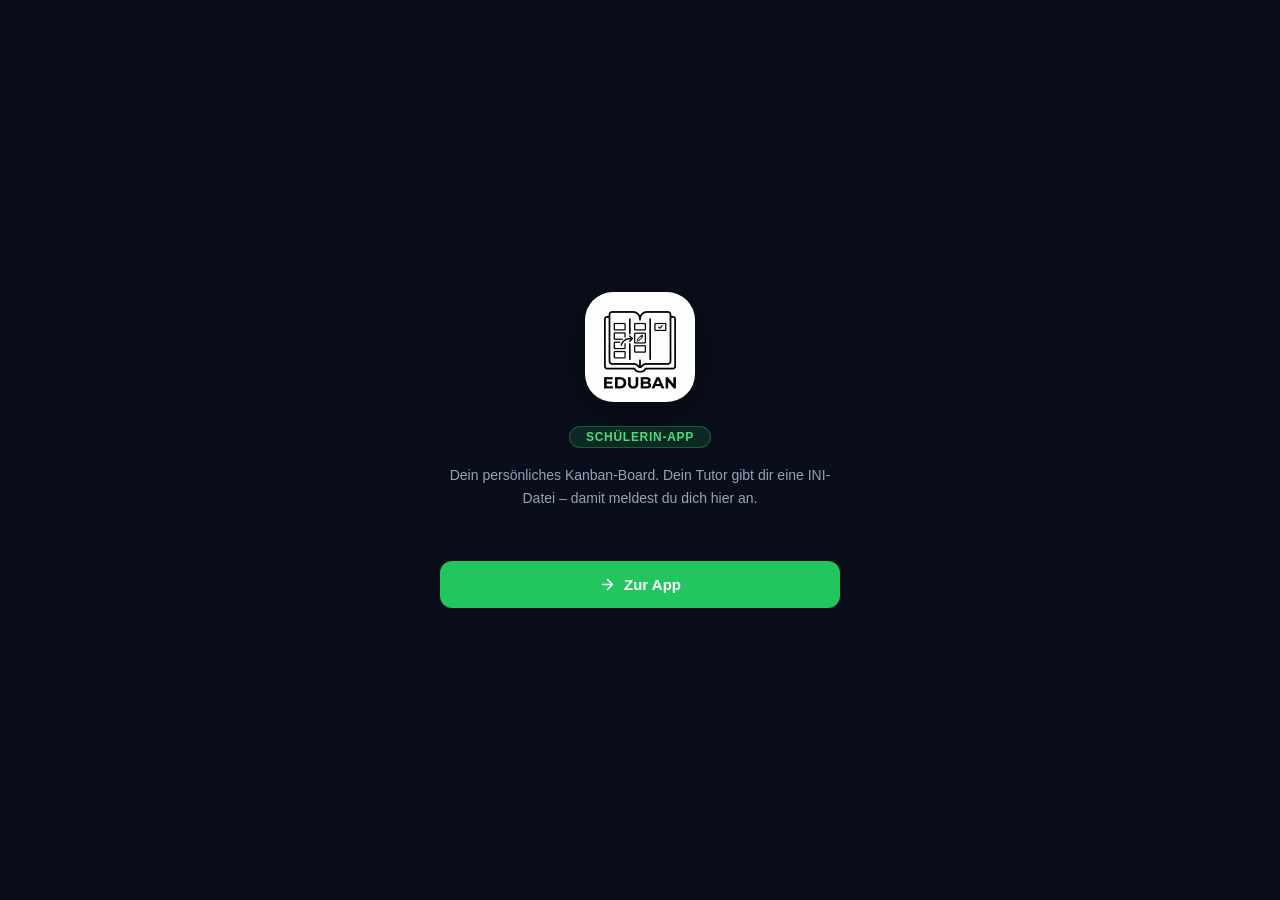
<file: index.html>
<!DOCTYPE html>
<html lang="de">
<head>
  <meta charset="UTF-8"/>
  <meta name="viewport" content="width=device-width, initial-scale=1.0"/>
  <title>EDUBAN – Kanban für Bildung</title>
  <link rel="icon" type="image/png" sizes="512x512" href="images/logo-512.png"/>
  <link rel="icon" type="image/png" sizes="192x192" href="images/logo-192.png"/>
  <link rel="manifest" href="manifest-schueler.json">
  <meta name="theme-color" content="#0a0e1a">
  <meta name="apple-mobile-web-app-capable" content="yes">
  <meta name="apple-mobile-web-app-status-bar-style" content="black-translucent">
  <meta name="apple-mobile-web-app-title" content="EDUBAN">
  <link rel="apple-touch-icon" href="images/logo-192.png">
  <script>
    // Rückwärtskompatibilität: index.html → schueler.html
    window.location.replace('schueler.html');
  </script>
</head>
<body></body>
</html>
</file>
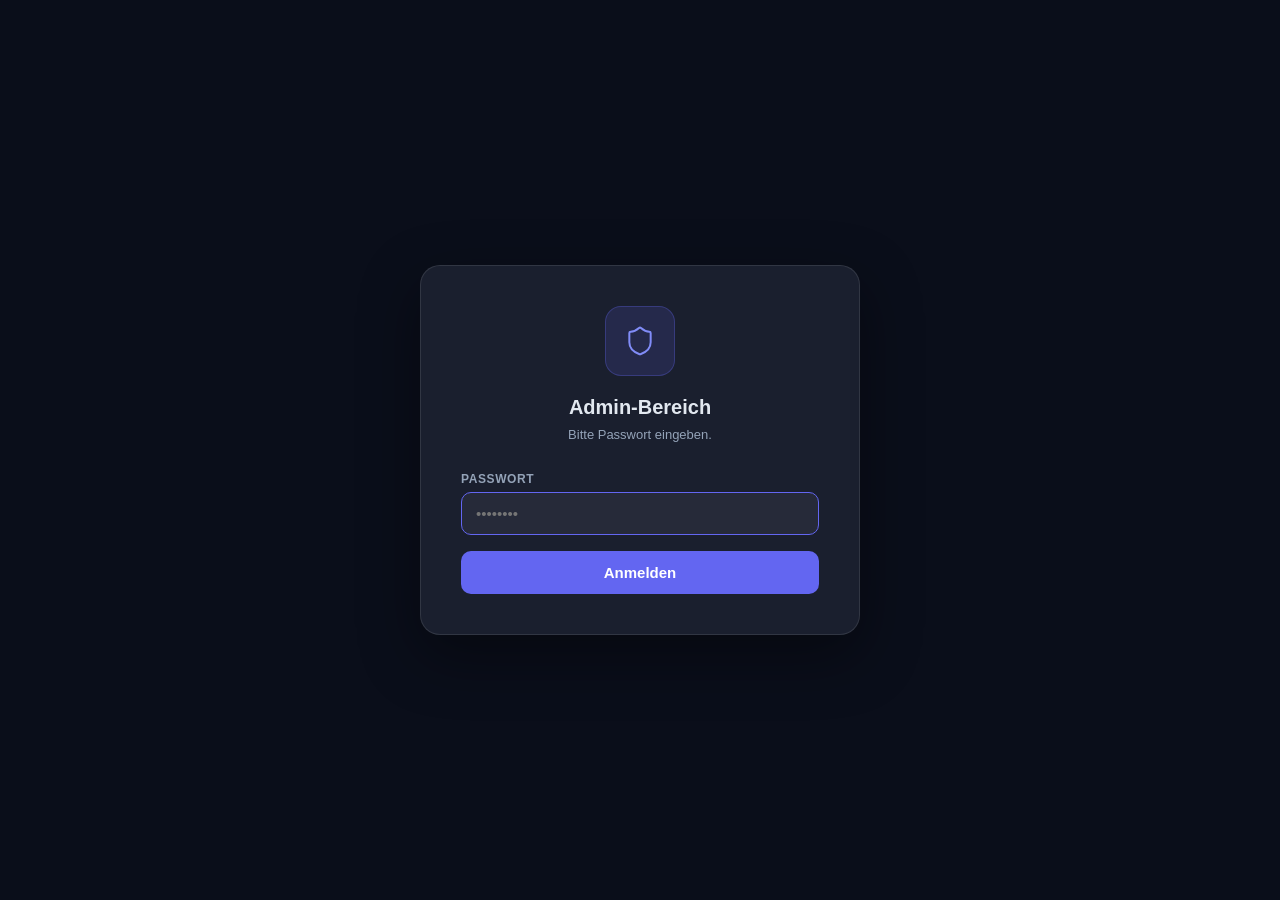
<file: admin.html>
<!DOCTYPE html>
<html lang="de">
<head>
  <meta charset="UTF-8"/>
  <meta name="viewport" content="width=device-width, initial-scale=1.0"/>
  <title>EDUBAN – Admin</title>
  <script src="fonts/lucide.min.js"></script>
  <style>
    *, *::before, *::after { box-sizing: border-box; margin: 0; padding: 0; }
    :root {
      --bg-body: #0a0e1a;
      --bg-panel: #1a1f2e;
      --text: #e2e8f0;
      --text-muted: #94a3b8;
      --border: rgba(255,255,255,0.1);
      --accent: #6366f1;
      --accent-hover: #5254cc;
      --danger: #ef4444;
      --success: #22c55e;
    }
    html, body {
      min-height: 100%;
      background: var(--bg-body);
      color: var(--text);
      font-family: -apple-system, BlinkMacSystemFont, 'Segoe UI', Roboto, sans-serif;
      -webkit-font-smoothing: antialiased;
    }
    body { display:flex; align-items:center; justify-content:center; min-height:100vh; padding:24px; }
    .card {
      background: var(--bg-panel);
      border: 1px solid var(--border);
      border-radius: 20px;
      padding: 40px;
      width: 100%;
      max-width: 440px;
      box-shadow: 0 20px 60px rgba(0,0,0,0.4);
    }
    .icon-wrap { display:flex; justify-content:center; margin-bottom:20px; }
    .icon-box {
      background: rgba(99,102,241,0.15);
      border: 1px solid rgba(99,102,241,0.3);
      border-radius: 16px;
      padding: 18px;
      display: inline-flex;
    }
    h1 { font-size:20px; font-weight:700; text-align:center; margin-bottom:6px; }
    .subtitle { font-size:13px; color:var(--text-muted); text-align:center; margin-bottom:28px; line-height:1.5; }
    .form-group { margin-bottom:16px; }
    label { display:block; font-size:12px; font-weight:600; color:var(--text-muted); text-transform:uppercase; letter-spacing:0.05em; margin-bottom:6px; }
    input[type="text"], input[type="password"] {
      width:100%; background:rgba(255,255,255,0.05); border:1px solid var(--border);
      border-radius:10px; padding:12px 14px; color:var(--text); font-size:15px; outline:none; transition:border-color 0.2s;
    }
    input:focus { border-color:var(--accent); }
    .btn {
      width:100%; padding:13px; border:none; border-radius:10px; font-size:15px; font-weight:600;
      cursor:pointer; display:flex; align-items:center; justify-content:center; gap:8px;
      transition:opacity 0.2s, transform 0.1s; margin-top:8px;
    }
    .btn:active { transform:scale(0.98); }
    .btn:disabled { opacity:0.5; cursor:not-allowed; }
    .btn-primary { background:var(--accent); color:white; }
    .btn-primary:hover:not(:disabled) { background:var(--accent-hover); }
    .btn-ghost { background:rgba(255,255,255,0.06); color:var(--text-muted); border:1px solid var(--border); font-size:13px; padding:10px; }
    .btn-ghost:hover { background:rgba(255,255,255,0.1); }
    .error-msg {
      background:rgba(239,68,68,0.1); border:1px solid rgba(239,68,68,0.3);
      border-radius:8px; padding:10px 12px; font-size:13px; color:var(--danger); margin-bottom:16px; display:none;
    }
    .success-msg {
      background:rgba(34,197,94,0.1); border:1px solid rgba(34,197,94,0.3);
      border-radius:8px; padding:10px 12px; font-size:13px; color:var(--success); margin-bottom:16px; display:none;
    }
    .warning-box {
      background:rgba(239,68,68,0.08); border:1px solid rgba(239,68,68,0.25);
      border-radius:8px; padding:10px 12px; font-size:12px; color:#f87171; margin:12px 0; line-height:1.5;
    }
    .divider { border:none; border-top:1px solid var(--border); margin:24px 0; }
    .screen { display:none; }
    .screen.active { display:block; }
  </style>
</head>
<body>
<div class="card">

  <!-- ── LOGIN ─────────────────────────────────────────── -->
  <div id="screen-login" class="screen">
    <div class="icon-wrap">
      <div class="icon-box">
        <svg width="32" height="32" viewBox="0 0 24 24" fill="none" stroke="#818cf8" stroke-width="1.5" stroke-linecap="round" stroke-linejoin="round"><path d="M20 13c0 5-3.5 7.5-7.66 8.95a1 1 0 0 1-.67-.01C7.5 20.5 4 18 4 13V6a1 1 0 0 1 1-1c2 0 4.5-1.2 6.24-2.72a1.17 1.17 0 0 1 1.52 0C14.51 3.81 17 5 19 5a1 1 0 0 1 1 1z"/></svg>
      </div>
    </div>
    <h1>Admin-Bereich</h1>
    <p class="subtitle">Bitte Passwort eingeben.</p>
    <div id="login-error" class="error-msg"></div>
    <div class="form-group">
      <label>Passwort</label>
      <input type="password" id="login-pw" placeholder="••••••••"/>
    </div>
    <button class="btn btn-primary" id="login-btn" onclick="doLogin()">Anmelden</button>
  </div>

  <!-- ── HAUPTBEREICH ───────────────────────────────────── -->
  <div id="screen-main" class="screen">
    <div class="icon-wrap">
      <div class="icon-box">
        <svg width="32" height="32" viewBox="0 0 24 24" fill="none" stroke="#818cf8" stroke-width="1.5" stroke-linecap="round" stroke-linejoin="round"><path d="M12 2L2 7l10 5 10-5-10-5z"/><path d="M2 17l10 5 10-5"/><path d="M2 12l10 5 10-5"/></svg>
      </div>
    </div>
    <h1>Tutor-INI erstellen</h1>
    <p class="subtitle">Erstellt ein Schlüsselpaar für eine Lehrkraft. Die INI-Datei wird an Schülerinnen und Schüler weitergegeben und kann nur mit dem Masterpasswort entschlüsselt werden.</p>

    <div id="main-error" class="error-msg"></div>
    <div id="main-success" class="success-msg"></div>

    <div class="form-group">
      <label>Name der Lehrkraft</label>
      <input type="text" id="ini-name" placeholder="z. B. Fr. Müller"/>
    </div>
    <div class="form-group">
      <label>Masterpasswort</label>
      <input type="password" id="ini-pw" placeholder="Mindestens 6 Zeichen"/>
    </div>
    <div class="form-group">
      <label>Masterpasswort bestätigen</label>
      <input type="password" id="ini-pw2" placeholder="Wiederholen"/>
    </div>
    <div class="warning-box">
      <strong>Masterpasswort sicher aufbewahren!</strong> Ohne es können Schüler-Daten nicht mehr entschlüsselt werden.
    </div>
    <button class="btn btn-primary" id="ini-btn" onclick="doCreateIni()">
      <svg width="16" height="16" viewBox="0 0 24 24" fill="none" stroke="currentColor" stroke-width="2" stroke-linecap="round" stroke-linejoin="round"><path d="M21 15v4a2 2 0 0 1-2 2H5a2 2 0 0 1-2-2v-4"/><polyline points="7 10 12 15 17 10"/><line x1="12" y1="15" x2="12" y2="3"/></svg>
      INI-Datei erstellen &amp; speichern
    </button>
    <hr class="divider"/>
    <button class="btn btn-ghost" onclick="doLogout()">Abmelden</button>
  </div>

</div>
<script>
// ── VERIFIKATIONSTOKEN (generiert aus Passwort "jephtha1" via PBKDF2) ──────
// Der Token beweist, dass das eingegebene Passwort korrekt ist.
// Das Passwort selbst ist nicht im HTML gespeichert — nur das Ergebnis
// einer Einwegfunktion. Brute-Force wird durch 200.000 PBKDF2-Iterationen erschwert.
const VERIFY = {
  salt:  "jsAJjyWj5X2FMUSfDift1w==",
  token: "nc5+7sBZla6e+lmgA16anvM5D6fkrQjUKJJH2Cr9BY0="
};

// ── HILFSFUNKTIONEN ───────────────────────────────────────
function toB64(arr) {
  let s = ''; const b = new Uint8Array(arr);
  for (let i = 0; i < b.length; i++) s += String.fromCharCode(b[i]);
  return btoa(s);
}
function fromB64(s) { return Uint8Array.from(atob(s), c => c.charCodeAt(0)); }

async function deriveKeyRaw(password, salt) {
  const mat = await crypto.subtle.importKey('raw', new TextEncoder().encode(password), 'PBKDF2', false, ['deriveKey']);
  const key = await crypto.subtle.deriveKey(
    { name: 'PBKDF2', salt, iterations: 200000, hash: 'SHA-256' },
    mat, { name: 'AES-GCM', length: 256 }, true, ['encrypt']
  );
  return toB64(new Uint8Array(await crypto.subtle.exportKey('raw', key)));
}

async function encryptStr(str, password) {
  const salt = crypto.getRandomValues(new Uint8Array(16));
  const iv   = crypto.getRandomValues(new Uint8Array(12));
  const mat  = await crypto.subtle.importKey('raw', new TextEncoder().encode(password), 'PBKDF2', false, ['deriveKey']);
  const key  = await crypto.subtle.deriveKey(
    { name: 'PBKDF2', salt, iterations: 200000, hash: 'SHA-256' },
    mat, { name: 'AES-GCM', length: 256 }, false, ['encrypt']
  );
  const enc = await crypto.subtle.encrypt({ name: 'AES-GCM', iv }, key, new TextEncoder().encode(str));
  return { salt: toB64(salt), iv: toB64(iv), data: toB64(new Uint8Array(enc)) };
}

// ── PASSWORT-PRÜFUNG ──────────────────────────────────────
async function verifyPassword(entered) {
  const derived = await deriveKeyRaw(entered, fromB64(VERIFY.salt));
  return derived === VERIFY.token;
}

// ── SCREEN-VERWALTUNG ─────────────────────────────────────
function showScreen(id) {
  document.querySelectorAll('.screen').forEach(s => s.classList.remove('active'));
  document.getElementById(id).classList.add('active');
}
function showError(id, msg) { const el = document.getElementById(id); el.textContent = msg; el.style.display = 'block'; }
function clearMsgs() { ['login-error','main-error','main-success'].forEach(id => { const el = document.getElementById(id); if(el){ el.textContent=''; el.style.display='none'; }}); }

// ── LOGIN ─────────────────────────────────────────────────
async function doLogin() {
  clearMsgs();
  const pw  = document.getElementById('login-pw').value;
  if (!pw) { showError('login-error', 'Bitte Passwort eingeben.'); return; }

  const btn = document.getElementById('login-btn');
  btn.disabled = true; btn.textContent = 'Prüfe…';

  try {
    const ok = await verifyPassword(pw);
    if (!ok) {
      showError('login-error', 'Falsches Passwort.');
      document.getElementById('login-pw').value = '';
    } else {
      document.getElementById('login-pw').value = '';
      showScreen('screen-main');
      setTimeout(() => document.getElementById('ini-name').focus(), 100);
    }
  } catch(e) {
    showError('login-error', 'Fehler bei der Prüfung.');
  } finally {
    btn.disabled = false; btn.textContent = 'Anmelden';
  }
}

function doLogout() {
  clearMsgs();
  ['ini-name','ini-pw','ini-pw2'].forEach(id => { const el = document.getElementById(id); if(el) el.value = ''; });
  showScreen('screen-login');
  setTimeout(() => document.getElementById('login-pw').focus(), 100);
}

// ── INI ERSTELLEN ─────────────────────────────────────────
async function doCreateIni() {
  clearMsgs();
  const name = document.getElementById('ini-name').value.trim();
  const pw   = document.getElementById('ini-pw').value;
  const pw2  = document.getElementById('ini-pw2').value;

  if (!name)         { showError('main-error', 'Bitte Namen eingeben.'); return; }
  if (pw.length < 6) { showError('main-error', 'Masterpasswort muss mindestens 6 Zeichen haben.'); return; }
  if (pw !== pw2)    { showError('main-error', 'Passwörter stimmen nicht überein.'); return; }

  const btn = document.getElementById('ini-btn');
  btn.disabled = true; btn.textContent = 'Schlüssel werden generiert…';

  try {
    // RSA-Schlüsselpaar erstellen
    const pair = await crypto.subtle.generateKey(
      { name: 'RSA-OAEP', modulusLength: 2048, publicExponent: new Uint8Array([1,0,1]), hash: 'SHA-256' },
      true, ['encrypt', 'decrypt']
    );
    const pubJwk  = await crypto.subtle.exportKey('jwk', pair.publicKey);
    const privJwk = await crypto.subtle.exportKey('jwk', pair.privateKey);
    const encPriv = await encryptStr(JSON.stringify(privJwk), pw);

    const iniJson = JSON.stringify({
      kanbanfluss_ini: true, version: 1,
      teacherName: name, publicKey: pubJwk, encryptedPrivateKey: encPriv,
      createdAt: new Date().toISOString()
    }, null, 2);

    const suggestedName = name.replace(/\s+/g, '_') + '.ini';

    if (window.showSaveFilePicker) {
      try {
        const handle = await window.showSaveFilePicker({
          suggestedName,
          types: [{ description: 'EDUBAN Tutor-INI', accept: { 'application/json': ['.ini'] } }],
        });
        const w = await handle.createWritable();
        await w.write(iniJson); await w.close();
      } catch(e) {
        if (e.name === 'AbortError') return;
        throw e;
      }
    } else {
      const blob = new Blob([iniJson], { type: 'application/json' });
      const url  = URL.createObjectURL(blob);
      const a    = document.createElement('a');
      a.href = url; a.download = suggestedName; a.click();
      URL.revokeObjectURL(url);
    }

    ['ini-name','ini-pw','ini-pw2'].forEach(id => { const el = document.getElementById(id); if(el) el.value=''; });
    const suc = document.getElementById('main-success');
    suc.textContent = `✅ "${suggestedName}" wurde erstellt und gespeichert.`;
    suc.style.display = 'block';
  } catch(e) {
    showError('main-error', 'Fehler: ' + e.message);
  } finally {
    btn.disabled = false;
    btn.innerHTML = '<svg width="16" height="16" viewBox="0 0 24 24" fill="none" stroke="currentColor" stroke-width="2" stroke-linecap="round" stroke-linejoin="round"><path d="M21 15v4a2 2 0 0 1-2 2H5a2 2 0 0 1-2-2v-4"/><polyline points="7 10 12 15 17 10"/><line x1="12" y1="15" x2="12" y2="3"/></svg> INI-Datei erstellen &amp; speichern';
  }
}

// ── ENTER-TASTE & INIT ────────────────────────────────────
document.addEventListener('DOMContentLoaded', () => {
  document.getElementById('login-pw').addEventListener('keydown', e => { if (e.key === 'Enter') doLogin(); });
  document.getElementById('ini-pw2').addEventListener('keydown', e => { if (e.key === 'Enter') doCreateIni(); });
  showScreen('screen-login');
  setTimeout(() => document.getElementById('login-pw').focus(), 100);
});
</script>
</body>
</html>
</file>
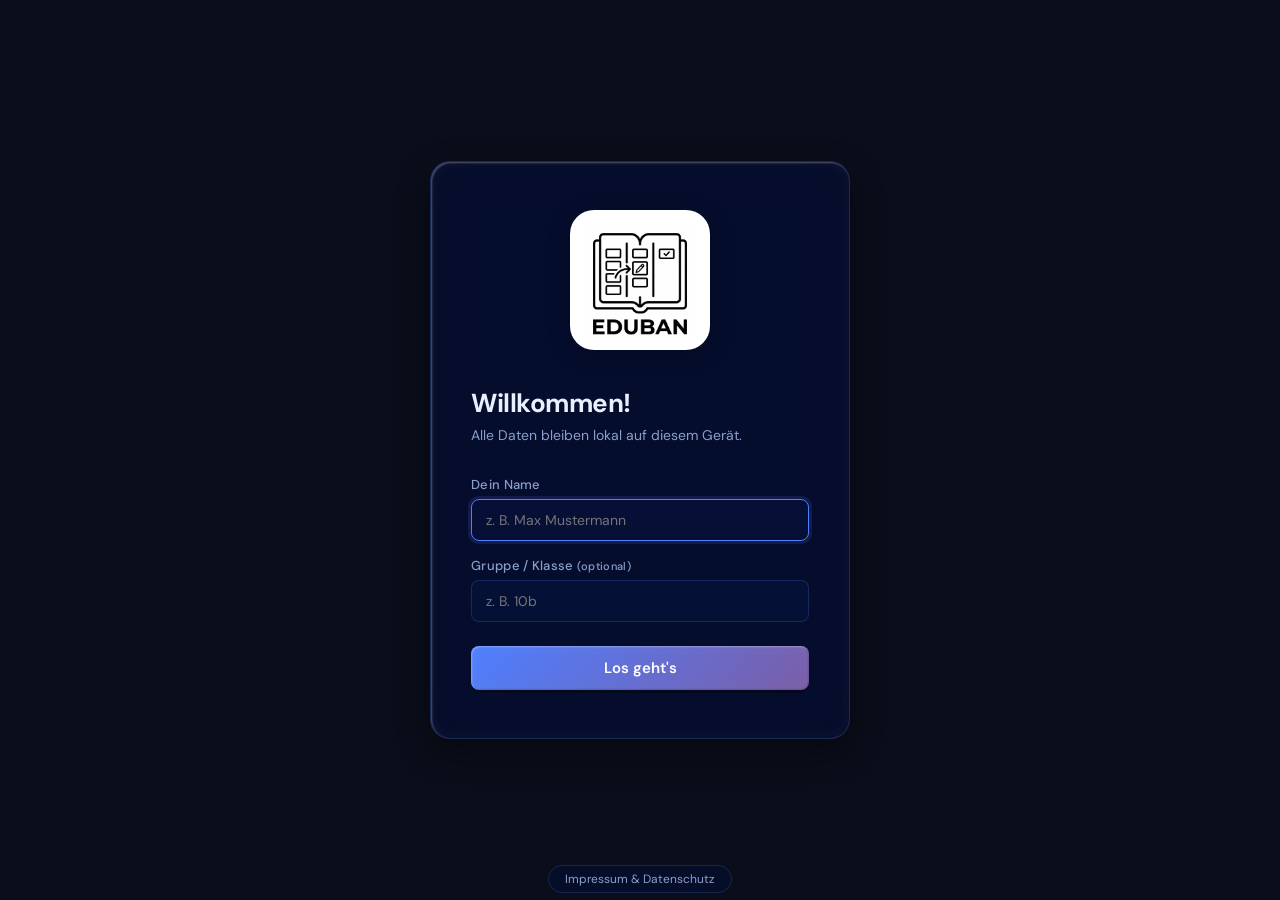
<file: app.html>
<!DOCTYPE html>
<html lang="de">
<head>
  <meta charset="UTF-8" />
  <meta name="viewport" content="width=device-width, initial-scale=1.0, maximum-scale=1.0, user-scalable=no"/>
  <title>EDUBAN – Board</title>

  <link rel="icon" type="image/png" sizes="512x512" href="images/logo-512.png"/>
  <link rel="icon" type="image/png" sizes="192x192" href="images/logo-192.png"/>
  
  <script src="fonts/lucide.min.js"></script>

  <link rel="stylesheet" href="style.css?v=15" />

<link rel="manifest" href="manifest.json">
  <meta name="theme-color" content="#0a0e1a">
  <meta name="mobile-web-app-capable" content="yes"> <meta name="apple-mobile-web-app-capable" content="yes"> <meta name="apple-mobile-web-app-status-bar-style" content="black-translucent">
  <meta name="apple-mobile-web-app-title" content="EDUBAN">
  <link rel="apple-touch-icon" href="images/logo-192.png">
  <script>
    if ('serviceWorker' in navigator) {
      window.addEventListener('load', () => {
        navigator.serviceWorker.register('sw.js').catch(err => console.log('SW Error:', err));
      });
    }
  </script>

</head>
  
<body>

<div id="bg-layer"></div>
<div id="bg-overlay"></div>

<div id="loading-screen" class="loading">
  <div class="spinner"></div>
  <span>Wird geladen…</span>
</div>

<!-- ── SCHÜLER-LOGIN-SCREEN ───────────────────────────── -->
<div id="student-auth-screen" style="display:none; position:fixed; inset:0; background:var(--bg-body); z-index:900; overflow-y:auto; flex-direction:column; align-items:center; justify-content:flex-start; padding:20px;">
  <div class="auth-box" style="max-width:420px; margin:auto;">
    <div class="auth-logo">
      <div style="background:#ffffff; border-radius:24px; width:100px; height:100px; display:flex; align-items:center; justify-content:center; box-shadow:0 4px 24px rgba(0,0,0,0.15);">
        <img src="images/logo.png" style="width:78px; height:78px; object-fit:contain;" alt="EDUBAN" onerror="this.style.display='none';"/>
      </div>
    </div>

    <!-- Schritt 1: INI-Datei hochladen -->
    <div id="student-step-teacher" style="display:none;">
      <div class="auth-title" style="font-size:20px;">Tutor-Datei laden</div>
      <div class="auth-subtitle" style="margin-bottom:20px;">Dein Tutor hat dir eine <strong>.ini-Datei</strong> gegeben. Lade sie hier hoch:</div>
      <input type="file" id="ini-file-input" accept=".ini,.json" style="display:none;" onchange="loadIniFromFile(event)"/>
      <button class="btn btn-primary" onclick="document.getElementById('ini-file-input').click()" style="width:100%; padding:14px; font-size:15px; display:flex; align-items:center; justify-content:center; gap:8px;">
        <i data-lucide="folder-open" style="width:18px;height:18px;"></i> INI-Datei auswählen
      </button>
      <div id="ini-load-error" style="color:#ef4444; font-size:13px; margin-top:12px; min-height:18px;"></div>
      <div style="font-size:12px; color:var(--text-muted); margin-top:16px; line-height:1.5; text-align:center;">
        Noch keine INI-Datei? Bitte deinen Tutor, eine zu erstellen.
      </div>
    </div>

    <!-- Schritt 2: Name + Passwort -->
    <div id="student-step-register" style="display:none;">
      <div class="auth-title" style="font-size:20px;">Anmelden</div>
      <div style="font-size:13px; color:var(--text-muted); margin-bottom:4px;">Tutor: <strong id="student-teacher-label" style="color:var(--text);"></strong></div>
      <input type="hidden" id="student-teacher-hidden"/>
      <div style="background:rgba(239,68,68,0.1); border:1px solid rgba(239,68,68,0.3); border-radius:8px; padding:10px 12px; font-size:12px; color:#ef4444; margin:12px 0; line-height:1.5;">
        <i data-lucide="alert-triangle" style="width:14px;height:14px;vertical-align:-2px;flex-shrink:0;"></i> <strong>Merke dir dein Passwort!</strong> Ohne es kannst du deine gespeicherten Daten nicht mehr öffnen.
      </div>
      <div class="form-group">
        <label>Dein Name</label>
        <input type="text" id="student-reg-name" placeholder="Vor- und Nachname" autocomplete="name"/>
      </div>
      <div class="form-group">
        <label>Passwort wählen</label>
        <input type="password" id="student-reg-pw" placeholder="Mindestens 4 Zeichen"/>
      </div>
      <div class="form-group">
        <label>Passwort bestätigen</label>
        <input type="password" id="student-reg-pw2" placeholder="Passwort wiederholen"/>
      </div>
      <div id="student-reg-error" style="color:#ef4444; font-size:13px; min-height:18px; margin-bottom:8px;"></div>
      <button id="student-reg-submit" class="btn btn-primary" onclick="submitStudentRegister()" style="width:100%;">Anmelden</button>
      <div style="text-align:center; margin-top:20px; padding-top:16px; border-top:1px solid var(--border);">
        <span style="font-size:12px; color:var(--text-muted);">Neu hier oder Tutorwechsel?</span><br>
        <button onclick="showTeacherSelection()" style="margin-top:6px; background:none; border:none; color:var(--accent); font-size:13px; cursor:pointer; text-decoration:underline; padding:0;">Melde dich neu an.</button>
      </div>
    </div>

    <!-- Schritt 3: Wiederkehrende Schülerin / wiederkehrender Schüler -->
    <div id="student-step-login" style="display:none;">
      <div class="auth-title" style="font-size:20px;">Willkommen zurück!</div>
      <div style="font-size:14px; color:var(--text); margin-bottom:4px; display:flex; align-items:center; gap:6px;"><i data-lucide="user-circle" style="width:16px;height:16px;"></i> <strong id="student-login-username"></strong></div>
      <div style="font-size:13px; color:var(--text-muted); margin-bottom:16px;">Tutor: <strong id="student-login-teacher" style="color:var(--text);"></strong></div>
      <div class="form-group">
        <label>Dein Passwort</label>
        <input type="password" id="student-login-pw" placeholder="Passwort eingeben"/>
      </div>
      <div id="student-login-error" style="color:#ef4444; font-size:13px; min-height:18px; margin-bottom:8px;"></div>
      <button id="student-login-submit" class="btn btn-primary" onclick="submitStudentLogin()" style="width:100%;">Anmelden</button>
      <div style="text-align:center; margin-top:20px; padding-top:16px; border-top:1px solid var(--border);">
        <span style="font-size:12px; color:var(--text-muted);">Neu hier oder Tutorwechsel?</span><br>
        <button onclick="resetStudentAuth()" style="margin-top:6px; background:none; border:none; color:var(--accent); font-size:13px; cursor:pointer; text-decoration:underline; padding:0;">Melde dich neu an.</button>
      </div>
    </div>
  </div>
</div>

<!-- ── PROFIL-EINGABE LEHRER (erster Start) ──────────── -->
<div id="auth-screen" style="display:none;">
  <div class="auth-box">
    <div class="auth-logo">
      <div style="background:#ffffff; border-radius:24px; width:140px; height:140px; display:flex; align-items:center; justify-content:center; box-shadow:0 4px 24px rgba(0,0,0,0.15);">
        <img src="images/logo.png" style="width:110px; height:110px; object-fit:contain;" alt="EDUBAN" onerror="this.style.display='none';"/>
      </div>
    </div>
    <div class="auth-title">Willkommen!</div>
    <div class="auth-subtitle">Alle Daten bleiben lokal auf diesem Gerät.</div>
    <div class="error-msg" id="profile-error"></div>
    <div class="form-group">
      <label>Dein Name</label>
      <input type="text" id="profile-name" placeholder="z. B. Max Mustermann" autocomplete="name"/>
    </div>
    <div class="form-group">
      <label>Gruppe / Klasse <span style="color:var(--text-muted); font-size:11px;">(optional)</span></label>
      <input type="text" id="profile-group" placeholder="z. B. 10b"/>
    </div>
    <button class="btn btn-primary" onclick="saveProfile()" style="width:100%; margin-top:8px;">Los geht's</button>
    <div id="tutor-relogin-hint" style="display:none; text-align:center; margin-top:20px; padding-top:16px; border-top:1px solid var(--border);">
      <span style="font-size:12px; color:var(--text-muted);">Bereits registriert?</span><br>
      <button onclick="resumeTutorSession()" style="margin-top:6px; background:none; border:none; color:var(--accent); font-size:13px; cursor:pointer; text-decoration:underline; padding:0;">Zurück zur App.</button>
    </div>
  </div>
</div>

<div id="app-screen">
  <div class="sidebar-backdrop" id="sidebar-backdrop" onclick="closeSidebar()"></div>


  <div class="main-layout">
    <div class="sidebar" id="sidebar-el">
      <div class="sidebar-grip" id="sidebar-grip" onclick="toggleSidebar()" title="Sidebar ein-/ausblenden">
        <svg xmlns="http://www.w3.org/2000/svg" width="10" height="24" viewBox="0 0 10 24">
          <circle cx="5" cy="6" r="1.5" fill="rgba(80,100,160,0.7)"/>
          <circle cx="5" cy="12" r="1.5" fill="rgba(80,100,160,0.7)"/>
          <circle cx="5" cy="18" r="1.5" fill="rgba(80,100,160,0.7)"/>
        </svg>
      </div>

      <div class="sidebar-header">
  <div class="logo-section">
    <div class="logo-wrapper">
      <img src="images/logo-512.png" alt="Logo" onerror="this.style.display='none';"/>
    </div>
    <div style="overflow:hidden; min-width:0;">
      <div class="sidebar-brand-name">EDUBAN</div>
      <div class="sidebar-brand-sub">Kanban für Bildung</div>
    </div>
  </div>
  
  <div id="user-sidebar-info" onclick="openProfileEdit()" style="cursor: pointer; display: flex; align-items: center; gap: 10px; padding: 6px 8px; border-radius: 6px; transition: background 0.2s;" onmouseover="this.style.backgroundColor='var(--bg-hover)'" onmouseout="this.style.backgroundColor='transparent'">
  
  <i class="icon-user user-icon" style="flex-shrink: 0; font-size: 16px;"></i>
  
  <div style="display: flex; flex-direction: column; overflow: hidden; flex-grow: 1;">
    <span id="user-name-display" style="font-weight: 600; white-space: nowrap; overflow: hidden; text-overflow: ellipsis;">Lädt...</span>
    <span style="font-size: 11px; color: var(--text-muted); margin-top: 2px;">
      Gruppe: <span id="sidebar-user-group">...</span>
    </span>
    <span id="sidebar-role-badge" style="display:inline-block; margin-top:3px; font-size:10px; font-weight:700; letter-spacing:0.04em; padding:1px 7px; border-radius:20px; background:rgba(99,102,241,0.2); color:#818cf8; border:1px solid rgba(99,102,241,0.35);">Lehrkraft</span>
  </div>

  <i class="icon-edit" style="color: var(--text-muted); flex-shrink: 0; font-size: 12px;"></i>

</div>
</div>
      
      <div class="sidebar-boards-area">
        <div class="sidebar-section">
          <div class="sidebar-label">Meine Boards</div>
          <div id="boards-list"></div>
          <button class="btn-new-board" onclick="showNewBoard()">
            <svg xmlns="http://www.w3.org/2000/svg" width="14" height="14" viewBox="0 0 24 24" fill="none" stroke="currentColor" stroke-width="2" stroke-linecap="round" stroke-linejoin="round"><path d="M5 12h14"/><path d="M12 5v14"/></svg> Neues Board
          </button>
        </div>
      </div>

      <div class="sidebar-bottom">
        <div class="sidebar-divider-line"></div>
        <button class="sidebar-action-btn" onclick="toggleSettingsPanel()">
          <svg xmlns="http://www.w3.org/2000/svg" width="16" height="16" viewBox="0 0 24 24" fill="none" stroke="currentColor" stroke-width="2" stroke-linecap="round" stroke-linejoin="round"><rect width="18" height="18" x="3" y="3" rx="2"/><circle cx="9" cy="9" r="2"/><path d="m21 15-3.086-3.086a2 2 0 0 0-2.828 0L6 21"/></svg> Einstellungen
        </button>
        <button class="sidebar-action-btn" onclick="openHelp()">
          <svg xmlns="http://www.w3.org/2000/svg" width="16" height="16" viewBox="0 0 24 24" fill="none" stroke="currentColor" stroke-width="2" stroke-linecap="round" stroke-linejoin="round"><path d="M2 3h6a4 4 0 0 1 4 4v14a3 3 0 0 0-3-3H2z"/><path d="M22 3h-6a4 4 0 0 0-4 4v14a3 3 0 0 1 3-3h7z"/></svg> Hilfe
        </button>
        <button class="sidebar-action-btn" onclick="openAdminArea()" id="sidebar-admin-btn">
          <svg xmlns="http://www.w3.org/2000/svg" width="16" height="16" viewBox="0 0 24 24" fill="none" stroke="currentColor" stroke-width="2" stroke-linecap="round" stroke-linejoin="round"><path d="M20 13c0 5-3.5 7.5-7.66 8.95a1 1 0 0 1-.67-.01C7.5 20.5 4 18 4 13V6a1 1 0 0 1 1-1c2 0 4.5-1.2 6.24-2.72a1.17 1.17 0 0 1 1.52 0C14.51 3.81 17 5 19 5a1 1 0 0 1 1 1z"/></svg> Admin
        </button>
        <button class="sidebar-action-btn" onclick="toggleFilemanagementPanel()">
          <i data-lucide="hard-drive-download" style="width:16px;height:16px;"></i> Dateien
        </button>
        <div class="sidebar-divider-line"></div>
        <button class="sidebar-action-btn" onclick="openProfileEdit()">
          <svg xmlns="http://www.w3.org/2000/svg" width="16" height="16" viewBox="0 0 24 24" fill="none" stroke="currentColor" stroke-width="2" stroke-linecap="round" stroke-linejoin="round"><path d="M20 21v-2a4 4 0 0 0-4-4H8a4 4 0 0 0-4 4v2"/><circle cx="12" cy="7" r="4"/></svg> Profil bearbeiten
        </button>
        <div class="sidebar-divider-line"></div>
        <button class="sidebar-action-btn" id="sidebar-relogin-btn" onclick="resetTutorProfile()" style="font-size:12px; opacity:0.75;">
          <i data-lucide="rotate-ccw" style="width:16px;height:16px;"></i> Neu anmelden
        </button>
        <button class="sidebar-action-btn" id="sidebar-logout-btn" onclick="logoutUser()" style="color: var(--danger, #ef4444);">
          <i data-lucide="log-out" style="width:16px;height:16px;"></i> Abmelden
        </button>
      </div>
    </div>

    <div class="board-area" id="board-area">
      <div class="sidebar-grip" id="sidebar-grip" onclick="toggleSidebar()" title="Sidebar ein-/ausblenden">
        <svg xmlns="http://www.w3.org/2000/svg" width="10" height="24" viewBox="0 0 10 24">
          <circle cx="5" cy="6" r="1.5" fill="rgba(80,100,160,0.7)"/>
          <circle cx="5" cy="12" r="1.5" fill="rgba(80,100,160,0.7)"/>
          <circle cx="5" cy="18" r="1.5" fill="rgba(80,100,160,0.7)"/>
        </svg>
      </div>
      <div class="empty-state" id="empty-state">
        <div class="empty-icon">
          <img src="images/logo.png" alt="EDUBAN" style="width:100%; height:100%; object-fit:contain;" onerror="this.style.display='none';"/>
        </div>
        <div class="empty-title">Willkommen!</div>
        <div class="empty-sub">Erstelle dein erstes Board und organisiere deine Aufgaben.</div>
        <button class="btn-create-first" onclick="showNewBoard()">Erstes Board erstellen</button>
      </div>
      <div id="board-content" style="display:none;">

        
       <div class="board-header" style="display:flex; align-items:center; gap:12px; flex-wrap:wrap;">
          <div class="board-title-display" id="board-title-display" onclick="editBoardName()" title="Klicken zum Bearbeiten"></div>
          <input type="text" id="board-title-input" class="board-title-input" style="display:none;" onblur="saveBoardName()" onkeydown="if(event.key === 'Enter') saveBoardName()" />

          <div style="flex:1;"></div>

        <button class="btn-circle" id="btn-aging-pause" onclick="toggleAgingPause()" data-tooltip="Aging pausieren">
  <i data-lucide="hourglass" id="aging-pause-icon" style="width:20px;height:20px;"></i>
</button>

         <button class="btn-circle" id="btn-undo" onclick="undoLastAction()" title="Nichts zum Rückgängigmachen">
  <svg xmlns="http://www.w3.org/2000/svg" width="20" height="20" viewBox="0 0 24 24" fill="none" stroke="currentColor" stroke-width="2" stroke-linecap="round" stroke-linejoin="round"><polyline points="1 4 1 10 7 10"/><path d="M3.51 15a9 9 0 1 0 2.13-9.36L1 10"/></svg>
</button>

          <button class="btn-circle" onclick="openUBahnModal()" data-tooltip="Streckennetz">
            <i data-lucide="train-front"></i>
          </button>

          <button class="btn-circle" onclick="showExport()" data-tooltip="In Text umwandeln">
            <i data-lucide="file-text"></i>
          </button>
          
          <button class="btn-circle" onclick="showImport()" data-tooltip="KI Import">
  <i data-lucide="download"></i>
</button>
          
          <button class="btn-circle" onclick="showAiPrompt()" data-tooltip="KI-Assistent">
            <svg xmlns="http://www.w3.org/2000/svg" width="20" height="20" viewBox="0 0 24 24" fill="none" stroke="currentColor" stroke-width="2" stroke-linecap="round" stroke-linejoin="round"><path d="M12 8V4H8"/><rect width="16" height="12" x="4" y="8" rx="2"/><path d="M2 14h2"/><path d="M20 14h2"/><path d="M15 13v2"/><path d="M9 13v2"/></svg>
          </button>
        </div>

        
        <div class="columns-container" id="columns-container"></div>
      </div>
    </div>
  </div>
</div>

<div id="modal-new-board" class="modal-overlay" style="display:none;" onclick="closeModal('modal-new-board')">
  <div class="modal" onclick="event.stopPropagation()" style="max-width:480px;">
    <div style="display:flex; align-items:center; gap:8px; margin-bottom:24px;">
      <div class="wizard-step active" id="ws-1">1</div>
      <div class="wizard-line"></div>
      <div class="wizard-step" id="ws-2">2</div>
      <div class="wizard-line"></div>
      <div class="wizard-step" id="ws-3">3</div>
      <span style="margin-left:8px; font-size:13px; color:var(--text-muted);" id="wizard-label">Board benennen</span>
    </div>

    <div id="wizard-step-1">
      <div class="modal-title">Wie soll das Board heißen?</div>
      <div class="form-group" style="margin-top:16px;">
        <label>Board-Name</label>
        <input type="text" id="new-board-name" placeholder="z.B. Schulprojekt, Sprint 1, Privat…"/>
      </div>
      <div class="modal-actions">
        <button class="btn-sm btn-sm-ghost" onclick="closeModal('modal-new-board')">Abbrechen</button>
        <button class="btn-sm btn-sm-primary" onclick="wizardNext(2)">Weiter →</button>
      </div>
    </div>

    <div id="wizard-step-2" style="display:none;">
      <div class="modal-title">Wie viele Personen arbeiten mit?</div>
      <p style="font-size:13px; color:var(--text-muted); margin:8px 0 20px;">Das WIP-Limit wird automatisch berechnet.</p>
      <div class="member-count-grid" id="member-count-grid"></div>
      <div class="modal-actions">
        <button class="btn-sm btn-sm-ghost" onclick="wizardNext(1)">← Zurück</button>
        <button class="btn-sm btn-sm-primary" onclick="wizardNext(3)">Weiter →</button>
      </div>
    </div>

    <div id="wizard-step-3" style="display:none;">
      <div class="modal-title">Wie heißen die Teammitglieder?</div>
      <p style="font-size:13px; color:var(--text-muted); margin:8px 0 16px;">Nicknames oder Vornamen – wie ihr möchtet.</p>
      <div id="nickname-inputs"></div>
      <div class="modal-actions">
        <button class="btn-sm btn-sm-ghost" onclick="wizardNext(2)">← Zurück</button>
        <button class="btn-sm btn-sm-primary" onclick="createBoard()">Board erstellen ✓</button>
      </div>
    </div>
  </div>
</div>

<div id="modal-new-column" class="modal-overlay" style="display:none;" onclick="closeModal('modal-new-column')">
  <div class="modal" onclick="event.stopPropagation()">
    <div class="modal-title">Neue Spalte hinzufügen</div>
    <div class="form-group">
      <label>Spaltenname</label>
      <input type="text" id="new-column-name" placeholder="z.B. Offen, In Bearbeitung, Fertig…"/>
    </div>
    <div class="modal-actions">
      <button class="btn-sm btn-sm-ghost" onclick="closeModal('modal-new-column')">Abbrechen</button>
      <button class="btn-sm btn-sm-primary" onclick="createColumn()">Hinzufügen</button>
    </div>
  </div>
</div>

<div id="modal-edit-card" class="modal-overlay" style="display:none;" onclick="closeModal('modal-edit-card')">
  <div class="modal" onclick="event.stopPropagation()">
    <div class="modal-title">Karte bearbeiten</div>
    <input type="hidden" id="edit-card-id"/>
    <input type="hidden" id="edit-card-col"/>
    
    <div class="form-group">
      <label>Text</label>
      <textarea id="edit-card-text" class="add-card-textarea" rows="2"></textarea>
    </div>

    <div class="form-group">
      <label>Beschreibung</label>
      <textarea id="edit-card-description" rows="3" style="width: 100%; padding: 8px; border-radius: 6px; border: 1px solid var(--border); background: var(--bg-card); color: var(--text);"></textarea>
    </div>

    <div class="form-group">
      <label>Geschätzte Bearbeitungszeit</label>
      <div style="display: flex; gap: 10px;">
        <div style="flex: 1; display: flex; flex-direction: column; gap: 4px;">
          <input type="number" id="edit-card-time-d" min="0" placeholder="0" style="width: 100%; padding: 8px; border-radius: 6px; border: 1px solid var(--border); background: var(--bg-card); color: var(--text);">
          <span style="font-size: 10px; color: var(--text-muted);">Tage</span>
        </div>
        <div style="flex: 1; display: flex; flex-direction: column; gap: 4px;">
          <input type="number" id="edit-card-time-h" min="0" max="23" placeholder="0" style="width: 100%; padding: 8px; border-radius: 6px; border: 1px solid var(--border); background: var(--bg-card); color: var(--text);">
          <span style="font-size: 10px; color: var(--text-muted);">Stunden</span>
        </div>
        <div style="flex: 1; display: flex; flex-direction: column; gap: 4px;">
          <input type="number" id="edit-card-time-m" min="0" max="59" placeholder="0" style="width: 100%; padding: 8px; border-radius: 6px; border: 1px solid var(--border); background: var(--bg-card); color: var(--text);">
          <span style="font-size: 10px; color: var(--text-muted);">Minuten</span>
        </div>
      </div>
    </div>

    <div style="display:grid; grid-template-columns:1fr 1fr; gap:12px; margin-top: 12px;">
      <div class="form-group">
        <label>Priorität</label>
        <select id="edit-card-priority" class="priority-select" style="width:100%">
          <option value="">Keine</option>
          <option value="hoch">🔴 Hoch</option>
          <option value="mittel">🟡 Mittel</option>
          <option value="niedrig">🟢 Niedrig</option>
        </select>
      </div>
      <div class="form-group">
        <label>Fälligkeitsdatum</label>
        <input type="date" id="edit-card-due" style="color-scheme:dark; width:100%; padding: 8px; border-radius: 6px; border: 1px solid var(--border); background: var(--bg-card); color: var(--text);"/>
      </div>
    </div>
    
    <div class="form-group">
      <label>Zuweisen an</label>
      <select id="edit-card-assignee" class="priority-select" style="width:100%">
        <option value="">– Niemand –</option>
      </select>
    </div>
    
    <div class="modal-actions">
      <button class="btn-sm btn-sm-ghost" onclick="closeModal('modal-edit-card')">Abbrechen</button>
      <button class="btn-sm btn-sm-primary" onclick="saveEditCard()">Speichern</button>
    </div>
  </div>
</div>

  
<div id="modal-edit-board-meta" class="modal-overlay" style="display:none;" onclick="closeModal('modal-edit-board-meta')">
  <div class="modal" onclick="event.stopPropagation()">
    <div class="modal-title">Board-Einstellungen</div>
    
    <input type="hidden" id="edit-board-id" />

    <div class="form-group">
      <label>Board-Name</label>
      <input type="text" id="edit-board-name" style="width:100%; padding: 8px; border-radius: 4px; border: 1px solid var(--border); background: var(--bg-card); color: var(--text);" />
    </div>
    
    <div class="form-group">
      <label>Zugeordnete Lerngruppe (GroupID)</label>
      <input type="text" id="edit-board-group" style="width:100%; padding: 8px; border-radius: 4px; border: 1px solid var(--border); background: var(--bg-card); color: var(--text);" />
    </div>

    <div id="board-members-list" style="margin-bottom:12px;"></div>
    
    <div id="board-edit-error" style="color: #ef4444; font-size: 13px; margin-bottom: 10px;"></div>

    <div class="modal-actions">
      <button class="btn-sm btn-sm-ghost" onclick="closeModal('modal-edit-board-meta')">Abbrechen</button>
      <button class="btn-sm btn-sm-primary" onclick="saveBoardMeta()">Speichern</button>
    </div>
  </div>
</div>

<div id="modal-edit-profile" class="modal-overlay" style="display:none;" onclick="closeModal('modal-edit-profile')">
  <div class="modal" onclick="event.stopPropagation()">
    <div class="modal-title">Profil bearbeiten</div>
    
    <div class="form-group">
      <label>Name</label>
      <input type="text" id="profile-name" style="width:100%; padding: 8px; border-radius: 4px; border: 1px solid var(--border); background: var(--bg-card); color: var(--text);" />
    </div>
    
    <div class="form-group">
      <label>Lerngruppe (GroupID)</label>
      <input type="text" id="profile-group" style="width:100%; padding: 8px; border-radius: 4px; border: 1px solid var(--border); background: var(--bg-card); color: var(--text);" />
    </div>
    
    <div class="form-group">
      <label>E-Mail-Adresse (nicht änderbar)</label>
      <input type="email" id="profile-email" disabled style="width:100%; padding: 8px; border-radius: 4px; border: 1px solid var(--border); background: var(--bg-body); color: var(--text-muted); opacity: 0.7; cursor: not-allowed;" />
    </div>
    
    <div id="profile-error" style="color: #ef4444; font-size: 13px; margin-bottom: 10px;"></div>

    <div class="modal-actions">
      <button class="btn-sm btn-sm-ghost" onclick="closeModal('modal-edit-profile')">Abbrechen</button>
      <button class="btn-sm btn-sm-primary" onclick="saveProfile()">Speichern</button>
    </div>
  </div>
</div>
  
<div id="settings-panel" style="display:none;">
  <div class="settings-overlay" onclick="toggleSettingsPanel()"></div>
  <div class="settings-drawer">
    <div class="settings-header">
      <span class="settings-title" style="display:flex;align-items:center;gap:8px;">
        <svg xmlns="http://www.w3.org/2000/svg" width="16" height="16" viewBox="0 0 24 24" fill="none" stroke="currentColor" stroke-width="2" stroke-linecap="round" stroke-linejoin="round"><rect width="18" height="18" x="3" y="3" rx="2"/><circle cx="9" cy="9" r="2"/><path d="m21 15-3.086-3.086a2 2 0 0 0-2.828 0L6 21"/></svg> 
        Einstellungen
      </span>
      <button class="settings-close" onclick="toggleSettingsPanel()">✕</button>
    </div>

    <div class="settings-body">
      <div class="settings-label">Erscheinungsbild</div>
      <div style="display:flex; gap:10px; margin-bottom:20px;">
        <button id="btn-theme-dark" class="btn-sm btn-sm-primary" style="flex:1; display:flex; align-items:center; justify-content:center; gap:6px;" onclick="setTheme('dark')">
          <svg xmlns="http://www.w3.org/2000/svg" width="16" height="16" viewBox="0 0 24 24" fill="none" stroke="currentColor" stroke-width="2" stroke-linecap="round" stroke-linejoin="round"><path d="M12 3a6 6 0 0 0 9 9 9 9 0 1 1-9-9Z"/></svg> Dunkel
        </button>
        <button id="btn-theme-light" class="btn-sm btn-sm-ghost" style="flex:1; display:flex; align-items:center; justify-content:center; gap:6px;" onclick="setTheme('light')">
          <svg xmlns="http://www.w3.org/2000/svg" width="16" height="16" viewBox="0 0 24 24" fill="none" stroke="currentColor" stroke-width="2" stroke-linecap="round" stroke-linejoin="round"><circle cx="12" cy="12" r="4"/><path d="M12 2v2"/><path d="M12 20v2"/><path d="m4.93 4.93 1.41 1.41"/><path d="m17.66 17.66 1.41 1.41"/><path d="M2 12h2"/><path d="M20 12h2"/><path d="m6.34 17.66-1.41 1.41"/><path d="m19.07 4.93-1.41 1.41"/></svg> Hell
        </button>
      </div>

      <div class="settings-label">Panel-Transparenz</div>
      <div style="display:flex; align-items:center; gap:12px; margin-bottom:20px;">
        <span style="font-size:12px;color:var(--text-muted);">Transparent</span>
        <input type="range" id="overlay-slider" min="20" max="95" step="5" value="72" style="flex:1; accent-color: var(--accent); cursor:pointer;" oninput="setOverlay(this.value)"/>
        <span style="font-size:12px;color:var(--text-muted);">Undurchsichtig</span>
      </div>

      <div class="settings-label">Voreinstellungen</div>
      <div class="bg-presets" id="bg-presets">
        <div class="bg-preset active" data-bg="" style="background: linear-gradient(135deg,#0a0e1a,#1a2a6c);" onclick="setBg('')">
          <span>Standard</span>
        </div>
      </div>
      <div class="settings-label" style="margin-top:20px;" id="img-thumbnails-label">Hintergrundbilder (H1–H20)</div>
      <div class="bg-presets" id="custom-images-list"></div>
    </div>
  </div>
</div>
  
<div id="app-footer" style="position: fixed; bottom: 12px; left: 50%; transform: translateX(-50%); z-index: 10; pointer-events: none;">
  <span class="app-footer-pill">
    <a onclick="openLegal()" class="app-footer-link">Impressum &amp; Datenschutz</a>
  </span>
</div>

<div id="modal-legal" class="modal-overlay" style="display:none;" onclick="closeModal('modal-legal')">
  <div class="modal" onclick="event.stopPropagation()" style="max-width:620px; max-height:80vh; overflow-y:auto;">
    <div style="display:flex; gap:12px; margin-bottom:24px;">
      <button id="tab-impressum" class="btn-sm btn-sm-primary" onclick="showLegalTab('impressum')">Impressum</button>
      <button id="tab-datenschutz" class="btn-sm btn-sm-ghost" onclick="showLegalTab('datenschutz')">Datenschutzerklärung</button>
    </div>
    <div id="legal-impressum">
      <h2 style="font-size:18px; font-weight:700; margin-bottom:16px;">Impressum</h2>
      <p style="font-size:13px; line-height:1.7; color:var(--text-muted);">
        <strong style="color:var(--text);">Angaben gemäß § 5 TMG</strong><br><br>
        <strong style="color:var(--text);">Betreiber</strong><br>
        Claus Unterberg<br>
        c/o Gymnasium Thomaeum Kempen<br>
        Am Gymnasium 4<br>
        47906 Kempen<br><br>
        <strong style="color:var(--text);">Kontakt</strong><br>
        E-Mail: claus.unterberg@thomaeum.de<br><br>
        <strong style="color:var(--text);">Verantwortlich für den Inhalt nach § 55 Abs. 2 RStV</strong><br>
        Claus Unterberg, Am Gymnasium 4, 47906 Kempen<br><br>
        <strong style="color:var(--text);">Haftungsausschluss</strong><br>
        Die Inhalte dieser App wurden mit größtmöglicher Sorgfalt erstellt. Für die Richtigkeit, Vollständigkeit und Aktualität der Inhalte kann jedoch keine Gewähr übernommen werden. Als Diensteanbieter bin ich gemäß § 7 Abs.1 TMG für eigene Inhalte auf diesen Seiten nach den allgemeinen Gesetzen verantwortlich.<br><br>
        <strong style="color:var(--text);">Technische Grundlage</strong><br>
        EDUBAN ist eine Progressive Web App (PWA), die vollständig lokal auf dem Gerät des Nutzers ausgeführt wird. Es werden keine externen Server, Datenbanken oder Cloud-Dienste verwendet. Alle Daten werden ausschließlich im lokalen Browserspeicher (localStorage) des jeweiligen Geräts gespeichert.
      </p>
    </div>
    <div id="legal-datenschutz" style="display:none;">
      <h2 style="font-size:18px; font-weight:700; margin-bottom:16px;">Datenschutzerklärung</h2>
      <div style="font-size:13px; line-height:1.7; color:var(--text-muted);">
        <strong style="color:var(--text);">1. Verantwortlicher</strong><br>
        Claus Unterberg, Am Gymnasium 4, 47906 Kempen<br>
        E-Mail: claus.unterberg@thomaeum.de<br><br>

        <strong style="color:var(--text);">2. Erhobene und gespeicherte Daten</strong><br>
        EDUBAN erhebt und verarbeitet ausschließlich Daten, die Nutzer selbst eingeben:<br>
        – Name (freiwillige Angabe beim ersten Start)<br>
        – Von Nutzern erstellte Inhalte (Board-Namen, Kartentexte, Kommentare)<br>
        – Zeitstempel der Erstellung und Bearbeitung von Inhalten<br>
        Alle Daten werden <strong style="color:var(--text);">ausschließlich lokal auf dem jeweiligen Gerät</strong> im Browser-Speicher (localStorage) gespeichert. Es findet keine Übertragung an externe Server statt.<br><br>

        <strong style="color:var(--text);">3. Zweck der Datenverarbeitung</strong><br>
        Die gespeicherten Daten dienen ausschließlich der Bereitstellung der Kanban-Funktionalität auf dem jeweiligen Gerät. Eine Weitergabe an Dritte findet nicht statt.<br><br>

        <strong style="color:var(--text);">3a. Datenaustausch zwischen Tutor und Schülerinnen / Schülern</strong><br>
        Der Datenaustausch erfolgt ausschließlich durch manuell weitergegebene Dateien (INI-Dateien, Image-Dateien). Diese Dateien sind verschlüsselt. Eine automatische Datenübertragung findet nicht statt.<br><br>

        <strong style="color:var(--text);">4. Hosting über GitHub Pages</strong><br>
        Die App wird über GitHub Pages (GitHub Inc., 88 Colin P Kelly Jr St, San Francisco, CA 94107, USA) bereitgestellt. Beim Aufruf der App kann GitHub technische Zugriffsdaten erfassen (z. B. IP-Adresse, Zeitpunkt des Zugriffs). Diese Daten werden von GitHub verarbeitet und liegen außerhalb unseres Einflussbereichs. Weitere Informationen: <a href="https://docs.github.com/en/pages/getting-started-with-github-pages/about-github-pages#data-collection" target="_blank" style="color:var(--accent);">GitHub Pages Datenschutz</a><br>
        Darüber hinaus verwendet EDUBAN <strong style="color:var(--text);">keine weiteren externen Dienste</strong>. Alle Schriftarten und Icons sind lokal in der App enthalten, es werden keine Daten an Google, Firebase oder andere Drittanbieter übertragen.<br><br>

        <strong style="color:var(--text);">5. Speicherdauer</strong><br>
        Daten bleiben auf dem Gerät gespeichert bis der Nutzer sie über die Abmelden-Funktion löscht oder den Browser-Speicher manuell leert.<br><br>

        <strong style="color:var(--text);">6. Rechte der betroffenen Personen</strong><br>
        Gemäß DSGVO haben Nutzer folgende Rechte:<br>
        – Recht auf Auskunft (Art. 15 DSGVO)<br>
        – Recht auf Berichtigung (Art. 16 DSGVO)<br>
        – Recht auf Löschung (Art. 17 DSGVO)<br>
        – Recht auf Einschränkung der Verarbeitung (Art. 18 DSGVO)<br>
        – Recht auf Datenübertragbarkeit (Art. 20 DSGVO)<br>
        – Widerspruchsrecht (Art. 21 DSGVO)<br><br>
        Zur Ausübung dieser Rechte wende dich an: claus.unterberg@thomaeum.de<br><br>

        <strong style="color:var(--text);">7. Beschwerderecht</strong><br>
        Du hast das Recht, dich bei der zuständigen Aufsichtsbehörde zu beschweren. In NRW ist dies der Landesbeauftragte für Datenschutz und Informationsfreiheit (LDI NRW), Postfach 20 04 44, 40102 Düsseldorf.<br><br>

        <strong style="color:var(--text);">8. Cookies und lokale Speicherung</strong><br>
        Diese App verwendet keinen Cookies zu Tracking-Zwecken. Es wird ausschließlich der lokale Browserspeicher (localStorage) genutzt, um Benutzereinstellungen (Hintergrundbild, Transparenz) zu speichern. Diese Daten verlassen das Gerät nicht.<br><br>

        <strong style="color:var(--text);">Stand:</strong> März 2026
      </div>
    </div>
    <div class="modal-actions">
      <button class="btn-sm btn-sm-ghost" onclick="closeModal('modal-legal')">Schließen</button>
    </div>
  </div>
</div>

<div id="modal-help" class="modal-overlay" style="display:none;" onclick="closeModal('modal-help')">
  <div class="modal" onclick="event.stopPropagation()" style="max-width:660px; max-height:85vh; overflow-y:auto; position:relative;">
    
    <button class="btn-sm btn-sm-ghost" style="position:sticky; top:0; right:0; float:right; background:var(--bg-card); z-index:10;" onclick="closeModal('modal-help')">✕ Schließen</button>
    <div style="clear:both;"></div>

    <div id="help-content-container"></div>
    
  </div>
</div>

<div id="modal-admin-login" class="modal-overlay" style="display:none;" onclick="closeModal('modal-admin-login')">
  <div class="modal" onclick="event.stopPropagation()" style="max-width:400px; background:rgba(var(--panel-rgb),0.85); backdrop-filter:blur(28px); -webkit-backdrop-filter:blur(28px); border:1px solid rgba(100,160,255,0.25); box-shadow:0 8px 40px rgba(0,0,20,0.6);">
    <div style="text-align:center; margin-bottom:20px;">
      <div style="margin-bottom:12px; display:flex; justify-content:center;">
        <div style="background:var(--surface2);backdrop-filter:blur(12px);border:1px solid rgba(100,160,255,0.25);border-radius:16px;padding:16px;display:inline-flex;">
          <svg width="32" height="32" viewBox="0 0 24 24" fill="none" stroke="var(--text)" stroke-width="1.5" stroke-linecap="round" stroke-linejoin="round"><path d="M20 13c0 5-3.5 7.5-7.66 8.95a1 1 0 0 1-.67-.01C7.5 20.5 4 18 4 13V6a1 1 0 0 1 1-1c2 0 4.5-1.2 6.24-2.72a1.17 1.17 0 0 1 1.52 0C14.51 3.81 17 5 19 5a1 1 0 0 1 1 1z"/></svg>
        </div>
      </div>
      <div class="modal-title" style="margin-bottom:4px;">Administrator-Bereich</div>
      <div style="font-size:13px; color:var(--text-muted);">Bitte Admin-Passwort eingeben</div>
    </div>
    <div class="error-msg" id="admin-login-error"></div>
    <div class="form-group">
      <label>Admin-Passwort</label>
      <input type="password" id="admin-password-input" placeholder="••••••••"/>
    </div>
    <div class="modal-actions">
      <button class="btn-sm btn-sm-ghost" onclick="closeModal('modal-admin-login')">Abbrechen</button>
      <button class="btn-sm btn-sm-primary" onclick="doAdminLogin()">Einloggen</button>
    </div>
  </div>
</div>

<div id="modal-admin-setup" class="modal-overlay" style="display:none;" onclick="closeModal('modal-admin-setup')">
  <div class="modal" onclick="event.stopPropagation()" style="max-width:400px; background:rgba(var(--panel-rgb),0.85); backdrop-filter:blur(28px); -webkit-backdrop-filter:blur(28px); border:1px solid rgba(100,160,255,0.25); box-shadow:0 8px 40px rgba(0,0,20,0.6);">
    <div style="text-align:center; margin-bottom:20px;">
      <div style="margin-bottom:12px; display:flex; justify-content:center;">
        <div style="background:var(--surface2);backdrop-filter:blur(12px);border:1px solid rgba(100,160,255,0.25);border-radius:16px;padding:16px;display:inline-flex;">
          <svg width="32" height="32" viewBox="0 0 24 24" fill="none" stroke="var(--text)" stroke-width="1.5" stroke-linecap="round" stroke-linejoin="round"><rect width="18" height="11" x="3" y="11" rx="2"/><path d="M7 11V7a5 5 0 0 1 10 0v4"/></svg>
        </div>
      </div>
      <div class="modal-title" style="margin-bottom:4px;">Admin-Passwort festlegen</div>
      <div style="font-size:13px; color:var(--text-muted);">Noch kein Admin-Passwort gesetzt. Lege jetzt eines fest.</div>
    </div>
    <div class="form-group">
      <label>Neues Admin-Passwort</label>
      <input type="password" id="admin-setup-pw1" placeholder="Min. 6 Zeichen"/>
    </div>
    <div class="form-group">
      <label>Passwort wiederholen</label>
      <input type="password" id="admin-setup-pw2" placeholder="Wiederholen"/>
    </div>
    <div class="error-msg" id="admin-setup-error"></div>
    <div class="modal-actions">
      <button class="btn-sm btn-sm-ghost" onclick="closeModal('modal-admin-setup')">Abbrechen</button>
      <button class="btn-sm btn-sm-primary" onclick="doAdminSetup()">Passwort speichern</button>
    </div>
  </div>
</div>

<div id="admin-panel" style="display:none;">
  <div class="settings-overlay" onclick="closeAdminPanel()"></div>
  <div class="settings-drawer" style="width:420px;">
    
    <div class="settings-header">
      <span class="settings-title" style="display:flex;align-items:center;gap:8px;">
        <svg xmlns="http://www.w3.org/2000/svg" width="16" height="16" viewBox="0 0 24 24" fill="none" stroke="currentColor" stroke-width="2" stroke-linecap="round" stroke-linejoin="round"><path d="M20 13c0 5-3.5 7.5-7.66 8.95a1 1 0 0 1-.67-.01C7.5 20.5 4 18 4 13V6a1 1 0 0 1 1-1c2 0 4.5-1.2 6.24-2.72a1.17 1.17 0 0 1 1.52 0C14.51 3.81 17 5 19 5a1 1 0 0 1 1 1z"/></svg> 
        Admin-Bereich
      </span>
      <button class="settings-close" onclick="closeAdminPanel()">✕</button>
    </div>

    <div class="settings-body">
      
      <div id="superadmin-toggle-wrapper" style="display:none; align-items:center; background:rgba(77,127,255,0.1); padding:12px; border-radius:10px; margin-bottom:20px; border:1px solid var(--primary); justify-content:space-between; cursor:pointer;" onclick="const cb = document.getElementById('superadmin-mode-checkbox'); cb.checked = !cb.checked; updateSuperadminMode();">
        <div style="flex:1;">
          <div id="superadmin-status-text" style="font-size:13px; font-weight:700; color:var(--primary);">Superadmin-Modus: AUS</div>
          <div style="font-size:10px; opacity:0.6;">Zeigt alle Boards der Schule</div>
        </div>
        <div id="superadmin-switch-bg" style="position:relative; width:40px; height:22px; background:#333; border-radius:20px; border:1px solid rgba(255,255,255,0.1); transition:0.3s;">
          <input type="checkbox" id="superadmin-mode-checkbox" style="display:none;">
          <div id="superadmin-knob" style="position:absolute; width:16px; height:16px; background:white; border-radius:50%; top:2px; left:2px; transition:0.3s; box-shadow: 0 2px 4px rgba(0,0,0,0.4);"></div>
        </div>
      </div>
      <div id="admin-global-warning" style="display:none; background:rgba(245,158,11,0.1); border:1px solid rgba(245,158,11,0.4); padding:12px; border-radius:8px; margin-bottom:16px;">
        <div style="color:#f59e0b; font-weight:600; font-size:13px; margin-bottom:4px; display:flex; align-items:center; gap:6px;">
          <svg xmlns="http://www.w3.org/2000/svg" width="16" height="16" viewBox="0 0 24 24" fill="none" stroke="currentColor" stroke-width="2" stroke-linecap="round" stroke-linejoin="round"><path d="m21.73 18-8-14a2 2 0 0 0-3.48 0l-8 14A2 2 0 0 0 4 21h16a2 2 0 0 0 1.73-3Z"/><path d="M12 9v4"/><path d="M12 17h.01"/></svg>
          Benotung ausstehend
        </div>
        <div id="admin-global-warning-text" style="font-size:12px; color:var(--text-muted); line-height:1.5;"></div>
      </div>

      <div style="display:flex; flex-wrap:wrap; gap:6px; margin-bottom:20px;">
        <button id="admin-tab-group-btn" class="btn-sm btn-sm-primary" onclick="showAdminTab('group')">Gruppen-Boards</button>
        <button id="admin-tab-users-btn" class="btn-sm btn-sm-ghost" style="display:none;" onclick="showAdminTab('users')">Nutzer (Superadmin)</button>
        <button id="admin-tab-emails-btn" class="btn-sm btn-sm-ghost" style="display:none;" onclick="showAdminTab('emails')">System-Admins</button>
      </div>

      <div id="admin-tab-group">
        <div style="display:flex; justify-content:space-between; align-items:center; margin-bottom:12px;">
          <div class="settings-label" id="admin-current-group-label" style="margin:0;">Boards deiner Gruppe</div>
          <button class="btn-sm btn-sm-primary" onclick="toggleInviteBox()" style="display:flex; align-items:center; gap:5px; padding:4px 8px; font-size:11px;">
            <i data-lucide="share-2" style="width:12px;height:12px;"></i> Einladen
          </button>
        </div>
        <div id="admin-invite-box" style="display:none; background:rgba(77,127,255,0.1); border:1px solid var(--accent); padding:10px; border-radius:8px; margin-bottom:16px;">
          <div style="font-size:10px; font-weight:700; color:var(--text-muted); margin-bottom:6px; text-transform:uppercase;">Link für Schülerinnen und Schüler:</div>
          <div style="display:flex; gap:6px;">
            <input type="text" id="admin-invite-url-field" readonly class="settings-input" style="flex:1; font-size:11px; height:28px; background:rgba(0,0,0,0.2);">
            <button class="btn-sm btn-sm-primary" onclick="copyAdminInvite()" style="height:28px; font-size:11px;">Kopieren</button>
          </div>
        </div>
        <div id="admin-group-boards-list"></div>
      </div>

      <div id="admin-tab-users" style="display:none;">
        <div class="settings-label">Alle registrierten Nutzer & Boards</div>
        <div id="admin-users-list"></div>
        <div style="margin-top: 32px; padding-top: 16px; border-top: 1px solid var(--border); text-align: center;">
          <button class="btn-sm btn-sm-ghost" style="color: #ef4444;" onclick="deleteGuestBoards()">
              Gast-Boards bereinigen
          </button>
        </div>
      </div>

      <div id="admin-tab-emails" style="display:none;">
        <div class="settings-label">Admin-Berechtigungen</div>
        <div id="admin-emails-list" style="margin-bottom:16px;"></div>
        <div style="display:flex; gap:8px;">
          <input type="email" id="admin-new-email" class="settings-input" style="flex:1;" placeholder="neue@email.de"/>
          <button class="btn-sm btn-sm-primary" onclick="addAdminEmail()">＋</button>
        </div>
      </div>

    </div>
  </div>
</div>

<!-- ── DATEIVERWALTUNG PANEL ──────────────────────────── -->
<div id="filemanagement-panel" style="display:none;">
  <div class="settings-overlay" onclick="closeFilemanagementPanel()"></div>
  <div class="settings-drawer" style="width:340px;">
    <div class="settings-header">
      <span class="settings-title" style="display:flex;align-items:center;gap:8px;">
        <i data-lucide="hard-drive-download" style="width:16px;height:16px;"></i>
        Dateiverwaltung
      </span>
      <button class="settings-close" onclick="closeFilemanagementPanel()">✕</button>
    </div>
    <div class="settings-body">

      <div class="settings-label">Export &amp; Import</div>
      <button class="sidebar-action-btn" style="width:100%;margin-bottom:8px;" onclick="exportDataAsFile()">
        <svg xmlns="http://www.w3.org/2000/svg" width="16" height="16" viewBox="0 0 24 24" fill="none" stroke="currentColor" stroke-width="2" stroke-linecap="round" stroke-linejoin="round"><path d="M21 15v4a2 2 0 0 1-2 2H5a2 2 0 0 1-2-2v-4"/><polyline points="7 10 12 15 17 10"/><line x1="12" y1="15" x2="12" y2="3"/></svg> Alles exportieren &amp; sichern
      </button>
      <button id="sidebar-versions-btn" class="sidebar-action-btn" style="width:100%;margin-bottom:8px;display:none;" onclick="showVersionHistory()">
        <i data-lucide="history" style="width:16px;height:16px;"></i> Versionsverlauf
      </button>
      <button class="sidebar-action-btn" style="width:100%;margin-bottom:20px;" onclick="document.getElementById('backup-file-input').click()">
        <svg xmlns="http://www.w3.org/2000/svg" width="16" height="16" viewBox="0 0 24 24" fill="none" stroke="currentColor" stroke-width="2" stroke-linecap="round" stroke-linejoin="round"><path d="M21 15v4a2 2 0 0 1-2 2H5a2 2 0 0 1-2-2v-4"/><polyline points="17 8 12 3 7 8"/><line x1="12" y1="3" x2="12" y2="15"/></svg> Importieren (.json)
      </button>
      <input type="file" id="backup-file-input" accept=".json,application/json" style="display:none;" onchange="importDataFromFile(event)"/>

      <div class="settings-label" id="fm-ini-label">Tutor-INI</div>
      <button class="sidebar-action-btn" style="width:100%;margin-bottom:20px;" id="sidebar-load-ini-btn" onclick="loadTeacherIni()">
        <i data-lucide="folder-open" style="width:16px;height:16px;"></i> INI laden
      </button>

      <button class="sidebar-action-btn" style="width:100%;display:none;" id="sidebar-return-to-student-btn" onclick="exportForStudent()">
        <i data-lucide="send" style="width:16px;height:16px;"></i> An SchülerIn zurückgeben
      </button>

    </div>
  </div>
</div>


<div id="modal-wip" class="modal-overlay" style="display:none;" onclick="closeModal('modal-wip')">
  <div class="modal" onclick="event.stopPropagation()">
    <div class="modal-title">WIP-Limit festlegen</div>
    <input type="hidden" id="wip-col-id"/>
    <div class="form-group">
      <label>Maximale Kartenanzahl (0 = kein Limit)</label>
      <input type="number" id="wip-limit-input" min="0" max="99" placeholder="z.B. 3"/>
    </div>
    <div class="modal-actions">
      <button class="btn-sm btn-sm-ghost" onclick="closeModal('modal-wip')">Abbrechen</button>
      <button class="btn-sm btn-sm-primary" onclick="saveWipLimit()">Speichern</button>
    </div>
  </div>
</div>

<div id="modal-ai-prompt" class="modal-overlay" style="display:none;" onclick="closeModal('modal-ai-prompt')">
  <div class="modal" onclick="event.stopPropagation()" style="max-width:680px; max-height:90vh; display:flex; flex-direction:column;">
    <div style="display:flex; align-items:center; justify-content:space-between; margin-bottom:8px; flex-shrink:0;">
      <div class="modal-title" style="display:flex; align-items:center; gap:10px; margin-bottom:0;">
        <svg xmlns="http://www.w3.org/2000/svg" width="18" height="18" viewBox="0 0 24 24" fill="none" stroke="currentColor" stroke-width="2" stroke-linecap="round" stroke-linejoin="round"><path d="m12 3-1.912 5.813a2 2 0 0 1-1.275 1.275L3 12l5.813 1.912a2 2 0 0 1 1.275 1.275L12 21l1.912-5.813a2 2 0 0 1 1.275-1.275L21 12l-5.813-1.912a2 2 0 0 1-1.275-1.275L12 3Z"/></svg>
        KI-Assistent – Prompt
      </div>
      <div style="display:flex; gap:8px;">
        <button id="ai-prompt-copy-btn" class="btn-sm btn-sm-primary" onclick="copyAiPrompt()" style="display:flex; align-items:center; gap:6px;">Prompt kopieren</button>
        <button class="btn-sm btn-sm-ghost" onclick="closeModal('modal-ai-prompt')">✕ Schließen</button>
      </div>
    </div>
    <pre id="ai-prompt-content" style="flex: 1; overflow-y: auto; background: rgba(0,0,0,0.35); border: 1px solid var(--border); border-radius: 10px; padding: 18px 20px; font-family: 'DM Mono', 'Courier New', monospace; font-size: 12px; line-height: 1.75; color: var(--text); white-space: pre-wrap; word-break: break-word; margin: 0;"></pre>
  </div>
</div>

<div id="modal-import" class="modal-overlay" style="display:none;" onclick="closeModal('modal-import')">
  <div class="modal" onclick="event.stopPropagation()" style="max-width:660px; max-height:90vh; display:flex; flex-direction:column;">
    <div style="display:flex; align-items:center; justify-content:space-between; margin-bottom:6px; flex-shrink:0;">
      <div class="modal-title" style="display:flex; align-items:center; gap:10px; margin-bottom:0;">
        <svg xmlns="http://www.w3.org/2000/svg" width="18" height="18" viewBox="0 0 24 24" fill="none" stroke="currentColor" stroke-width="2" stroke-linecap="round" stroke-linejoin="round"><path d="M21 15v4a2 2 0 0 1-2 2H5a2 2 0 0 1-2-2v-4"/><polyline points="17 8 12 3 7 8"/><line x1="12" y1="3" x2="12" y2="15"/></svg>
        KI Import
      </div>
      <button class="btn-sm btn-sm-ghost" onclick="closeModal('modal-import')">✕ Schließen</button>
    </div>
    <div style="flex:1; overflow-y:auto; display:flex; flex-direction:column; gap:12px; min-height:0;">
      <textarea id="import-textarea" style="flex-shrink: 0; height: 200px; background: rgba(0,0,0,0.35); border: 1px solid var(--border); border-radius: 10px; padding: 16px 18px; font-family: 'DM Mono', 'Courier New', monospace; font-size: 12px; line-height: 1.7; color: var(--text); resize: vertical; outline: none; width: 100%;" placeholder="Exportierten Board-Text hier einfügen…"></textarea>
      <div id="import-error" style="display:none; padding:10px 14px; border-radius:8px; border:1px solid rgba(240,82,82,0.3); background:rgba(240,82,82,0.08); font-size:12px; color:#f87171; flex-shrink:0;"></div>
      <div id="import-preview" style="display:none; padding:12px 16px; border-radius:10px; border:1px solid rgba(77,127,255,0.25); background:rgba(77,127,255,0.07); font-size:12px; color:var(--text-muted); line-height:1.8; flex-shrink:0;"></div>
    </div>
    <div style="display:flex; gap:10px; justify-content:flex-end; flex-shrink:0; margin-top:14px; padding-top:14px; border-top:1px solid var(--border);">
      <button class="btn-sm btn-sm-ghost" onclick="parseImportPreview()">Vorschau</button>
      <button id="import-confirm-btn" class="btn-sm btn-sm-primary" style="display:none;" onclick="confirmImport()">Jetzt importieren</button>
      <button class="btn-sm btn-sm-ghost" onclick="closeModal('modal-import')">Abbrechen</button>
    </div>
  </div>
</div>

<div id="modal-export" class="modal-overlay" style="display:none;" onclick="closeModal('modal-export')">
  <div class="modal" onclick="event.stopPropagation()" style="max-width:700px; max-height:90vh; display:flex; flex-direction:column;">
    <div style="display:flex; align-items:center; justify-content:space-between; margin-bottom:16px; flex-shrink:0;">
      <div class="modal-title" style="display:flex; align-items:center; gap:10px; margin-bottom:0;">
        <i data-lucide="file-text" style="width:18px;height:18px;"></i>
        In Text umwandeln
      </div>
      <div style="display:flex; gap:8px;">
        <button id="export-copy-btn" class="btn-sm btn-sm-primary" onclick="copyExportToClipboard()" style="display:flex; align-items:center; gap:6px;">In Zwischenablage kopieren</button>
        <button class="btn-sm btn-sm-ghost" onclick="closeModal('modal-export')">✕ Schließen</button>
      </div>
    </div>
    <pre id="export-content" style="flex: 1; overflow-y: auto; background: rgba(0,0,0,0.35); border: 1px solid var(--border); border-radius: 10px; padding: 18px 20px; font-family: 'DM Mono', 'Courier New', monospace; font-size: 12.5px; line-height: 1.7; color: var(--text); white-space: pre-wrap; word-break: break-word; margin: 0;">Lade…</pre>
  </div>
</div>


<div id="modal-ubahn" class="modal-overlay" style="display:none;" onclick="closeModal('modal-ubahn')">
  <div class="modal" id="modal-ubahn-inner" onclick="event.stopPropagation()" style="position:relative;">
    <div style="display:flex;align-items:center;justify-content:space-between;margin-bottom:16px;flex-shrink:0;flex-wrap:wrap;gap:8px;">
      <div class="modal-title" style="display:flex;align-items:center;gap:10px;margin-bottom:0;">
        <i data-lucide="train-front" style="width:18px;height:18px;"></i>
        Streckennetz
      </div>
      <div style="display:flex;gap:8px;align-items:center;flex-wrap:wrap;">
        <button id="ubahn-back-btn" class="btn-sm btn-sm-ghost" style="display:none;" onclick="renderUBahnMap()">← Gesamtnetz</button>
        <button onclick="toggleUBahnWide()" id="ubahn-wide-btn" class="btn-sm btn-sm-ghost" style="display:flex;align-items:center;gap:6px;" title="Breite umschalten">
          <i data-lucide="arrow-left-right" style="width:13px;height:13px;"></i>
        </button>
<button class="btn-sm btn-sm-ghost" onclick="closeModal('modal-ubahn')">✕ Schließen</button>
      </div>
    </div>
    <div id="ubahn-content" style="flex:1;overflow:auto;"></div>
  </div>
</div>

<div id="tour-overlay"></div>
<div id="tour-spotlight"></div>
<div id="tour-info">
  <div id="tour-text"></div>
  <div style="display: flex; justify-content: space-between; align-items: center; margin-top: 16px;">
    <button id="tour-skip-btn" class="btn-sm btn-sm-ghost" onclick="endTour()">Überspringen</button>
    <button id="tour-next-btn" class="btn-sm btn-sm-primary" onclick="nextTourStep()">Weiter →</button>
  </div>
</div>

<div id="modal-comments" class="modal-overlay" style="display:none;" onclick="closeModal('modal-comments')">
  <div class="modal" onclick="event.stopPropagation()" style="max-width: 400px; border-left: 5px solid #f59e0b;">
    <div style="display:flex; justify-content:space-between; align-items:center; margin-bottom:15px;">
      <h3 id="comments-card-title" style="margin:0; font-size:16px; display:flex; align-items:center; gap:8px;">Kommentare</h3>
      <button class="btn-sm btn-sm-ghost" onclick="closeModal('modal-comments')">✕</button>
    </div>
    <div id="comments-list" style="max-height: 350px; overflow-y: auto; margin-bottom: 16px; display: flex; flex-direction: column; gap: 10px;">
      </div>
    <div style="display: flex; gap: 8px; padding-top: 15px; border-top: 1px solid var(--border);">
      <input type="hidden" id="comments-card-id">
      <input type="hidden" id="comments-col-id">
      <input type="text" id="new-comment-input" class="settings-input" placeholder="Schreibe etwas..." style="flex: 1;" onkeydown="if(event.key==='Enter') addComment()">
      <button class="btn-sm btn-sm-primary" onclick="addComment()">Senden</button>
    </div>
  </div>
</div>

<div id="modal-dependencies" class="modal-overlay" style="display:none;" onclick="closeModal('modal-dependencies')">
  <div class="modal" onclick="event.stopPropagation()" style="max-width: 450px;">
    <div style="display:flex; justify-content:space-between; align-items:center; margin-bottom:15px;">
      <h3 style="margin:0; display:flex; align-items:center; gap:8px;">
        <i data-lucide="link" style="width:18px;height:18px;"></i> Voraussetzungen
      </h3>
      <button class="btn-sm btn-sm-ghost" onclick="closeModal('modal-dependencies')">✕</button>
    </div>
    
    <div id="dependencies-list" style="margin-bottom: 15px; display: flex; flex-direction: column; gap: 8px; max-height: 250px; overflow-y: auto;">
      </div>
    
    <div style="display: flex; gap: 8px; border-top: 1px solid var(--border); padding-top: 15px;">
      <select id="new-dependency-select" class="settings-input" style="flex:1; margin:0;"></select>
      <button class="btn-sm btn-sm-primary" onclick="addDependency()">Hinzufügen</button>
    </div>
    
    <input type="hidden" id="dep-card-id">
    <input type="hidden" id="dep-col-id">
  </div>
</div>

<div id="modal-journey" class="modal-overlay" style="display:none;" onclick="closeModal('modal-journey')">
  <div class="modal" onclick="event.stopPropagation()" style="max-width: 500px;">
    <div style="display:flex; justify-content:space-between; align-items:flex-start; margin-bottom:15px;">
      <div>
        <h3 style="margin:0;">Karten-Historie</h3>
        <div id="journey-card-title" style="font-size:12px; color:var(--text-muted); margin-top:4px;"></div>
      </div>
      <button class="btn-sm btn-sm-ghost" onclick="closeModal('modal-journey')">✕</button>
    </div>
    <div id="journey-timeline" style="max-height: 450px; overflow-y: auto; padding: 5px;">
      </div>
  </div>
</div>
  
<!-- ── PROFIL BEARBEITEN MODAL ─────────────────────── -->
<div id="modal-profile-edit" class="modal-overlay" style="display:none;" onclick="closeModal('modal-profile-edit')">
  <div class="modal" onclick="event.stopPropagation()" style="max-width:400px;">
    <div style="display:flex; justify-content:space-between; align-items:center; margin-bottom:18px;">
      <h3 style="margin:0;">Profil bearbeiten</h3>
      <button class="btn-sm btn-sm-ghost" onclick="closeModal('modal-profile-edit')">✕</button>
    </div>
    <div class="form-group">
      <label>Name</label>
      <input type="text" id="edit-profile-name" class="settings-input" style="width:100%;"/>
    </div>
    <div class="form-group" style="margin-top:12px;">
      <label>Gruppe / Klasse</label>
      <input type="text" id="edit-profile-group" class="settings-input" style="width:100%;"/>
    </div>
    <div style="display:flex; gap:8px; margin-top:18px; justify-content:flex-end;">
      <button class="btn-sm btn-sm-ghost" onclick="closeModal('modal-profile-edit')">Abbrechen</button>
      <button class="btn-sm btn-sm-primary" onclick="saveProfileEdit()">Speichern</button>
    </div>
  </div>
</div>

<!-- ── BOARD META MODAL ───────────────────────────── -->
<div id="modal-board-meta" class="modal-overlay" style="display:none;" onclick="closeModal('modal-board-meta')">
  <div class="modal" onclick="event.stopPropagation()" style="max-width:420px;">
    <div style="display:flex; justify-content:space-between; align-items:center; margin-bottom:18px;">
      <h3 style="margin:0;">Board bearbeiten</h3>
      <button class="btn-sm btn-sm-ghost" onclick="closeModal('modal-board-meta')">✕</button>
    </div>
    <input type="hidden" id="board-meta-id"/>
    <div class="form-group">
      <label>Board-Name</label>
      <input type="text" id="board-meta-name" class="settings-input" style="width:100%;"/>
    </div>
    <div class="form-group" style="margin-top:12px;">
      <label>Gruppe <span style="color:var(--text-muted); font-size:11px;">(optional)</span></label>
      <input type="text" id="board-meta-group" class="settings-input" style="width:100%;"/>
    </div>
    <div style="display:flex; gap:8px; margin-top:18px; justify-content:flex-end;">
      <button class="btn-sm btn-sm-ghost" onclick="closeModal('modal-board-meta')">Abbrechen</button>
      <button class="btn-sm btn-sm-primary" onclick="saveBoardMeta()">Speichern</button>
    </div>
  </div>
</div>

<!-- ── LEHRER: INI-DATEI ERSTELLEN ──────────────────────── -->

<!-- ── CSS FÜR SCHÜLER-LOGIN ──────────────────────────── -->
<style>
  .ini-choice-btn {
    display: block; width: 100%; padding: 12px 16px;
    background: rgba(var(--accent-rgb, 77,127,255), 0.08);
    border: 1px solid rgba(var(--accent-rgb, 77,127,255), 0.25);
    border-radius: 10px; color: var(--text); font-size: 14px;
    font-weight: 500; cursor: pointer; text-align: left;
    transition: background 0.15s, border-color 0.15s;
  }
  .ini-choice-btn:hover {
    background: rgba(var(--accent-rgb, 77,127,255), 0.18);
    border-color: rgba(var(--accent-rgb, 77,127,255), 0.5);
  }
  #student-auth-screen .auth-box { width: 100%; }

  /* U-Bahn Modal: globale !important überschreiben */
  #modal-ubahn #modal-ubahn-inner {
    width: min(92vw, 1100px) !important;
    max-width: 92vw !important;
    max-height: 92vh !important;
    overflow-y: hidden !important;
    display: flex !important;
    flex-direction: column !important;
    transition: width 0.25s ease !important;
  }
  #modal-ubahn #modal-ubahn-inner.ubahn-wide {
    width: calc(100vw - 32px) !important;
    max-width: calc(100vw - 32px) !important;
  }
</style>

<script type="module" src="app.js?v=41"></script>
<script>
  // Fehler beim Laden eines Moduls abfangen
  window.addEventListener('error', (e) => {
    const ls = document.getElementById('loading-screen');
    if (ls) ls.innerHTML = '<div style="color:#ef4444;font-size:14px;padding:24px;max-width:600px;text-align:left;"><strong>Startfehler:</strong><br>' + (e.message || e.type) + '<br><br><span style="font-size:12px;opacity:0.7;">Datei: ' + (e.filename||'?') + ' Zeile: ' + (e.lineno||'?') + '</span></div>';
  });
  window.addEventListener('unhandledrejection', (e) => {
    const ls = document.getElementById('loading-screen');
    if (ls) ls.innerHTML = '<div style="color:#ef4444;font-size:14px;padding:24px;max-width:600px;text-align:left;"><strong>Modul-Ladefehler:</strong><br>' + (e.reason?.message || String(e.reason)) + '</div>';
  });

  // App starten sobald alle Module geladen sind
  window.addEventListener('load', () => {
    if (typeof window.initApp === 'function') {
      window.initApp();
    } else {
      setTimeout(() => {
        if (typeof window.initApp === 'function') {
          window.initApp();
        } else {
          // Module konnten nicht geladen werden – Fehlermeldung anzeigen
          const ls = document.getElementById('loading-screen');
          if (ls) ls.innerHTML = '<div style="color:#ef4444;font-size:14px;padding:24px;max-width:600px;text-align:left;line-height:1.6;"><strong>⚠️ App konnte nicht starten.</strong><br><br>Mögliche Ursachen:<br>• Die App muss über einen lokalen Webserver geöffnet werden (nicht direkt als Datei).<br>• Öffne ein Terminal im App-Ordner und führe aus:<br><code style="background:rgba(0,0,0,0.3);padding:4px 8px;border-radius:4px;display:inline-block;margin-top:8px;">python3 -m http.server 8080</code><br>Dann im Browser: <code style="background:rgba(0,0,0,0.3);padding:4px 8px;border-radius:4px;">http://localhost:8080/app.html</code></div>';
        }
      }, 500);
    }
  });
</script>

</body>
</html>
</file>
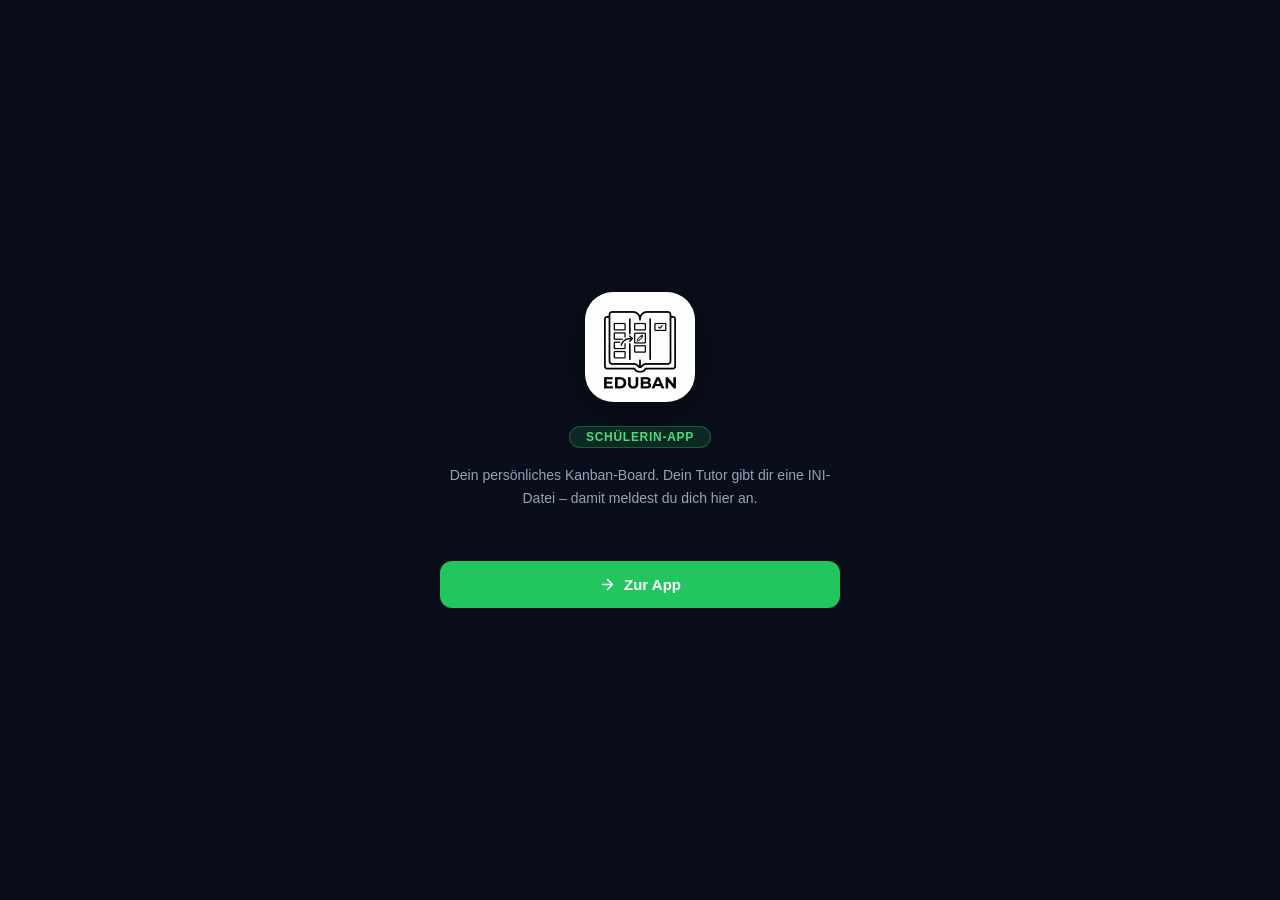
<file: appalt.html>
<!DOCTYPE html>
<html lang="de">
<head>
  <meta charset="UTF-8" />
  <meta name="viewport" content="width=device-width, initial-scale=1.0, maximum-scale=1.0, user-scalable=no"/>
  <title>KanbanFluss - Board</title>

  <script>
    // Wir nutzen sessionStorage, damit die Erlaubnis beim Schließen des Tabs erlischt
    if (sessionStorage.getItem('kanban_consent') !== 'true') {
      window.location.replace('index.html');
    }
  </script>

  <link rel="icon" type="image/png" href="images/logo.png"/>
  
  <script src="fonts/lucide.min.js"></script>

  <link rel="stylesheet" href="style.css?v=15" />

<link rel="manifest" href="manifest.json">
  <meta name="theme-color" content="#0a0e1a">
  <meta name="mobile-web-app-capable" content="yes"> <meta name="apple-mobile-web-app-capable" content="yes"> <meta name="apple-mobile-web-app-status-bar-style" content="black-translucent">
  <meta name="apple-mobile-web-app-title" content="Kanban">
  <link rel="apple-touch-icon" href="images/logo.png">
  <script>
    if ('serviceWorker' in navigator) {
      window.addEventListener('load', () => {
        navigator.serviceWorker.register('sw.js').catch(err => console.log('SW Error:', err));
      });
    }
  </script>

</head>
  
<body>

<div id="bg-layer"></div>
<div id="bg-overlay"></div>

<div id="loading-screen" class="loading">
  <div class="spinner"></div>
  <span>Wird geladen…</span>
</div>

<div id="auth-screen" style="display:none;">
  <div class="auth-box">
    <div class="auth-logo">
      <div style="background: #ffffff; border-radius: 24px; width:140px; height:140px; display:flex; align-items:center; justify-content:center; box-shadow: 0 4px 24px rgba(0,0,0,0.15);">
        <img src="images/logo.png" style="width:110px; height:110px; object-fit:contain;" alt="KanbanFluss" onerror="this.style.display='none';"/>
      </div>
    </div>

    <div id="login-form">
      <div class="auth-title">Willkommen zurück</div>
      <div class="auth-subtitle">Melde dich an, um deine Boards zu öffnen</div>
      <div class="error-msg" id="login-error"></div>
      <button class="btn-google" onclick="doGoogleLogin()">
        <svg width="18" height="18" viewBox="0 0 48 48"><path fill="#EA4335" d="M24 9.5c3.54 0 6.71 1.22 9.21 3.6l6.85-6.85C35.9 2.38 30.47 0 24 0 14.62 0 6.51 5.38 2.56 13.22l7.98 6.19C12.43 13.72 17.74 9.5 24 9.5z"/><path fill="#4285F4" d="M46.98 24.55c0-1.57-.15-3.09-.38-4.55H24v9.02h12.94c-.58 2.96-2.26 5.48-4.78 7.18l7.73 6c4.51-4.18 7.09-10.36 7.09-17.65z"/><path fill="#FBBC05" d="M10.53 28.59c-.48-1.45-.76-2.99-.76-4.59s.27-3.14.76-4.59l-7.98-6.19C.92 16.46 0 20.12 0 24c0 3.88.92 7.54 2.56 10.78l7.97-6.19z"/><path fill="#34A853" d="M24 48c6.48 0 11.93-2.13 15.89-5.81l-7.73-6c-2.18 1.48-4.97 2.31-8.16 2.31-6.26 0-11.57-4.22-13.47-9.91l-7.98 6.19C6.51 42.62 14.62 48 24 48z"/></svg>
        Mit Google einloggen
      </button>
      <div class="divider"><span>oder</span></div>
      <div class="form-group">
        <label>E-Mail-Adresse</label>
        <input type="email" id="login-email" placeholder="name@example.com" autocomplete="email"/>
      </div>
      <div class="form-group">
        <label>Passwort</label>
        <input type="password" id="login-password" placeholder="••••••••" autocomplete="current-password"/>
      </div>
      <button class="btn btn-primary" onclick="doLogin()">Einloggen</button>
      <div style="text-align:center; margin-top:10px;">
        <a onclick="showResetForm()" style="color:var(--text-muted); font-size:13px; cursor:pointer; text-decoration:none;" onmouseover="this.style.color='var(--accent)'" onmouseout="this.style.color='var(--text-muted)'">
          Passwort vergessen?
        </a>
      </div>
      <div class="auth-switch">Noch kein Konto? <a onclick="showRegister()">Jetzt registrieren</a></div>
      <div style="margin-top:16px; padding-top:16px; border-top:1px solid rgba(100,160,255,0.1);">
        <button class="btn btn-ghost" style="width:100%; margin-bottom:10px;" onclick="loginAsGuest()">
          <svg xmlns="http://www.w3.org/2000/svg" width="15" height="15" viewBox="0 0 24 24" fill="none" stroke="currentColor" stroke-width="2" stroke-linecap="round" stroke-linejoin="round" style="margin-right:6px;"><path d="M17 21v-2a4 4 0 0 0-4-4H5a4 4 0 0 0-4 4v2"/><circle cx="9" cy="7" r="4"/><path d="M23 21v-2a4 4 0 0 0-3-3.87"/><path d="M16 3.13a4 4 0 0 1 0 7.75"/></svg>
          Als Gast testen
        </button>
      </div>
    </div>

    <div id="reset-form" style="display:none;">
      <div class="auth-title">Passwort vergessen?</div>
      <div class="auth-subtitle">Gib deine E-Mail-Adresse ein – du erhältst einen Link zum Zurücksetzen.</div>
      <div class="error-msg" id="reset-error"></div>
      <div class="error-msg" id="reset-success" style="color:var(--success);"></div>
      <div class="form-group">
        <label>E-Mail-Adresse</label>
        <input type="email" id="reset-email" placeholder="name@example.com" autocomplete="email"/>
      </div>
      <button class="btn btn-primary" onclick="doPasswordReset()">Link senden</button>
      <p style="font-size:12px; color:var(--text-muted); text-align:center; line-height:1.7; margin-top:16px;">
        Die E-Mail kann im Spam- oder Quarantäne-Ordner landen.<br>Bitte dort nachschauen, falls sie nicht ankommt.
      </p>
      <div class="auth-switch"><a onclick="showLogin()" style="color:var(--text-muted);">← Zurück zum Login</a></div>
    </div>

    <div id="register-form" style="display:none;">
  <div class="auth-title">Konto erstellen</div>
  <div class="auth-subtitle">Registriere dich kostenlos und leg los</div>
  <div class="error-msg" id="register-error"></div>

  <div class="form-group" style="margin-bottom: 20px; padding-bottom: 15px; border-bottom: 1px dashed var(--border);">
    <label style="font-weight: bold; color: var(--accent);">Deine Lerngruppe (Pflichtfeld)</label>
    <input type="text" id="register-group" placeholder="z. B. 10b oder Stempel" style="width: 100%;"/>
  </div>

  <button class="btn-google" onclick="doGoogleLogin()">
    <svg width="18" height="18" viewBox="0 0 48 48"><path fill="#EA4335" d="M24 9.5c3.54 0 6.71 1.22 9.21 3.6l6.85-6.85C35.9 2.38 30.47 0 24 0 14.62 0 6.51 5.38 2.56 13.22l7.98 6.19C12.43 13.72 17.74 9.5 24 9.5z"/><path fill="#4285F4" d="M46.98 24.55c0-1.57-.15-3.09-.38-4.55H24v9.02h12.94c-.58 2.96-2.26 5.48-4.78 7.18l7.73 6c4.51-4.18 7.09-10.36 7.09-17.65z"/><path fill="#FBBC05" d="M10.53 28.59c-.48-1.45-.76-2.99-.76-4.59s.27-3.14.76-4.59l-7.98-6.19C.92 16.46 0 20.12 0 24c0 3.88.92 7.54 2.56 10.78l7.97-6.19z"/><path fill="#34A853" d="M24 48c6.48 0 11.93-2.13 15.89-5.81l-7.73-6c-2.18 1.48-4.97 2.31-8.16 2.31-6.26 0-11.57-4.22-13.47-9.91l-7.98 6.19C6.51 42.62 14.62 48 24 48z"/></svg>
    Mit Google registrieren
  </button>

  <div class="divider"><span>oder per E-Mail</span></div>

  <div class="form-group">
    <label>Name</label>
    <input type="text" id="register-name" placeholder="Dein Name"/>
  </div>
  <div class="form-group">
    <label>E-Mail-Adresse</label>
    <input type="email" id="register-email" placeholder="name@example.com" autocomplete="email"/>
  </div>
  <div class="form-group">
    <label>Passwort</label>
    <input type="password" id="register-password" placeholder="Min. 6 Zeichen" autocomplete="new-password"/>
  </div>
  
  <button class="btn btn-primary" onclick="doRegister()">Registrieren</button>
  
  <div class="auth-switch">Bereits registriert? <a onclick="showLogin()">Einloggen</a></div>
</div>
  </div>
</div>

<div id="app-screen">
  <div class="sidebar-backdrop" id="sidebar-backdrop" onclick="closeSidebar()"></div>


  <div class="main-layout">
    <div class="sidebar" id="sidebar-el">
      <div class="sidebar-grip" id="sidebar-grip" onclick="toggleSidebar()" title="Sidebar ein-/ausblenden">
        <svg xmlns="http://www.w3.org/2000/svg" width="10" height="24" viewBox="0 0 10 24">
          <circle cx="5" cy="6" r="1.5" fill="rgba(80,100,160,0.7)"/>
          <circle cx="5" cy="12" r="1.5" fill="rgba(80,100,160,0.7)"/>
          <circle cx="5" cy="18" r="1.5" fill="rgba(80,100,160,0.7)"/>
        </svg>
      </div>

      <div class="sidebar-header">
  <div class="logo-section">
    <div class="logo-wrapper">
      <img src="images/logo.png" alt="Logo" onerror="this.style.display='none';"/>
    </div>
    <span class="sidebar-brand">KanbanFluss</span>
  </div>
  
  <div id="user-sidebar-info" onclick="openProfileModal()" style="cursor: pointer; display: flex; align-items: center; gap: 10px; padding: 6px 8px; border-radius: 6px; transition: background 0.2s;" onmouseover="this.style.backgroundColor='var(--bg-hover)'" onmouseout="this.style.backgroundColor='transparent'">
  
  <i class="icon-user user-icon" style="flex-shrink: 0; font-size: 16px;"></i>
  
  <div style="display: flex; flex-direction: column; overflow: hidden; flex-grow: 1;">
    <span id="user-name-display" style="font-weight: 600; white-space: nowrap; overflow: hidden; text-overflow: ellipsis;">Lädt...</span>
    <span style="font-size: 11px; color: var(--text-muted); margin-top: 2px;">
      Gruppe: <span id="sidebar-user-group">...</span>
    </span>
  </div>

  <i class="icon-edit" style="color: var(--text-muted); flex-shrink: 0; font-size: 12px;"></i>

</div>
</div>
      
      <div class="sidebar-boards-area">
        <div class="sidebar-section">
          <div class="sidebar-label">Meine Boards</div>
          <div id="boards-list"></div>
          <button class="btn-new-board" onclick="showNewBoard()">
            <svg xmlns="http://www.w3.org/2000/svg" width="14" height="14" viewBox="0 0 24 24" fill="none" stroke="currentColor" stroke-width="2" stroke-linecap="round" stroke-linejoin="round"><path d="M5 12h14"/><path d="M12 5v14"/></svg> Neues Board
          </button>
        </div>
      </div>

      <div class="sidebar-bottom">
        <div class="sidebar-divider-line"></div>
        <button class="sidebar-action-btn" onclick="toggleSettingsPanel()">
          <svg xmlns="http://www.w3.org/2000/svg" width="16" height="16" viewBox="0 0 24 24" fill="none" stroke="currentColor" stroke-width="2" stroke-linecap="round" stroke-linejoin="round"><rect width="18" height="18" x="3" y="3" rx="2"/><circle cx="9" cy="9" r="2"/><path d="m21 15-3.086-3.086a2 2 0 0 0-2.828 0L6 21"/></svg> Einstellungen
        </button>
        <button class="sidebar-action-btn" onclick="openHelp()">
          <svg xmlns="http://www.w3.org/2000/svg" width="16" height="16" viewBox="0 0 24 24" fill="none" stroke="currentColor" stroke-width="2" stroke-linecap="round" stroke-linejoin="round"><path d="M2 3h6a4 4 0 0 1 4 4v14a3 3 0 0 0-3-3H2z"/><path d="M22 3h-6a4 4 0 0 0-4 4v14a3 3 0 0 1 3-3h7z"/></svg> Hilfe
        </button>
        <button class="sidebar-action-btn" onclick="openAdminArea()" id="sidebar-admin-btn">
          <svg xmlns="http://www.w3.org/2000/svg" width="16" height="16" viewBox="0 0 24 24" fill="none" stroke="currentColor" stroke-width="2" stroke-linecap="round" stroke-linejoin="round"><path d="M20 13c0 5-3.5 7.5-7.66 8.95a1 1 0 0 1-.67-.01C7.5 20.5 4 18 4 13V6a1 1 0 0 1 1-1c2 0 4.5-1.2 6.24-2.72a1.17 1.17 0 0 1 1.52 0C14.51 3.81 17 5 19 5a1 1 0 0 1 1 1z"/></svg> Admin
        </button>
        <div class="sidebar-divider-line"></div>
        <button class="sidebar-action-btn sidebar-logout" onclick="doLogout()">
          <svg xmlns="http://www.w3.org/2000/svg" width="16" height="16" viewBox="0 0 24 24" fill="none" stroke="currentColor" stroke-width="2" stroke-linecap="round" stroke-linejoin="round"><path d="M9 21H5a2 2 0 0 1-2-2V5a2 2 0 0 1 2-2h4"/><polyline points="16 17 21 12 16 7"/><line x1="21" y1="12" x2="9" y2="12"/></svg> Abmelden
        </button>
      </div>
    </div>

    <div class="board-area" id="board-area">
      <div class="sidebar-grip" id="sidebar-grip" onclick="toggleSidebar()" title="Sidebar ein-/ausblenden">
        <svg xmlns="http://www.w3.org/2000/svg" width="10" height="24" viewBox="0 0 10 24">
          <circle cx="5" cy="6" r="1.5" fill="rgba(80,100,160,0.7)"/>
          <circle cx="5" cy="12" r="1.5" fill="rgba(80,100,160,0.7)"/>
          <circle cx="5" cy="18" r="1.5" fill="rgba(80,100,160,0.7)"/>
        </svg>
      </div>
      <div class="empty-state" id="empty-state">
        <div class="empty-icon">
          <img src="images/logo.png" alt="KanbanFluss" style="width:100%; height:100%; object-fit:contain;" onerror="this.style.display='none';"/>
        </div>
        <div class="empty-title">Willkommen bei KanbanFluss</div>
        <div class="empty-sub">Erstelle dein erstes Board und organisiere deine Aufgaben.</div>
        <button class="btn-create-first" onclick="showNewBoardModal()">Erstes Board erstellen</button>
      </div>
      <div id="board-content" style="display:none;">

        
       <div class="board-header" style="display:flex; align-items:center; gap:12px; flex-wrap:wrap;">
          <div class="board-title-display" id="board-title-display" onclick="editBoardName()" title="Klicken zum Bearbeiten"></div>
          <input type="text" id="board-title-input" class="board-title-input" style="display:none;" onblur="saveBoardName()" onkeydown="if(event.key === 'Enter') saveBoardName()" />

          <div style="flex:1;"></div>

          <button class="btn-circle" onclick="showAgenda()" data-tooltip="Agenda">
            <svg xmlns="http://www.w3.org/2000/svg" width="20" height="20" viewBox="0 0 24 24" fill="none" stroke="currentColor" stroke-width="2" stroke-linecap="round" stroke-linejoin="round"><rect width="18" height="18" x="3" y="4" rx="2"/><path d="M16 2v4"/><path d="M8 2v4"/><path d="M3 10h18"/><path d="M8 14h.01"/><path d="M12 14h.01"/><path d="M16 14h.01"/><path d="M8 18h.01"/><path d="M12 18h.01"/></svg>
          </button>
          
          <button class="btn-circle" onclick="showExport()" data-tooltip="Export">
            <svg xmlns="http://www.w3.org/2000/svg" width="20" height="20" viewBox="0 0 24 24" fill="none" stroke="currentColor" stroke-width="2" stroke-linecap="round" stroke-linejoin="round"><path d="M19 21H5a2 2 0 0 1-2-2V5a2 2 0 0 1 2-2h11l5 5v11a2 2 0 0 1-2 2z"/><polyline points="17 21 17 13 7 13 7 21"/><polyline points="7 3 7 8 15 8"/></svg>
          </button>
          
          <button class="btn-circle" onclick="showImport()" data-tooltip="Import">
            <svg xmlns="http://www.w3.org/2000/svg" width="20" height="20" viewBox="0 0 24 24" fill="none" stroke="currentColor" stroke-width="2" stroke-linecap="round" stroke-linejoin="round"><path d="M21 15v4a2 2 0 0 1-2 2H5a2 2 0 0 1-2-2v-4"/><polyline points="17 8 12 3 7 8"/><line x1="12" y1="3" x2="12" y2="15"/></svg>
          </button>
          
          <button class="btn-circle" onclick="showAiPrompt()" data-tooltip="KI-Assistent">
            <svg xmlns="http://www.w3.org/2000/svg" width="20" height="20" viewBox="0 0 24 24" fill="none" stroke="currentColor" stroke-width="2" stroke-linecap="round" stroke-linejoin="round"><path d="M12 8V4H8"/><rect width="16" height="12" x="4" y="8" rx="2"/><path d="M2 14h2"/><path d="M20 14h2"/><path d="M15 13v2"/><path d="M9 13v2"/></svg>
          </button>
        </div>

        
        <div class="columns-container" id="columns-container"></div>
      </div>
    </div>
  </div>
</div>

<div id="modal-new-board" class="modal-overlay" style="display:none;" onclick="closeModal('modal-new-board')">
  <div class="modal" onclick="event.stopPropagation()" style="max-width:480px;">
    <div style="display:flex; align-items:center; gap:8px; margin-bottom:24px;">
      <div class="wizard-step active" id="ws-1">1</div>
      <div class="wizard-line"></div>
      <div class="wizard-step" id="ws-2">2</div>
      <div class="wizard-line"></div>
      <div class="wizard-step" id="ws-3">3</div>
      <span style="margin-left:8px; font-size:13px; color:var(--text-muted);" id="wizard-label">Board benennen</span>
    </div>

    <div id="wizard-step-1">
      <div class="modal-title">Wie soll das Board heißen?</div>
      <div class="form-group" style="margin-top:16px;">
        <label>Board-Name</label>
        <input type="text" id="new-board-name" placeholder="z.B. Schulprojekt, Sprint 1, Privat…"/>
      </div>
      <div class="modal-actions">
        <button class="btn-sm btn-sm-ghost" onclick="closeModal('modal-new-board')">Abbrechen</button>
        <button class="btn-sm btn-sm-primary" onclick="wizardNext(2)">Weiter →</button>
      </div>
    </div>

    <div id="wizard-step-2" style="display:none;">
      <div class="modal-title">Wie viele Personen arbeiten mit?</div>
      <p style="font-size:13px; color:var(--text-muted); margin:8px 0 20px;">Das WIP-Limit wird automatisch berechnet.</p>
      <div class="member-count-grid" id="member-count-grid"></div>
      <div class="modal-actions">
        <button class="btn-sm btn-sm-ghost" onclick="wizardNext(1)">← Zurück</button>
        <button class="btn-sm btn-sm-primary" onclick="wizardNext(3)">Weiter →</button>
      </div>
    </div>

    <div id="wizard-step-3" style="display:none;">
      <div class="modal-title">Wie heißen die Teammitglieder?</div>
      <p style="font-size:13px; color:var(--text-muted); margin:8px 0 16px;">Nicknames oder Vornamen – wie ihr möchtet.</p>
      <div id="nickname-inputs"></div>
      <div class="modal-actions">
        <button class="btn-sm btn-sm-ghost" onclick="wizardNext(2)">← Zurück</button>
        <button class="btn-sm btn-sm-primary" onclick="createBoard()">Board erstellen ✓</button>
      </div>
    </div>
  </div>
</div>

<div id="modal-new-column" class="modal-overlay" style="display:none;" onclick="closeModal('modal-new-column')">
  <div class="modal" onclick="event.stopPropagation()">
    <div class="modal-title">Neue Spalte hinzufügen</div>
    <div class="form-group">
      <label>Spaltenname</label>
      <input type="text" id="new-column-name" placeholder="z.B. Offen, In Bearbeitung, Fertig…"/>
    </div>
    <div class="modal-actions">
      <button class="btn-sm btn-sm-ghost" onclick="closeModal('modal-new-column')">Abbrechen</button>
      <button class="btn-sm btn-sm-primary" onclick="createColumn()">Hinzufügen</button>
    </div>
  </div>
</div>

<div id="modal-edit-card" class="modal-overlay" style="display:none;" onclick="closeModal('modal-edit-card')">
  <div class="modal" onclick="event.stopPropagation()">
    <div class="modal-title">Karte bearbeiten</div>
    <input type="hidden" id="edit-card-id"/>
    <input type="hidden" id="edit-card-col"/>
    <div class="form-group">
      <label>Text</label>
      <textarea id="edit-card-text" class="add-card-textarea" rows="3"></textarea>
    </div>
    <div style="display:grid; grid-template-columns:1fr 1fr; gap:12px;">
      <div class="form-group">
        <label>Priorität</label>
        <select id="edit-card-priority" class="priority-select" style="width:100%">
          <option value="">Keine</option>
          <option value="hoch">🔴 Hoch</option>
          <option value="mittel">🟡 Mittel</option>
          <option value="niedrig">🟢 Niedrig</option>
        </select>
      </div>
      <div class="form-group">
        <label>Fälligkeitsdatum</label>
        <input type="date" id="edit-card-due" style="color-scheme:dark; width:100%;"/>
      </div>
    </div>
    <div class="form-group">
      <label>Zuweisen an</label>
      <select id="edit-card-assignee" class="priority-select" style="width:100%">
        <option value="">– Niemand –</option>
      </select>
    </div>
    <div class="modal-actions">
      <button class="btn-sm btn-sm-ghost" onclick="closeModal('modal-edit-card')">Abbrechen</button>
      <button class="btn-sm btn-sm-primary" onclick="saveEditCard()">Speichern</button>
    </div>
  </div>
</div>


  
<div id="modal-edit-board-meta" class="modal-overlay" style="display:none;" onclick="closeModal('modal-edit-board-meta')">
  <div class="modal" onclick="event.stopPropagation()">
    <div class="modal-title">Board-Einstellungen</div>
    
    <input type="hidden" id="edit-board-id" />

    <div class="form-group">
      <label>Board-Name</label>
      <input type="text" id="edit-board-name" style="width:100%; padding: 8px; border-radius: 4px; border: 1px solid var(--border); background: var(--bg-card); color: var(--text);" />
    </div>
    
    <div class="form-group">
      <label>Zugeordnete Lerngruppe (GroupID)</label>
      <input type="text" id="edit-board-group" style="width:100%; padding: 8px; border-radius: 4px; border: 1px solid var(--border); background: var(--bg-card); color: var(--text);" />
    </div>
    
    <div id="board-edit-error" style="color: #ef4444; font-size: 13px; margin-bottom: 10px;"></div>

    <div class="modal-actions">
      <button class="btn-sm btn-sm-ghost" onclick="closeModal('modal-edit-board-meta')">Abbrechen</button>
      <button class="btn-sm btn-sm-primary" onclick="saveBoardMeta()">Speichern</button>
    </div>
  </div>
</div>

<div id="modal-edit-profile" class="modal-overlay" style="display:none;" onclick="closeModal('modal-edit-profile')">
  <div class="modal" onclick="event.stopPropagation()">
    <div class="modal-title">Profil bearbeiten</div>
    
    <div class="form-group">
      <label>Name</label>
      <input type="text" id="profile-name" style="width:100%; padding: 8px; border-radius: 4px; border: 1px solid var(--border); background: var(--bg-card); color: var(--text);" />
    </div>
    
    <div class="form-group">
      <label>Lerngruppe (GroupID)</label>
      <input type="text" id="profile-group" style="width:100%; padding: 8px; border-radius: 4px; border: 1px solid var(--border); background: var(--bg-card); color: var(--text);" />
    </div>
    
    <div class="form-group">
      <label>E-Mail-Adresse (nicht änderbar)</label>
      <input type="email" id="profile-email" disabled style="width:100%; padding: 8px; border-radius: 4px; border: 1px solid var(--border); background: var(--bg-body); color: var(--text-muted); opacity: 0.7; cursor: not-allowed;" />
    </div>
    
    <div id="profile-error" style="color: #ef4444; font-size: 13px; margin-bottom: 10px;"></div>

    <div class="modal-actions">
      <button class="btn-sm btn-sm-ghost" onclick="closeModal('modal-edit-profile')">Abbrechen</button>
      <button class="btn-sm btn-sm-primary" onclick="saveProfile()">Speichern</button>
    </div>
  </div>
</div>
  
<div id="settings-panel" style="display:none;">
  <div class="settings-overlay" onclick="toggleSettingsPanel()"></div>
  <div class="settings-drawer">
    <div class="settings-header">
      <span class="settings-title" style="display:flex;align-items:center;gap:8px;">
        <svg xmlns="http://www.w3.org/2000/svg" width="16" height="16" viewBox="0 0 24 24" fill="none" stroke="currentColor" stroke-width="2" stroke-linecap="round" stroke-linejoin="round"><rect width="18" height="18" x="3" y="3" rx="2"/><circle cx="9" cy="9" r="2"/><path d="m21 15-3.086-3.086a2 2 0 0 0-2.828 0L6 21"/></svg> 
        Einstellungen
      </span>
      <button class="settings-close" onclick="toggleSettingsPanel()">✕</button>
    </div>

    <div class="settings-body">
      <div class="settings-label">Erscheinungsbild</div>
      <div style="display:flex; gap:10px; margin-bottom:20px;">
        <button id="btn-theme-dark" class="btn-sm btn-sm-primary" style="flex:1; display:flex; align-items:center; justify-content:center; gap:6px;" onclick="setTheme('dark')">
          <svg xmlns="http://www.w3.org/2000/svg" width="16" height="16" viewBox="0 0 24 24" fill="none" stroke="currentColor" stroke-width="2" stroke-linecap="round" stroke-linejoin="round"><path d="M12 3a6 6 0 0 0 9 9 9 9 0 1 1-9-9Z"/></svg> Dunkel
        </button>
        <button id="btn-theme-light" class="btn-sm btn-sm-ghost" style="flex:1; display:flex; align-items:center; justify-content:center; gap:6px;" onclick="setTheme('light')">
          <svg xmlns="http://www.w3.org/2000/svg" width="16" height="16" viewBox="0 0 24 24" fill="none" stroke="currentColor" stroke-width="2" stroke-linecap="round" stroke-linejoin="round"><circle cx="12" cy="12" r="4"/><path d="M12 2v2"/><path d="M12 20v2"/><path d="m4.93 4.93 1.41 1.41"/><path d="m17.66 17.66 1.41 1.41"/><path d="M2 12h2"/><path d="M20 12h2"/><path d="m6.34 17.66-1.41 1.41"/><path d="m19.07 4.93-1.41 1.41"/></svg> Hell
        </button>
      </div>

      <div class="settings-label">Panel-Transparenz</div>
      <div style="display:flex; align-items:center; gap:12px; margin-bottom:20px;">
        <span style="font-size:12px;color:var(--text-muted);">Transparent</span>
        <input type="range" id="overlay-slider" min="20" max="95" step="5" value="72" style="flex:1; accent-color: var(--accent); cursor:pointer;" oninput="setOverlay(this.value)"/>
        <span style="font-size:12px;color:var(--text-muted);">Undurchsichtig</span>
      </div>

      <div class="settings-label">Voreinstellungen</div>
      <div class="bg-presets" id="bg-presets">
        <div class="bg-preset active" data-bg="" style="background: linear-gradient(135deg,#0a0e1a,#1a2a6c);" onclick="setBg('')">
          <span>Standard</span>
        </div>
      </div>
      <div class="settings-label" style="margin-top:20px;" id="img-thumbnails-label">Hintergrundbilder (H1–H20)</div>
      <div class="bg-presets" id="custom-images-list"></div>
    </div>
  </div>
</div>
  
<div id="app-footer" style="position: fixed; bottom: 12px; left: 50%; transform: translateX(-50%); z-index: 10; pointer-events: none;">
  <span class="app-footer-pill">
    <a onclick="openLegal()" class="app-footer-link">Impressum &amp; Datenschutz</a>
  </span>
</div>

<div id="modal-legal" class="modal-overlay" style="display:none;" onclick="closeModal('modal-legal')">
  <div class="modal" onclick="event.stopPropagation()" style="max-width:620px; max-height:80vh; overflow-y:auto;">
    <div style="display:flex; gap:12px; margin-bottom:24px;">
      <button id="tab-impressum" class="btn-sm btn-sm-primary" onclick="showLegalTab('impressum')">Impressum</button>
      <button id="tab-datenschutz" class="btn-sm btn-sm-ghost" onclick="showLegalTab('datenschutz')">Datenschutzerklärung</button>
    </div>
    <div id="legal-impressum">
      <h2 style="font-size:18px; font-weight:700; margin-bottom:16px;">Impressum</h2>
      <p style="font-size:13px; line-height:1.7; color:var(--text-muted);">
        <strong style="color:var(--text);">Angaben gemäß § 5 TMG</strong><br><br>
        <strong style="color:var(--text);">Betreiber</strong><br>
        Claus Unterberg<br>
        c/o Gymnasium Thomaeum Kempen<br>
        Am Gymnasium 4<br>
        47906 Kempen<br><br>
        <strong style="color:var(--text);">Kontakt</strong><br>
        E-Mail: claus.unterberg@thomaeum.de<br><br>
        <strong style="color:var(--text);">Verantwortlich für den Inhalt nach § 55 Abs. 2 RStV</strong><br>
        Claus Unterberg, Am Gymnasium 4, 47906 Kempen<br><br>
        <strong style="color:var(--text);">Haftungsausschluss</strong><br>
        Die Inhalte dieser App wurden mit größtmöglicher Sorgfalt erstellt. Für die Richtigkeit, Vollständigkeit und Aktualität der Inhalte kann jedoch keine Gewähr übernommen werden. Als Diensteanbieter bin ich gemäß § 7 Abs.1 TMG für eigene Inhalte auf diesen Seiten nach den allgemeinen Gesetzen verantwortlich.<br><br>
        <strong style="color:var(--text);">Hosting</strong><br>
        Diese App wird über GitHub Pages (GitHub Inc., 88 Colin P Kelly Jr St, San Francisco, CA 94107, USA) bereitgestellt. Die Datenbankdienste werden über Google Firebase (Google Ireland Limited, Gordon House, Barrow Street, Dublin 4, Irland) betrieben.
      </p>
    </div>
    <div id="legal-datenschutz" style="display:none;">
      <h2 style="font-size:18px; font-weight:700; margin-bottom:16px;">Datenschutzerklärung</h2>
      <div style="font-size:13px; line-height:1.7; color:var(--text-muted);">
        <strong style="color:var(--text);">1. Verantwortlicher</strong><br>
        Claus Unterberg, Am Gymnasium 4, 47906 Kempen<br>
        E-Mail: claus.unterberg@thomaeum.de<br><br>

        <strong style="color:var(--text);">2. Erhobene Daten</strong><br>
        Bei der Registrierung und Nutzung dieser App werden folgende personenbezogene Daten erhoben und verarbeitet:<br>
        – Name (freiwillige Angabe bei der Registrierung)<br>
        – E-Mail-Adresse (erforderlich für die Registrierung)<br>
        – Von Nutzern erstellte Inhalte (Board-Namen, Kartentexte, Aufgaben)<br>
        – Zeitstempel der Erstellung und Bearbeitung von Inhalten<br><br>

        <strong style="color:var(--text);">3. Zweck der Datenverarbeitung</strong><br>
        Die erhobenen Daten werden ausschließlich zur Bereitstellung der Kanban-App-Funktionalität verwendet. Eine Weitergabe an Dritte erfolgt nicht, außer an die nachfolgend genannten Dienstleister.<br><br>

        <strong style="color:var(--text);">3a. Administrator-Zugriff</strong><br>
        Der Betreiber dieser App verfügt über einen passwortgeschützten Administrator-Bereich. Im Rahmen dieser Funktion hat der Administrator die technische Möglichkeit, <strong style="color:var(--text);">alle Boards und Aufgaben aller registrierten Nutzer einzusehen</strong>, unabhängig davon, welchem Nutzer diese Inhalte gehören. Dies dient ausschließlich der Verwaltung der Plattform sowie der Moderation von Inhalten. Eine darüber hinausgehende Nutzung oder Weitergabe dieser Daten findet nicht statt. Nutzer werden durch einen entsprechenden Hinweis im Nutzerhandbuch sowie in dieser Datenschutzerklärung über diese Möglichkeit informiert.<br><br>

        <strong style="color:var(--text);">4. Dienstleister und Datenübertragung</strong><br>
        <em style="color:var(--text);">Google Firebase (Authentifizierung und Datenbank)</em><br>
        Zur Benutzeranmeldung und Datenspeicherung wird Google Firebase verwendet. Anbieter ist Google Ireland Limited, Gordon House, Barrow Street, Dublin 4, Irland. Die Datenverarbeitung erfolgt auf Servern in der EU (Frankfurt). Google Firebase ist nach dem EU-US Data Privacy Framework zertifiziert. Weitere Informationen: <a href="https://firebase.google.com/support/privacy" target="_blank" style="color:var(--accent);">firebase.google.com/support/privacy</a><br><br>
        <em style="color:var(--text);">GitHub Pages (Hosting)</em><br>
        Das Hosting erfolgt über GitHub Pages (GitHub Inc., San Francisco, USA). GitHub kann dabei technische Zugriffsdaten (IP-Adresse, Zeitpunkt des Zugriffs) erfassen. Weitere Informationen: <a href="https://docs.github.com/en/pages/getting-started-with-github-pages/about-github-pages#data-collection" target="_blank" style="color:var(--accent);">GitHub Pages Datenschutz</a><br><br>

        <strong style="color:var(--text);">5. Speicherdauer</strong><br>
        Personenbezogene Daten werden gespeichert, solange ein Nutzerkonto besteht. Nach Löschung des Kontos werden alle zugehörigen Daten innerhalb von 30 Tagen entfernt.<br><br>

        <strong style="color:var(--text);">6. Rechte der betroffenen Personen</strong><br>
        Gemäß DSGVO haben Nutzer folgende Rechte:<br>
        – Recht auf Auskunft (Art. 15 DSGVO)<br>
        – Recht auf Berichtigung (Art. 16 DSGVO)<br>
        – Recht auf Löschung (Art. 17 DSGVO)<br>
        – Recht auf Einschränkung der Verarbeitung (Art. 18 DSGVO)<br>
        – Recht auf Datenübertragbarkeit (Art. 20 DSGVO)<br>
        – Widerspruchsrecht (Art. 21 DSGVO)<br><br>
        Zur Ausübung dieser Rechte wende dich an: claus.unterberg@thomaeum.de<br><br>

        <strong style="color:var(--text);">7. Beschwerderecht</strong><br>
        Du hast das Recht, dich bei der zuständigen Aufsichtsbehörde zu beschweren. In NRW ist dies der Landesbeauftragte für Datenschutz und Informationsfreiheit (LDI NRW), Postfach 20 04 44, 40102 Düsseldorf.<br><br>

        <strong style="color:var(--text);">8. Cookies und lokale Speicherung</strong><br>
        Diese App verwendet keinen Cookies zu Tracking-Zwecken. Es wird ausschließlich der lokale Browserspeicher (localStorage) genutzt, um Benutzereinstellungen (Hintergrundbild, Transparenz) zu speichern. Diese Daten verlassen das Gerät nicht.<br><br>

        <strong style="color:var(--text);">Stand:</strong> März 2026
      </div>
    </div>
    <div class="modal-actions">
      <button class="btn-sm btn-sm-ghost" onclick="closeModal('modal-legal')">Schließen</button>
    </div>
  </div>
</div>

<div id="modal-help" class="modal-overlay" style="display:none;" onclick="closeModal('modal-help')">
  <div class="modal" onclick="event.stopPropagation()" style="max-width:660px; max-height:85vh; overflow-y:auto;">
    <div style="display:flex; flex-direction:column; align-items:center; gap:16px; margin-bottom:28px;">
      <div style="background:#ffffff; border-radius:20px; width:90px; height:90px; display:flex; align-items:center; justify-content:center; box-shadow: 0 4px 20px rgba(0,0,0,0.15); flex-shrink:0;">
        <img src="images/logo.png" style="width:66px; height:66px; object-fit:contain;" alt="KanbanFluss" onerror="this.style.display='none';"/>
      </div>
      <div style="text-align:center;">
        <div class="modal-title" style="margin-bottom:4px;">Nutzerhandbuch</div>
        <div style="font-size:13px; color:var(--text-muted);">KanbanFluss – Kurzanleitung</div>
      </div>
    </div>
    <div style="font-size:13px; line-height:1.8; color:var(--text-muted);">
      
      <div class="help-section" style="background:rgba(77,127,255,0.06); border:1px solid rgba(77,127,255,0.15); border-radius:10px; padding:14px 18px;">
        <div style="font-size:11px; font-weight:700; letter-spacing:1px; text-transform:uppercase; color:var(--text-muted); margin-bottom:10px;">Inhalt</div>
        <div style="display:grid; grid-template-columns:1fr 1fr; gap:4px 16px;">
          <div style="color:var(--accent); font-weight:500;">Für alle Nutzerinnen und Nutzer</div>
          <div style="color:var(--accent); font-weight:500;">Für Lehrerinnen und Lehrer</div>
          <div>· Was ist ein Kanban-Board?</div>
          <div>· Zugang und Admin-Bereich</div>
          <div>· Registrierung und Anmeldung</div>
          <div>· Nutzerverwaltung</div>
          <div>· Boards erstellen und duplizieren</div>
          <div>· Abgabetermin festlegen</div>
          <div>· Spalten verwalten</div>
          <div>· Aging-Warnung einstellen</div>
          <div>· Karten erstellen und bearbeiten</div>
          <div>· Benotung</div>
          <div>· Drag &amp; Drop</div>
          <div>· Hintergrundbilder verwalten</div>
          <div>· Karten löschen</div>
          <div>· Admin-Passwort</div>
          <div>· Export, Import und KI-Assistent</div>
          <div></div>
          <div>· Agenda, Termine und Fristen</div>
          <div></div>
          <div>· Datenschutzhinweis</div>
          <div></div>
        </div>
      </div>

      <div class="help-section">
        <div class="help-heading"><span style="display:flex;align-items:center;gap:8px;"><svg xmlns="http://www.w3.org/2000/svg" width="18" height="18" viewBox="0 0 24 24" fill="none" stroke="currentColor" stroke-width="2" stroke-linecap="round" stroke-linejoin="round"><rect width="18" height="18" x="3" y="3" rx="2"/><path d="M3 9h18"/><path d="M9 21V9"/></svg> Was ist ein Kanban-Board?</span></div>
        <p>Kanban ist eine Methode zur Visualisierung und Steuerung von Arbeit. Der Begriff stammt aus dem Japanischen und bedeutet so viel wie <strong style="color:var(--text);">„Signalkarte"</strong> oder „sichtbare Karte". Entwickelt wurde die Methode ursprünglich von Toyota in den 1950er Jahren zur Optimierung von Produktionsabläufen – heute wird sie weltweit in Schulen, Unternehmen und bei Einzelpersonen eingesetzt.</p>
        <p style="margin-top:10px;">Die Grundidee ist denkbar einfach: Aufgaben werden als <strong style="color:var(--text);">Karten</strong> dargestellt und auf einem Board in <strong style="color:var(--text);">Spalten</strong> angeordnet, die den aktuellen Status der Aufgabe zeigen. Typische Spalten sind:</p>
        <ul style="margin:8px 0 0 18px; display:flex; flex-direction:column; gap:4px;">
          <li><strong style="color:var(--text);">— Offen</strong> – Aufgaben die noch nicht begonnen wurden</li>
          <li><strong style="color:var(--text);">— In Bearbeitung</strong> – Aufgaben an denen gerade gearbeitet wird</li>
          <li><strong style="color:var(--text);">— Fertig</strong> – Abgeschlossene Aufgaben</li>
        </ul>
        <p style="margin-top:10px;">Ein zentrales Prinzip von Kanban ist das sogenannte <strong style="color:var(--text);">WIP-Limit</strong> (Work in Progress). Es legt fest wie viele Aufgaben gleichzeitig „In Bearbeitung" sein dürfen. Das klingt zunächst wie eine Einschränkung – ist aber in Wirklichkeit ein wichtiges Werkzeug: Wer zu viele Dinge gleichzeitig beginnt, erledigt am Ende weniger. Das WIP-Limit zwingt dazu, angefangene Aufgaben zu Ende zu bringen bevor neue begonnen werden.</p>
        <p style="margin-top:10px;">Ein Kanban-Board macht den Arbeitsfluss für alle Beteiligten <strong style="color:var(--text);">auf einen Blick sichtbar</strong>: Wo stockt es? Was ist erledigt? Wer arbeitet woran? Diese Transparenz ist besonders wertvoll bei der Zusammenarbeit in Teams.</p>
      </div>

      <div class="help-section">
        <div class="help-heading"><span style="display:flex;align-items:center;gap:8px;"><svg xmlns="http://www.w3.org/2000/svg" width="18" height="18" viewBox="0 0 24 24" fill="none" stroke="currentColor" stroke-width="2" stroke-linecap="round" stroke-linejoin="round"><rect width="18" height="11" x="3" y="11" rx="2"/><path d="M7 11V7a5 5 0 0 1 10 0v4"/></svg> Registrierung und Anmeldung</span></div>
        <p>Beim ersten Besuch der App kannst du dich entweder mit deinem <strong style="color:var(--text);">Google-Konto</strong> anmelden oder ein neues Konto mit E-Mail-Adresse und Passwort erstellen. Klicke dafür auf „Jetzt registrieren" und fülle das Formular aus. Das Passwort muss mindestens 6 Zeichen lang sein.</p>
        <p style="margin-top:8px;">Beim nächsten Besuch meldest du dich einfach mit denselben Zugangsdaten an. Deine Boards und Aufgaben sind dann genau so, wie du sie zuletzt hinterlassen hast.</p>
      </div>

      <div class="help-section">
        <div class="help-heading"><span style="display:flex;align-items:center;gap:8px;"><svg xmlns="http://www.w3.org/2000/svg" width="18" height="18" viewBox="0 0 24 24" fill="none" stroke="currentColor" stroke-width="2" stroke-linecap="round" stroke-linejoin="round"><rect width="18" height="18" x="3" y="3" rx="2"/><path d="M3 9h18"/><path d="M9 21V9"/></svg> Boards erstellen</span></div>
        <p>Ein <strong style="color:var(--text);">Board</strong> ist dein Arbeitsbereich – zum Beispiel für ein Projekt, eine Klasse oder eine Aufgabensammlung. Klicke in der linken Seitenleiste auf <strong style="color:var(--text);">„＋ Neues Board"</strong> um den Einrichtungsassistenten zu starten.</p>
        <p style="margin-top:8px;">Der Assistent führt dich durch drei Schritte:</p>
        <ol style="margin:8px 0 0 18px; display:flex; flex-direction:column; gap:4px;">
          <li><strong style="color:var(--text);">Board-Name</strong> – Gib dem Board einen aussagekräftigen Namen.</li>
          <li><strong style="color:var(--text);">Teamgröße</strong> – Wähle aus wie viele Personen mitarbeiten (1–10). Das WIP-Limit wird automatisch berechnet.</li>
          <li><strong style="color:var(--text);">Nicknames</strong> – Gib für jede Person einen Namen oder Nickname ein. Diese werden später beim Zuweisen von Aufgaben verwendet.</li>
        </ol>
        <p style="margin-top:8px;">Nach der Erstellung erscheint das Board in der Seitenleiste und enthält bereits drei Standardspalten: <em>— Offen</em>, <em>— In Bearbeitung</em> und <em>— Fertig</em>.</p>
      </div>

      <div class="help-section">
        <div class="help-heading"><span style="display:flex;align-items:center;gap:8px;"><svg xmlns="http://www.w3.org/2000/svg" width="18" height="18" viewBox="0 0 24 24" fill="none" stroke="currentColor" stroke-width="2" stroke-linecap="round" stroke-linejoin="round"><line x1="8" x2="8" y1="6" y2="21"/><line x1="16" x2="16" y1="6" y2="21"/><line x1="2" x2="22" y1="6" y2="6"/></svg> Spalten verwalten</span></div>
        <p>Jedes Board besteht aus <strong style="color:var(--text);">Spalten</strong>, die den Status einer Aufgabe beschreiben. Du kannst beliebig viele eigene Spalten hinzufügen – klicke dafür auf <strong style="color:var(--text);">„＋ Spalte hinzufügen"</strong> ganz rechts im Board.</p>
        <p style="margin-top:8px;">Spalten können über das 🗑-Symbol gelöscht werden. Achtung: dabei werden auch alle Karten in dieser Spalte gelöscht.</p>
        <p style="margin-top:8px;"><strong style="color:var(--text);">WIP-Limit:</strong> Die Spalte „In Bearbeitung" hat ein automatisches Limit für gleichzeitig aktive Aufgaben. Dieses wird beim Erstellen des Boards anhand der Teamgröße berechnet. Wenn das Limit erreicht ist, färbt sich die Spalte orange bzw. rot – eine Karte kann dann nicht mehr hineingezogen werden.</p>
      </div>

      <div class="help-section">
        <div class="help-heading"><span style="display:flex;align-items:center;gap:8px;"><svg xmlns="http://www.w3.org/2000/svg" width="18" height="18" viewBox="0 0 24 24" fill="none" stroke="currentColor" stroke-width="2" stroke-linecap="round" stroke-linejoin="round"><rect width="14" height="20" x="5" y="2" rx="2"/><path d="M9 7h6"/><path d="M9 11h6"/><path d="M9 15h4"/></svg> Karten erstellen und bearbeiten</span></div>
        <p><strong style="color:var(--text);">Karten</strong> sind einzelne Aufgaben. Klicke auf <strong style="color:var(--text);">„＋ Karte hinzufügen"</strong> unterhalb einer Spalte um eine neue Karte zu erstellen. Du kannst dabei eine <strong style="color:var(--text);">Priorität</strong> (Hoch / Mittel / Niedrig) angeben.</p>
        <p style="margin-top:8px;">Um eine Karte zu bearbeiten, klicke auf das <strong style="color:var(--text);">✎-Symbol</strong> auf der Karte. Im Bearbeitungsdialog kannst du:</p>
        <ul style="margin:8px 0 0 18px; display:flex; flex-direction:column; gap:4px;">
          <li>Den Text der Aufgabe ändern</li>
          <li>Die Priorität anpassen</li>
          <li>Ein <strong style="color:var(--text);">Fälligkeitsdatum</strong> setzen – die Karte färbt sich automatisch grün, orange oder rot je nach verbleibender Zeit</li>
          <li>Die Karte einem <strong style="color:var(--text);">Teammitglied zuweisen</strong> – wähle aus der Dropdown-Liste der Boardmitglieder</li>
        </ul>
        <p style="margin-top:8px;">Karten die dir zugewiesen sind, erkennst du am <strong style="color:var(--accent);">blauen linken Rand</strong>.</p>
      </div>

      <div class="help-section">
        <div class="help-heading"><span style="display:flex;align-items:center;gap:8px;"><svg xmlns="http://www.w3.org/2000/svg" width="18" height="18" viewBox="0 0 24 24" fill="none" stroke="currentColor" stroke-width="2" stroke-linecap="round" stroke-linejoin="round"><path d="M5 9l4-4 4 4"/><path d="M9 5v14"/><path d="M19 15l-4 4-4-4"/><path d="M15 19V5"/></svg> Drag &amp; Drop</span></div>
        <p>Aufgaben lassen sich per <strong style="color:var(--text);">Drag & Drop</strong> zwischen Spalten verschieben – einfach eine Karte greifen und in die gewünschte Spalte ziehen. Beim Verschieben werden automatisch Zeitstempel gesetzt:</p>
        <ul style="margin:8px 0 0 18px; display:flex; flex-direction:column; gap:4px;">
          <li><strong style="color:var(--text);">Startdatum (▶)</strong> – wird gesetzt sobald eine Karte zum ersten Mal bewegt wird</li>
          <li><strong style="color:var(--text);">Enddatum (✓)</strong> – wird automatisch gesetzt wenn die Karte in die „Fertig"-Spalte gezogen wird</li>
        </ul>
      </div>

      <div class="help-section">
        <div class="help-heading"><span style="display:flex;align-items:center;gap:8px;"><svg xmlns="http://www.w3.org/2000/svg" width="18" height="18" viewBox="0 0 24 24" fill="none" stroke="currentColor" stroke-width="2" stroke-linecap="round" stroke-linejoin="round"><path d="M3 6h18"/><path d="M19 6v14c0 1-1 2-2 2H7c-1 0-2-1-2-2V6"/><path d="M8 6V4c0-1 1-2 2-2h4c1 0 2 1 2 2v2"/></svg> Karten löschen</span></div>
        <p>Du kannst Karten über das <strong style="color:var(--text);">✕-Symbol</strong> löschen. Es ist nur möglich, <strong style="color:var(--text);">eigene Karten</strong> zu löschen – also Karten die dir zugewiesen sind oder keiner Person zugewiesen wurden. Karten anderer Teammitglieder können nicht gelöscht werden.</p>
      </div>

      <div class="help-section">
        <div class="help-heading"><span style="display:flex;align-items:center;gap:8px;"><svg xmlns="http://www.w3.org/2000/svg" width="18" height="18" viewBox="0 0 24 24" fill="none" stroke="currentColor" stroke-width="2" stroke-linecap="round" stroke-linejoin="round"><rect width="18" height="18" x="3" y="3" rx="2"/><circle cx="9" cy="9" r="2"/><path d="m21 15-3.086-3.086a2 2 0 0 0-2.828 0L6 21"/></svg> Hintergrund anpassen</span></div>
        <p>Klicke oben rechts auf das <strong style="color:var(--text);">🖼️-Symbol</strong> um dein persönliches Hintergrundbild zu wählen. Du kannst zwischen verschiedenen Farbverläufen und 20 Hintergrundbildern wählen. Mit dem Transparenz-Regler lässt sich einstellen wie stark die Panels über dem Bild erscheinen. Diese Einstellung wird nur auf deinem Gerät gespeichert.</p>
      </div>

      <div class="help-section">
        <div class="help-heading"><span style="display:flex;align-items:center;gap:8px;"><svg xmlns="http://www.w3.org/2000/svg" width="18" height="18" viewBox="0 0 24 24" fill="none" stroke="currentColor" stroke-width="2" stroke-linecap="round" stroke-linejoin="round"><rect width="18" height="18" x="3" y="4" rx="2"/><path d="M16 2v4"/><path d="M8 2v4"/><path d="M3 10h18"/></svg> Agenda</span></div>
        <p>Die <strong style="color:var(--text);">Agenda</strong> gibt dir einen schnellen Überblick über alle Aufgaben des aktuellen Boards – sortiert nach Fälligkeitsdatum. Du findest den Agenda-Button direkt neben dem Board-Namen.</p>
        <p style="margin-top:8px;">In der Agenda siehst du auf einen Blick:</p>
        <ul style="margin:8px 0 0 18px; display:flex; flex-direction:column; gap:4px;">
          <li>Alle Karten des Boards mit ihrer jeweiligen Spalte und Zuweisung</li>
          <li>Farbliche Markierung der Dringlichkeit: <strong style="color:var(--success);">grün</strong> (noch Zeit), <strong style="color:#f59e0b;">orange</strong> (bald fällig) und <strong style="color:var(--danger);">rot</strong> (überfällig)</li>
          <li>Falls eine <strong style="color:var(--text);">Projekt-Deadline</strong> gesetzt wurde, erscheint sie ganz oben mit einem Countdown</li>
        </ul>
        <p style="margin-top:8px;">Aufgaben ohne Fälligkeitsdatum werden am Ende der Liste angezeigt.</p>
      </div>

      <div class="help-section">
        <div class="help-heading"><span style="display:flex;align-items:center;gap:8px;"><svg xmlns="http://www.w3.org/2000/svg" width="18" height="18" viewBox="0 0 24 24" fill="none" stroke="currentColor" stroke-width="2" stroke-linecap="round" stroke-linejoin="round"><circle cx="12" cy="12" r="10"/><path d="M12 6v6l4 2"/></svg> Termine und Fristen</span></div>
        <p>In KanbanFluss gibt es drei verschiedene Arten von Terminen:</p>
        <p style="margin-top:12px;"><strong style="color:var(--text);">1. Fälligkeitsdatum einer Karte</strong></p>
        <p>Du selbst kannst für jede deiner Karten ein Fälligkeitsdatum setzen. Es zeigt an, bis wann du planst, die jeweilige Aufgabe abzuschließen. Das Datum lässt sich über das ✎-Symbol auf der Karte einstellen. Je nach verbleibender Zeit färbt sich die Anzeige automatisch grün, orange oder rot.</p>
        <p style="margin-top:12px;"><strong style="color:var(--text);">2. Aging-Warnung (Verweildauer)</strong></p>
        <p>Die Lehrkraft kann pro Board festlegen, nach wie vielen Tagen eine Karte in der Spalte „In Bearbeitung" rötlich markiert wird. Diese Warnung zeigt an, dass eine Aufgabe zu lange liegen bleibt, ohne fertiggestellt zu werden. Die Einstellung wird im Admin-Bereich vorgenommen und gilt für alle Karten des jeweiligen Boards. Standardmäßig liegt der Wert bei 5 Tagen.</p>
        <p style="margin-top:12px;"><strong style="color:var(--text);">3. Projekt-Deadline (Abgabetermin)</strong></p>
        <p>Die Lehrkraft kann für ein gesamtes Board eine Deadline festlegen – also den Termin, bis zu dem das Projekt insgesamt abgeschlossen sein soll. Dieser Abgabetermin erscheint als Countdown am oberen Rand der Agenda. So hast du jederzeit im Blick, wie viel Zeit für das Gesamtprojekt noch bleibt.</p>
      </div>

      <div class="help-section">
        <div class="help-heading"><span style="display:flex;align-items:center;gap:8px;"><svg xmlns="http://www.w3.org/2000/svg" width="18" height="18" viewBox="0 0 24 24" fill="none" stroke="currentColor" stroke-width="2" stroke-linecap="round" stroke-linejoin="round"><path d="M21 15v4a2 2 0 0 1-2 2H5a2 2 0 0 1-2-2v-4"/><polyline points="7 10 12 15 17 10"/><line x1="12" y1="15" x2="12" y2="3"/></svg> Export, Import und KI-Assistent</span></div>
        <p>Oberhalb des Boards befinden sich vier zusätzliche Schaltflächen, die das Arbeiten mit den Board-Inhalten über die App hinaus ermöglichen.</p>
        <p style="margin-top:12px;"><strong style="color:var(--text);">Export</strong></p>
        <p>Der Export gibt den gesamten Inhalt des aktuellen Boards als lesbaren Klartext aus – mit allen Spalten, Karten, Prioritäten, Zuweisungen, Fälligkeitsdaten und Zeitstempeln. Am Ende folgt eine nach Fälligkeit sortierte Agenda. Über die Schaltfläche <strong style="color:var(--text);">„In Zwischenablage kopieren"</strong> lässt sich der Text direkt übernehmen – zum Beispiel für ein Protokoll, eine E-Mail oder die Weiterverarbeitung.</p>
        <p style="margin-top:12px;"><strong style="color:var(--text);">Import</strong></p>
        <p>Über den Import kann ein zuvor exportierter Board-Text wieder in die App eingelesen werden. Dafür den Text in das Eingabefeld einfügen, dann auf <strong style="color:var(--text);">„Vorschau"</strong> klicken – die App zeigt an, welche Spalten und Karten erkannt wurden. Erst nach Bestätigung werden die Daten tatsächlich ins Board geschrieben. Bestehende Inhalte bleiben dabei erhalten; Karten werden in passende Spalten einsortiert oder neue Spalten angelegt.</p>
        <p style="margin-top:12px;"><strong style="color:var(--text);">Board duplizieren</strong></p>
        <p>In der linken Seitenleiste erscheint beim Hovern über einen Board-Eintrag neben dem Lösch-Symbol ein Kopier-Symbol. Ein Klick darauf erstellt eine vollständige Kopie des Boards – mit allen Spalten, Karten und Einstellungen. Der Name wird automatisch um <em>„– Kopie"</em> ergänzt. Das ist nützlich, wenn ein bewährtes Board als Vorlage für eine neue Gruppe oder ein neues Projekt dienen soll.</p>
        <p style="margin-top:12px;"><strong style="color:var(--text);">✦ KI-Assistent</strong></p>
        <p>Der KI-Assistent erzeugt einen fertigen Prompt, der in ein externes KI-System (z.&nbsp;B. ChatGPT, Claude oder Gemini) eingefügt werden kann. Das KI-System führt dann Schritt für Schritt durch die Überarbeitung des Boards:</p>
        <ul style="margin:8px 0 0 18px; display:flex; flex-direction:column; gap:4px;">
          <li>Es fordert zunächst aktiv den Export-Text an</li>
          <li>Es prüft alle Kartentexte auf Rechtschreib- und Grammatikfehler und schlägt Korrekturen vor</li>
          <li>Es analysiert jede Karte einzeln und schlägt bei Bedarf eine Aufteilung in 2–4 konkrete Teilschritte vor</li>
          <li>Alle Vorschläge werden einzeln mit Rückfrage abgestimmt</li>
          <li>Am Ende gibt das KI-System das überarbeitete Board im Import-Format aus – es kann direkt über die Import-Funktion wieder eingelesen werden</li>
        </ul>
        <p style="margin-top:8px;">Auf diese Weise werden KI-Funktionen bewusst aus der App ausgelagert: kein eigener API-Key, keine Datenweitergabe im Hintergrund.</p>
        <p style="margin-top:12px;"><strong style="color:var(--text);">Was der KI-Assistent zu Beginn fragt</strong></p>
        <p>Das KI-System startet immer mit einer Einstiegsfrage und bietet zwei Wege an:</p>
        <ul style="margin:8px 0 0 18px; display:flex; flex-direction:column; gap:4px;">
          <li><strong style="color:var(--text);">Pfad A – Bestehendes Board überarbeiten:</strong> Das Board wird exportiert und eingefügt. Das KI-System prüft Rechtschreibung, schlägt Korrekturen vor und geht jede Karte einzeln auf mögliche Aufteilung durch.</li>
          <li><strong style="color:var(--text);">Pfad B – Neues Board erstellen:</strong> Das KI-System stellt gezielte Fragen zu Thema, Teamgröße, Mitgliedernamen, Deadline, Prioritäten und gewünschten Spalten. Auf Basis der Antworten entwirft es ein vollständiges Board, das Schritt für Schritt angepasst werden kann.</li>
        </ul>
        <p style="margin-top:8px;">In beiden Fällen gibt das KI-System am Ende einen fertigen Text im Import-Format aus, der direkt über die Import-Funktion in die App eingelesen werden kann.</p>
      </div>

      <div style="margin:28px 0 16px; padding:12px 18px; background:rgba(77,127,255,0.08); border-left:3px solid var(--accent); border-radius:0 8px 8px 0;">
        <div style="font-size:12px; font-weight:700; letter-spacing:1px; text-transform:uppercase; color:var(--accent);">Für Lehrerinnen und Lehrer</div>
        <div style="font-size:12px; color:var(--text-muted); margin-top:4px;">Die folgenden Funktionen sind nur im Admin-Bereich verfügbar.</div>
      </div>

      <div class="help-section">
        <div class="help-heading"><span style="display:flex;align-items:center;gap:8px;"><svg xmlns="http://www.w3.org/2000/svg" width="18" height="18" viewBox="0 0 24 24" fill="none" stroke="currentColor" stroke-width="2" stroke-linecap="round" stroke-linejoin="round"><path d="M20 13c0 5-3.5 7.5-7.66 8.95a1 1 0 0 1-.67-.01C7.5 20.5 4 18 4 13V6a1 1 0 0 1 1-1c2 0 4.5-1.2 6.24-2.72a1.17 1.17 0 0 1 1.52 0C14.51 3.81 17 5 19 5a1 1 0 0 1 1 1z"/></svg> Zugang zum Admin-Bereich</span></div>
        <p>Der Admin-Bereich ist ausschließlich für Lehrerinnen und Lehrer gedacht. Er ermöglicht den Zugriff auf alle Boards aller angemeldeten Schülerinnen und Schüler sowie die Verwaltung zentraler Einstellungen. Schülerinnen und Schüler sehen diese Schaltfläche nicht.</p>
        <p style="margin-top:8px;">Es gibt zwei Wege, Admin-Zugang zu erhalten:</p>
        <ul style="margin:8px 0 0 18px; display:flex; flex-direction:column; gap:4px;">
          <li><strong style="color:var(--text);">Geschützte Admin-E-Mail:</strong> Bestimmte E-Mail-Adressen sind direkt im Quellcode hinterlegt und haben automatisch Admin-Zugang ohne Passworteingabe.</li>
          <li><strong style="color:var(--text);">Admin-Passwort:</strong> Alle anderen E-Mail-Adressen, die im Reiter <em>Admins</em> eingetragen wurden, können sich mit dem gemeinsamen Admin-Passwort einloggen.</li>
        </ul>
        <p style="margin-top:8px;">Klicke in der Seitenleiste auf <strong style="color:var(--text);">Admin</strong>, um den Bereich zu öffnen. Beim ersten Aufruf wird ein Admin-Passwort festgelegt.</p>
      </div>

      <div class="help-section">
        <div class="help-heading"><span style="display:flex;align-items:center;gap:8px;"><svg xmlns="http://www.w3.org/2000/svg" width="18" height="18" viewBox="0 0 24 24" fill="none" stroke="currentColor" stroke-width="2" stroke-linecap="round" stroke-linejoin="round"><circle cx="9" cy="7" r="4"/><path d="M3 21v-2a4 4 0 0 1 4-4h4a4 4 0 0 1 4 4v2"/><path d="M16 3.13a4 4 0 0 1 0 7.75"/><path d="M21 21v-2a4 4 0 0 0-3-3.87"/></svg> Nutzerverwaltung</span></div>
        <p>Im Reiter <strong style="color:var(--text);">Nutzer</strong> sind alle registrierten Konten aufgelistet. Zu jeder Person sind die E-Mail-Adresse, der Anzeigename und alle zugehörigen Boards sichtbar. Boards können hier direkt eingesehen und bei Bedarf gelöscht werden.</p>
        <p style="margin-top:8px;">Das ist besonders nützlich, um sich einen Überblick über den Arbeitsstand einer ganzen Klasse zu verschaffen, ohne sich in jedes Konto einzeln einloggen zu müssen. Konten, die nicht mehr gebraucht werden, können hier ebenfalls entfernt werden.</p>
      </div>

      <div class="help-section">
        <div class="help-heading"><span style="display:flex;align-items:center;gap:8px;"><svg xmlns="http://www.w3.org/2000/svg" width="18" height="18" viewBox="0 0 24 24" fill="none" stroke="currentColor" stroke-width="2" stroke-linecap="round" stroke-linejoin="round"><rect width="18" height="18" x="3" y="4" rx="2"/><path d="M16 2v4"/><path d="M8 2v4"/><path d="M3 10h18"/><path d="M12 14v4"/><path d="M10 16h4"/></svg> Abgabetermin (Projekt-Deadline) festlegen</span></div>
        <p>Im Reiter <strong style="color:var(--text);">Abgabe</strong> lässt sich für jedes Board einer Schülerin oder eines Schülers ein verbindlicher Abgabetermin setzen. Dieser Termin erscheint dann als farbiger Countdown ganz oben in der Agenda des jeweiligen Boards – für die Schülerinnen und Schüler jederzeit sichtbar.</p>
        <p style="margin-top:8px;">Der Sinn dieser Funktion: Anders als ein selbst gesetztes Fälligkeitsdatum auf einer einzelnen Karte ist die Projekt-Deadline von der Lehrkraft gesetzt und gilt für das gesamte Board. Sie schafft einen gemeinsamen Orientierungspunkt für alle Beteiligten und macht den verbleibenden Zeitraum ohne Umwege sichtbar. Der Countdown färbt sich automatisch orange, wenn die Deadline näher rückt, und rot, wenn sie überschritten ist.</p>
        <p style="margin-top:8px;">Zum Setzen: im Admin-Bereich unter <em>Abgabe</em> zunächst die gewünschte Person auswählen, dann das Datum pro Board eintragen und auf <strong style="color:var(--text);">Speichern</strong> klicken. Mit dem ✕-Button lässt sich ein Termin auch wieder entfernen.</p>
      </div>

      <div class="help-section">
        <div class="help-heading"><span style="display:flex;align-items:center;gap:8px;"><svg xmlns="http://www.w3.org/2000/svg" width="18" height="18" viewBox="0 0 24 24" fill="none" stroke="currentColor" stroke-width="2" stroke-linecap="round" stroke-linejoin="round"><circle cx="12" cy="12" r="10"/><path d="M12 6v6l4 2"/></svg> Aging-Warnung einstellen</span></div>
        <p>Im Reiter <strong style="color:var(--text);">Aging</strong> lässt sich pro Board festlegen, nach wie vielen Tagen eine Karte in der Spalte „In Bearbeitung" rötlich markiert wird. Der Standardwert liegt bei 5 Tagen.</p>
        <p style="margin-top:8px;">Hintergrund: Im Kanban-Prinzip ist es ein Warnsignal, wenn eine Aufgabe zu lange in der Bearbeitungsspalte verweilt, ohne abgeschlossen zu werden. Dies kann auf eine Blockade, falsche Einschätzung des Aufwands oder mangelnde Priorisierung hinweisen. Die Aging-Warnung macht dieses Problem sichtbar – sowohl für die Schülerinnen und Schüler selbst als auch beim Blick der Lehrkraft auf den Export.</p>
        <p style="margin-top:8px;">Empfehlung: Bei kürzeren Projektphasen (z.&nbsp;B. eine Unterrichtseinheit über zwei Wochen) ist ein Wert von 2–3 Tagen sinnvoll. Bei längeren Projekten kann der Wert entsprechend höher gesetzt werden.</p>
      </div>

      <div class="help-section">
        <div class="help-heading"><span style="display:flex;align-items:center;gap:8px;"><svg xmlns="http://www.w3.org/2000/svg" width="18" height="18" viewBox="0 0 24 24" fill="none" stroke="currentColor" stroke-width="2" stroke-linecap="round" stroke-linejoin="round"><path d="M22 10v6M2 10l10-5 10 5-10 5z"/><path d="M6 12v5c3 3 9 3 12 0v-5"/></svg> Benotung</span></div>
        <p>Im Reiter <strong style="color:var(--text);">Noten</strong> kann für jede Schülerin und jeden Schüler pro Board eine Note vergeben werden. Die Noten werden direkt in der Datenbank gespeichert und sind nur im Admin-Bereich sichtbar – Schülerinnen und Schüler sehen ihre eigene Note nicht in der App.</p>
        <p style="margin-top:8px;">Die Funktion eignet sich dafür, Projektarbeiten oder Gruppenarbeiten direkt im Zusammenhang mit dem jeweiligen Board zu bewerten, ohne zwischen verschiedenen Systemen wechseln zu müssen. Die vergebenen Noten bleiben dem Board dauerhaft zugeordnet.</p>
        <p style="margin-top:8px;">Zum Benoten: unter <em>Noten</em> zunächst die Person, dann das Board auswählen. Die Note lässt sich per Dropdown auf einer Skala von 1 bis 6 einstellen und wird sofort gespeichert.</p>
      </div>

      <div class="help-section">
        <div class="help-heading"><span style="display:flex;align-items:center;gap:8px;"><svg xmlns="http://www.w3.org/2000/svg" width="18" height="18" viewBox="0 0 24 24" fill="none" stroke="currentColor" stroke-width="2" stroke-linecap="round" stroke-linejoin="round"><rect width="18" height="18" x="3" y="3" rx="2"/><circle cx="9" cy="9" r="2"/><path d="m21 15-3.086-3.086a2 2 0 0 0-2.828 0L6 21"/></svg> Hintergrundbilder verwalten</span></div>
        <p>Im Reiter <strong style="color:var(--text);">Bilder</strong> lässt sich einstellen, wie viele eigene Hintergrundbilder im Einstellungspanel der App angezeigt werden sollen. Die Bilder müssen als <code>H1.png</code>, <code>H2.png</code> usw. im Ordner <code>images/</code> auf dem Server (GitHub Pages) liegen.</p>
        <p style="margin-top:8px;">Die Anzahl der angezeigten Thumbnails wird hier zentral gesetzt und gilt für alle Nutzerinnen und Nutzer der App. So können schulspezifische oder themenbezogene Hintergrundbilder bereitgestellt werden, ohne dass jede Person die Bilder einzeln hochladen muss.</p>
      </div>

      <div class="help-section">
        <div class="help-heading"><span style="display:flex;align-items:center;gap:8px;"><svg xmlns="http://www.w3.org/2000/svg" width="18" height="18" viewBox="0 0 24 24" fill="none" stroke="currentColor" stroke-width="2" stroke-linecap="round" stroke-linejoin="round"><path d="M20 13c0 5-3.5 7.5-7.66 8.95a1 1 0 0 1-.67-.01C7.5 20.5 4 18 4 13V6a1 1 0 0 1 1-1c2 0 4.5-1.2 6.24-2.72a1.17 1.17 0 0 1 1.52 0C14.51 3.81 17 5 19 5a1 1 0 0 1 1 1z"/></svg> Weitere Lehrerinnen und Lehrer als Admins</span></div>
        <p>Im Reiter <strong style="color:var(--text);">Admins</strong> lassen sich weitere E-Mail-Adressen mit Admin-Zugang ausstatten. Wer dort eingetragen ist, kann sich mit dem gemeinsamen Admin-Passwort anmelden und hat dann dieselben Möglichkeiten wie der Hauptadministrator.</p>
        <p style="margin-top:8px;">Das ist sinnvoll, wenn mehrere Lehrerinnen oder Lehrer gemeinsam mit derselben App-Instanz arbeiten – zum Beispiel in einem Fachteam oder bei einer gemeinsamen Projektwoche. Eingetragene Adressen lassen sich jederzeit wieder entfernen.</p>
      </div>

      <div class="help-section">
        <div class="help-heading"><span style="display:flex;align-items:center;gap:8px;"><svg xmlns="http://www.w3.org/2000/svg" width="18" height="18" viewBox="0 0 24 24" fill="none" stroke="currentColor" stroke-width="2" stroke-linecap="round" stroke-linejoin="round"><rect width="18" height="11" x="3" y="11" rx="2"/><path d="M7 11V7a5 5 0 0 1 10 0v4"/></svg> Admin-Passwort ändern</span></div>
        <p>Im Reiter <strong style="color:var(--text);">Passwort</strong> lässt sich das Admin-Passwort jederzeit ändern. Das Passwort muss mindestens 6 Zeichen lang sein. Es wird verschlüsselt in der Datenbank gespeichert und gilt für alle Personen, die über den <em>Admins</em>-Reiter eingetragen wurden.</p>
        <p style="margin-top:8px;">Hinweis: Geschützte Admin-E-Mail-Adressen, die direkt im Quellcode hinterlegt sind, benötigen kein Passwort und sind von einer Passwortänderung nicht betroffen.</p>
      </div>

      <div class="help-section">
        <div class="help-heading"><span style="display:flex;align-items:center;gap:8px;"><svg xmlns="http://www.w3.org/2000/svg" width="18" height="18" viewBox="0 0 24 24" fill="none" stroke="currentColor" stroke-width="2" stroke-linecap="round" stroke-linejoin="round"><path d="M20 13c0 5-3.5 7.5-7.66 8.95a1 1 0 0 1-.67-.01C7.5 20.5 4 18 4 13V6a1 1 0 0 1 1-1c2 0 4.5-1.2 6.24-2.72a1.17 1.17 0 0 1 1.52 0C14.51 3.81 17 5 19 5a1 1 0 0 1 1 1z"/></svg> Datenschutzhinweis</span></div>
        <p>Deine Boards, Aufgaben und Profildaten werden in der Cloud gespeichert. Der Betreiber dieser App hat als Administrator die technische Möglichkeit, alle Boards einzusehen. Weitere Informationen findest du in der <a onclick="closeModal('modal-help'); openLegal();" style="color:var(--accent); cursor:pointer;">Datenschutzerklärung</a>.</p>
      </div>

    </div>
    <div class="modal-actions">
      <button class="btn-sm btn-sm-primary" onclick="closeModal('modal-help')">Verstanden ✓</button>
    </div>
  </div>
</div>

<div id="modal-admin-login" class="modal-overlay" style="display:none;" onclick="closeModal('modal-admin-login')">
  <div class="modal" onclick="event.stopPropagation()" style="max-width:400px; background:rgba(var(--panel-rgb),0.85); backdrop-filter:blur(28px); -webkit-backdrop-filter:blur(28px); border:1px solid rgba(100,160,255,0.25); box-shadow:0 8px 40px rgba(0,0,20,0.6);">
    <div style="text-align:center; margin-bottom:20px;">
      <div style="margin-bottom:12px; display:flex; justify-content:center;">
        <div style="background:var(--surface2);backdrop-filter:blur(12px);border:1px solid rgba(100,160,255,0.25);border-radius:16px;padding:16px;display:inline-flex;">
          <svg width="32" height="32" viewBox="0 0 24 24" fill="none" stroke="var(--text)" stroke-width="1.5" stroke-linecap="round" stroke-linejoin="round"><path d="M20 13c0 5-3.5 7.5-7.66 8.95a1 1 0 0 1-.67-.01C7.5 20.5 4 18 4 13V6a1 1 0 0 1 1-1c2 0 4.5-1.2 6.24-2.72a1.17 1.17 0 0 1 1.52 0C14.51 3.81 17 5 19 5a1 1 0 0 1 1 1z"/></svg>
        </div>
      </div>
      <div class="modal-title" style="margin-bottom:4px;">Administrator-Bereich</div>
      <div style="font-size:13px; color:var(--text-muted);">Bitte Admin-Passwort eingeben</div>
    </div>
    <div class="error-msg" id="admin-login-error"></div>
    <div class="form-group">
      <label>Admin-Passwort</label>
      <input type="password" id="admin-password-input" placeholder="••••••••"/>
    </div>
    <div class="modal-actions">
      <button class="btn-sm btn-sm-ghost" onclick="closeModal('modal-admin-login')">Abbrechen</button>
      <button class="btn-sm btn-sm-primary" onclick="doAdminLogin()">Einloggen</button>
    </div>
  </div>
</div>

<div id="modal-admin-setup" class="modal-overlay" style="display:none;" onclick="closeModal('modal-admin-setup')">
  <div class="modal" onclick="event.stopPropagation()" style="max-width:400px; background:rgba(var(--panel-rgb),0.85); backdrop-filter:blur(28px); -webkit-backdrop-filter:blur(28px); border:1px solid rgba(100,160,255,0.25); box-shadow:0 8px 40px rgba(0,0,20,0.6);">
    <div style="text-align:center; margin-bottom:20px;">
      <div style="margin-bottom:12px; display:flex; justify-content:center;">
        <div style="background:var(--surface2);backdrop-filter:blur(12px);border:1px solid rgba(100,160,255,0.25);border-radius:16px;padding:16px;display:inline-flex;">
          <svg width="32" height="32" viewBox="0 0 24 24" fill="none" stroke="var(--text)" stroke-width="1.5" stroke-linecap="round" stroke-linejoin="round"><rect width="18" height="11" x="3" y="11" rx="2"/><path d="M7 11V7a5 5 0 0 1 10 0v4"/></svg>
        </div>
      </div>
      <div class="modal-title" style="margin-bottom:4px;">Admin-Passwort festlegen</div>
      <div style="font-size:13px; color:var(--text-muted);">Noch kein Admin-Passwort gesetzt. Lege jetzt eines fest.</div>
    </div>
    <div class="form-group">
      <label>Neues Admin-Passwort</label>
      <input type="password" id="admin-setup-pw1" placeholder="Min. 6 Zeichen"/>
    </div>
    <div class="form-group">
      <label>Passwort wiederholen</label>
      <input type="password" id="admin-setup-pw2" placeholder="Wiederholen"/>
    </div>
    <div class="error-msg" id="admin-setup-error"></div>
    <div class="modal-actions">
      <button class="btn-sm btn-sm-ghost" onclick="closeModal('modal-admin-setup')">Abbrechen</button>
      <button class="btn-sm btn-sm-primary" onclick="doAdminSetup()">Passwort speichern</button>
    </div>
  </div>
</div>

<div id="admin-panel" style="display:none;">
  <div class="settings-overlay" onclick="closeAdminPanel()"></div>
  <div class="settings-drawer" style="width:420px;">
    
    <div class="settings-header">
      <span class="settings-title" style="display:flex;align-items:center;gap:8px;">
        <svg xmlns="http://www.w3.org/2000/svg" width="16" height="16" viewBox="0 0 24 24" fill="none" stroke="currentColor" stroke-width="2" stroke-linecap="round" stroke-linejoin="round"><path d="M20 13c0 5-3.5 7.5-7.66 8.95a1 1 0 0 1-.67-.01C7.5 20.5 4 18 4 13V6a1 1 0 0 1 1-1c2 0 4.5-1.2 6.24-2.72a1.17 1.17 0 0 1 1.52 0C14.51 3.81 17 5 19 5a1 1 0 0 1 1 1z"/></svg> 
        Admin-Bereich
      </span>
      <button class="settings-close" onclick="closeAdminPanel()">✕</button>
    </div>

    <div class="settings-body">
      
      <div id="superadmin-toggle-wrapper" style="display:none; align-items:center; background:rgba(77,127,255,0.1); padding:12px; border-radius:10px; margin-bottom:20px; border:1px solid var(--primary); justify-content:space-between; cursor:pointer;" onclick="const cb = document.getElementById('superadmin-mode-checkbox'); cb.checked = !cb.checked; updateSuperadminMode();">
        <div style="flex:1;">
          <div id="superadmin-status-text" style="font-size:13px; font-weight:700; color:var(--primary);">Superadmin-Modus: AUS</div>
          <div style="font-size:10px; opacity:0.6;">Zeigt alle Boards der Schule</div>
        </div>
        <div id="superadmin-switch-bg" style="position:relative; width:40px; height:22px; background:#333; border-radius:20px; border:1px solid rgba(255,255,255,0.1); transition:0.3s;">
          <input type="checkbox" id="superadmin-mode-checkbox" style="display:none;">
          <div id="superadmin-knob" style="position:absolute; width:16px; height:16px; background:white; border-radius:50%; top:2px; left:2px; transition:0.3s; box-shadow: 0 2px 4px rgba(0,0,0,0.4);"></div>
        </div>
      </div>
      <div id="admin-global-warning" style="display:none; background:rgba(245,158,11,0.1); border:1px solid rgba(245,158,11,0.4); padding:12px; border-radius:8px; margin-bottom:16px;">
        <div style="color:#f59e0b; font-weight:600; font-size:13px; margin-bottom:4px; display:flex; align-items:center; gap:6px;">
          <svg xmlns="http://www.w3.org/2000/svg" width="16" height="16" viewBox="0 0 24 24" fill="none" stroke="currentColor" stroke-width="2" stroke-linecap="round" stroke-linejoin="round"><path d="m21.73 18-8-14a2 2 0 0 0-3.48 0l-8 14A2 2 0 0 0 4 21h16a2 2 0 0 0 1.73-3Z"/><path d="M12 9v4"/><path d="M12 17h.01"/></svg>
          Benotung ausstehend
        </div>
        <div id="admin-global-warning-text" style="font-size:12px; color:var(--text-muted); line-height:1.5;"></div>
      </div>

      <div style="display:flex; flex-wrap:wrap; gap:6px; margin-bottom:20px;">
        <button id="admin-tab-group-btn" class="btn-sm btn-sm-primary" onclick="showAdminTab('group')">Gruppen-Boards</button>
        <button id="admin-tab-users-btn" class="btn-sm btn-sm-ghost" style="display:none;" onclick="showAdminTab('users')">Nutzer (Superadmin)</button>
        <button id="admin-tab-emails-btn" class="btn-sm btn-sm-ghost" style="display:none;" onclick="showAdminTab('emails')">System-Admins</button>
      </div>

      <div id="admin-tab-group">
        <div style="display:flex; justify-content:space-between; align-items:center; margin-bottom:12px;">
          <div class="settings-label" id="admin-current-group-label" style="margin:0;">Boards deiner Gruppe</div>
          <button class="btn-sm btn-sm-primary" onclick="toggleInviteBox()" style="display:flex; align-items:center; gap:5px; padding:4px 8px; font-size:11px;">
            <i data-lucide="share-2" style="width:12px;height:12px;"></i> Einladen
          </button>
        </div>
        <div id="admin-invite-box" style="display:none; background:rgba(77,127,255,0.1); border:1px solid var(--accent); padding:10px; border-radius:8px; margin-bottom:16px;">
          <div style="font-size:10px; font-weight:700; color:var(--text-muted); margin-bottom:6px; text-transform:uppercase;">Link für deine Schüler:</div>
          <div style="display:flex; gap:6px;">
            <input type="text" id="admin-invite-url-field" readonly class="settings-input" style="flex:1; font-size:11px; height:28px; background:rgba(0,0,0,0.2);">
            <button class="btn-sm btn-sm-primary" onclick="copyAdminInvite()" style="height:28px; font-size:11px;">Kopieren</button>
          </div>
        </div>
        <div id="admin-group-boards-list"></div>
      </div>

      <div id="admin-tab-users" style="display:none;">
        <div class="settings-label">Alle registrierten Nutzer & Boards</div>
        <div id="admin-users-list"></div>
        <div style="margin-top: 32px; padding-top: 16px; border-top: 1px solid var(--border); text-align: center;">
          <button class="btn-sm btn-sm-ghost" style="color: #ef4444;" onclick="deleteGuestBoards()">
              Gast-Boards bereinigen
          </button>
        </div>
      </div>

      <div id="admin-tab-emails" style="display:none;">
        <div class="settings-label">Admin-Berechtigungen</div>
        <div id="admin-emails-list" style="margin-bottom:16px;"></div>
        <div style="display:flex; gap:8px;">
          <input type="email" id="admin-new-email" class="settings-input" style="flex:1;" placeholder="neue@email.de"/>
          <button class="btn-sm btn-sm-primary" onclick="addAdminEmail()">＋</button>
        </div>
      </div>

    </div> 
  </div> 
</div>


<div id="modal-wip" class="modal-overlay" style="display:none;" onclick="closeModal('modal-wip')">
  <div class="modal" onclick="event.stopPropagation()">
    <div class="modal-title">WIP-Limit festlegen</div>
    <input type="hidden" id="wip-col-id"/>
    <div class="form-group">
      <label>Maximale Kartenanzahl (0 = kein Limit)</label>
      <input type="number" id="wip-limit-input" min="0" max="99" placeholder="z.B. 3"/>
    </div>
    <div class="modal-actions">
      <button class="btn-sm btn-sm-ghost" onclick="closeModal('modal-wip')">Abbrechen</button>
      <button class="btn-sm btn-sm-primary" onclick="saveWipLimit()">Speichern</button>
    </div>
  </div>
</div>

<div id="modal-ai-prompt" class="modal-overlay" style="display:none;" onclick="closeModal('modal-ai-prompt')">
  <div class="modal" onclick="event.stopPropagation()" style="max-width:680px; max-height:90vh; display:flex; flex-direction:column;">
    <div style="display:flex; align-items:center; justify-content:space-between; margin-bottom:8px; flex-shrink:0;">
      <div class="modal-title" style="display:flex; align-items:center; gap:10px; margin-bottom:0;">
        <svg xmlns="http://www.w3.org/2000/svg" width="18" height="18" viewBox="0 0 24 24" fill="none" stroke="currentColor" stroke-width="2" stroke-linecap="round" stroke-linejoin="round"><path d="m12 3-1.912 5.813a2 2 0 0 1-1.275 1.275L3 12l5.813 1.912a2 2 0 0 1 1.275 1.275L12 21l1.912-5.813a2 2 0 0 1 1.275-1.275L21 12l-5.813-1.912a2 2 0 0 1-1.275-1.275L12 3Z"/></svg>
        KI-Assistent – Prompt
      </div>
      <div style="display:flex; gap:8px;">
        <button id="ai-prompt-copy-btn" class="btn-sm btn-sm-primary" onclick="copyAiPrompt()" style="display:flex; align-items:center; gap:6px;">Prompt kopieren</button>
        <button class="btn-sm btn-sm-ghost" onclick="closeModal('modal-ai-prompt')">✕ Schließen</button>
      </div>
    </div>
    <pre id="ai-prompt-content" style="flex: 1; overflow-y: auto; background: rgba(0,0,0,0.35); border: 1px solid var(--border); border-radius: 10px; padding: 18px 20px; font-family: 'DM Mono', 'Courier New', monospace; font-size: 12px; line-height: 1.75; color: var(--text); white-space: pre-wrap; word-break: break-word; margin: 0;"></pre>
  </div>
</div>

<div id="modal-import" class="modal-overlay" style="display:none;" onclick="closeModal('modal-import')">
  <div class="modal" onclick="event.stopPropagation()" style="max-width:660px; max-height:90vh; display:flex; flex-direction:column;">
    <div style="display:flex; align-items:center; justify-content:space-between; margin-bottom:6px; flex-shrink:0;">
      <div class="modal-title" style="display:flex; align-items:center; gap:10px; margin-bottom:0;">
        <svg xmlns="http://www.w3.org/2000/svg" width="18" height="18" viewBox="0 0 24 24" fill="none" stroke="currentColor" stroke-width="2" stroke-linecap="round" stroke-linejoin="round"><path d="M21 15v4a2 2 0 0 1-2 2H5a2 2 0 0 1-2-2v-4"/><polyline points="17 8 12 3 7 8"/><line x1="12" y1="3" x2="12" y2="15"/></svg>
        Board importieren
      </div>
      <button class="btn-sm btn-sm-ghost" onclick="closeModal('modal-import')">✕ Schließen</button>
    </div>
    <div style="flex:1; overflow-y:auto; display:flex; flex-direction:column; gap:12px; min-height:0;">
      <textarea id="import-textarea" style="flex-shrink: 0; height: 200px; background: rgba(0,0,0,0.35); border: 1px solid var(--border); border-radius: 10px; padding: 16px 18px; font-family: 'DM Mono', 'Courier New', monospace; font-size: 12px; line-height: 1.7; color: var(--text); resize: vertical; outline: none; width: 100%;" placeholder="Exportierten Board-Text hier einfügen…"></textarea>
      <div id="import-error" style="display:none; padding:10px 14px; border-radius:8px; border:1px solid rgba(240,82,82,0.3); background:rgba(240,82,82,0.08); font-size:12px; color:#f87171; flex-shrink:0;"></div>
      <div id="import-preview" style="display:none; padding:12px 16px; border-radius:10px; border:1px solid rgba(77,127,255,0.25); background:rgba(77,127,255,0.07); font-size:12px; color:var(--text-muted); line-height:1.8; flex-shrink:0;"></div>
    </div>
    <div style="display:flex; gap:10px; justify-content:flex-end; flex-shrink:0; margin-top:14px; padding-top:14px; border-top:1px solid var(--border);">
      <button class="btn-sm btn-sm-ghost" onclick="parseImportPreview()">Vorschau</button>
      <button id="import-confirm-btn" class="btn-sm btn-sm-primary" style="display:none;" onclick="confirmImport()">Jetzt importieren</button>
      <button class="btn-sm btn-sm-ghost" onclick="closeModal('modal-import')">Abbrechen</button>
    </div>
  </div>
</div>

<div id="modal-export" class="modal-overlay" style="display:none;" onclick="closeModal('modal-export')">
  <div class="modal" onclick="event.stopPropagation()" style="max-width:700px; max-height:90vh; display:flex; flex-direction:column;">
    <div style="display:flex; align-items:center; justify-content:space-between; margin-bottom:16px; flex-shrink:0;">
      <div class="modal-title" style="display:flex; align-items:center; gap:10px; margin-bottom:0;">
        <svg xmlns="http://www.w3.org/2000/svg" width="18" height="18" viewBox="0 0 24 24" fill="none" stroke="currentColor" stroke-width="2" stroke-linecap="round" stroke-linejoin="round"><path d="M21 15v4a2 2 0 0 1-2 2H5a2 2 0 0 1-2-2v-4"/><polyline points="7 10 12 15 17 10"/><line x1="12" y1="15" x2="12" y2="3"/></svg>
        Board-Export
      </div>
      <div style="display:flex; gap:8px;">
        <button id="export-copy-btn" class="btn-sm btn-sm-primary" onclick="copyExportToClipboard()" style="display:flex; align-items:center; gap:6px;">In Zwischenablage kopieren</button>
        <button class="btn-sm btn-sm-ghost" onclick="closeModal('modal-export')">✕ Schließen</button>
      </div>
    </div>
    <pre id="export-content" style="flex: 1; overflow-y: auto; background: rgba(0,0,0,0.35); border: 1px solid var(--border); border-radius: 10px; padding: 18px 20px; font-family: 'DM Mono', 'Courier New', monospace; font-size: 12.5px; line-height: 1.7; color: var(--text); white-space: pre-wrap; word-break: break-word; margin: 0;">Lade…</pre>
  </div>
</div>

<div id="modal-agenda" class="modal-overlay" style="display:none;" onclick="closeModal('modal-agenda')">
  <div class="modal" onclick="event.stopPropagation()" style="max-width:600px; max-height:85vh; display:flex; flex-direction:column;">
    <div style="display:flex; align-items:center; justify-content:space-between; margin-bottom:4px;">
      <div class="modal-title" style="display:flex; align-items:center; gap:10px; margin-bottom:0;">
        <svg xmlns="http://www.w3.org/2000/svg" width="18" height="18" viewBox="0 0 24 24" fill="none" stroke="currentColor" stroke-width="2" stroke-linecap="round" stroke-linejoin="round"><rect width="18" height="18" x="3" y="4" rx="2"/><path d="M16 2v4"/><path d="M8 2v4"/><path d="M3 10h18"/></svg>
        Agenda
      </div>
      <button class="btn-sm btn-sm-ghost" onclick="closeModal('modal-agenda')">✕ Schließen</button>
    </div>
    <div id="agenda-deadline" style="display:none; margin-bottom:16px; padding:12px 16px; border-radius:10px; border:1px solid rgba(16,185,129,0.3); background:rgba(16,185,129,0.06);">
      <div style="font-size:12px; color:var(--text-muted); margin-bottom:4px;">📅 Abgabetermin</div>
      <div id="agenda-deadline-date" style="font-size:14px; font-weight:600;"></div>
      <div id="agenda-deadline-countdown" style="font-size:12px; margin-top:2px;"></div>
    </div>
    <div id="agenda-list" style="display:flex; flex-direction:column; gap:8px; overflow-y:auto; flex:1;"></div>
  </div>
</div>

<div id="tour-overlay"></div>
<div id="tour-spotlight"></div>
<div id="tour-info">
  <div id="tour-text"></div>
  <div style="display: flex; justify-content: space-between; align-items: center; margin-top: 16px;">
    <button id="tour-skip-btn" class="btn-sm btn-sm-ghost" onclick="endTour()">Überspringen</button>
    <button id="tour-next-btn" class="btn-sm btn-sm-primary" onclick="nextTourStep()">Weiter →</button>
  </div>
</div>

<div id="modal-comments" class="modal-overlay" style="display:none;" onclick="closeModal('modal-comments')">
  <div class="modal" onclick="event.stopPropagation()" style="max-width: 400px; border-left: 5px solid #f59e0b;">
    <div style="display:flex; justify-content:space-between; align-items:center; margin-bottom:15px;">
      <h3 id="comments-card-title" style="margin:0; font-size:16px; display:flex; align-items:center; gap:8px;">Kommentare</h3>
      <button class="btn-sm btn-sm-ghost" onclick="closeModal('modal-comments')">✕</button>
    </div>
    <div id="comments-list" style="max-height: 350px; overflow-y: auto; margin-bottom: 16px; display: flex; flex-direction: column; gap: 10px;">
      </div>
    <div style="display: flex; gap: 8px; padding-top: 15px; border-top: 1px solid var(--border);">
      <input type="hidden" id="comments-card-id">
      <input type="hidden" id="comments-col-id">
      <input type="text" id="new-comment-input" class="settings-input" placeholder="Schreibe etwas..." style="flex: 1;">
      <button class="btn-sm btn-sm-primary" onclick="addComment()">Senden</button>
    </div>
  </div>
</div>

<div id="modal-journey" class="modal-overlay" style="display:none;" onclick="closeModal('modal-journey')">
  <div class="modal" onclick="event.stopPropagation()" style="max-width: 500px;">
    <div style="display:flex; justify-content:space-between; align-items:flex-start; margin-bottom:15px;">
      <div>
        <h3 style="margin:0;">Karten-Historie</h3>
        <div id="journey-card-title" style="font-size:12px; color:var(--text-muted); margin-top:4px;"></div>
      </div>
      <button class="btn-sm btn-sm-ghost" onclick="closeModal('modal-journey')">✕</button>
    </div>
    <div id="journey-timeline" style="max-height: 450px; overflow-y: auto; padding: 5px;">
      </div>
  </div>
</div>
  
<script type="module" src="app.js?v=35"></script>

</body>
</html>
</file>
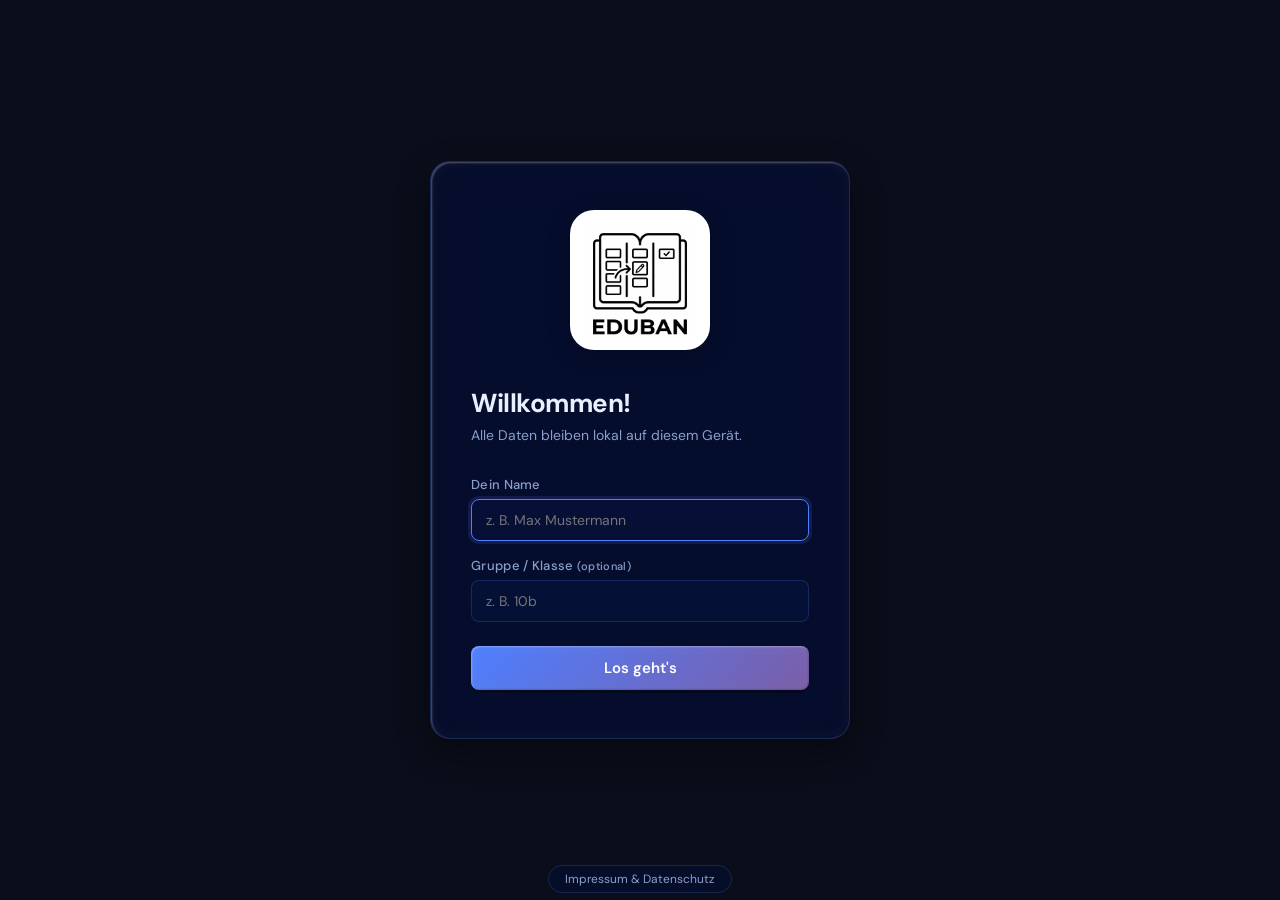
<file: kf-pX7mK9tL.html>
<!DOCTYPE html>
<html lang="de">
<head>
  <meta charset="UTF-8"/>
  <meta name="viewport" content="width=device-width, initial-scale=1.0"/>
  <title>KanbanFluss</title>
  <link rel="icon" type="image/png" href="images/logo.png"/>
  <link rel="manifest" href="manifest.json">
  <meta name="theme-color" content="#0a0e1a">
  <meta name="apple-mobile-web-app-capable" content="yes">
  <meta name="apple-mobile-web-app-status-bar-style" content="black-translucent">
  <meta name="apple-mobile-web-app-title" content="Kanban">
  <link rel="apple-touch-icon" href="images/logo.png">
  <script>
    sessionStorage.setItem('kf_role', 'lehrer');
    window.location.replace('app.html');
  </script>
</head>
<body></body>
</html>
</file>
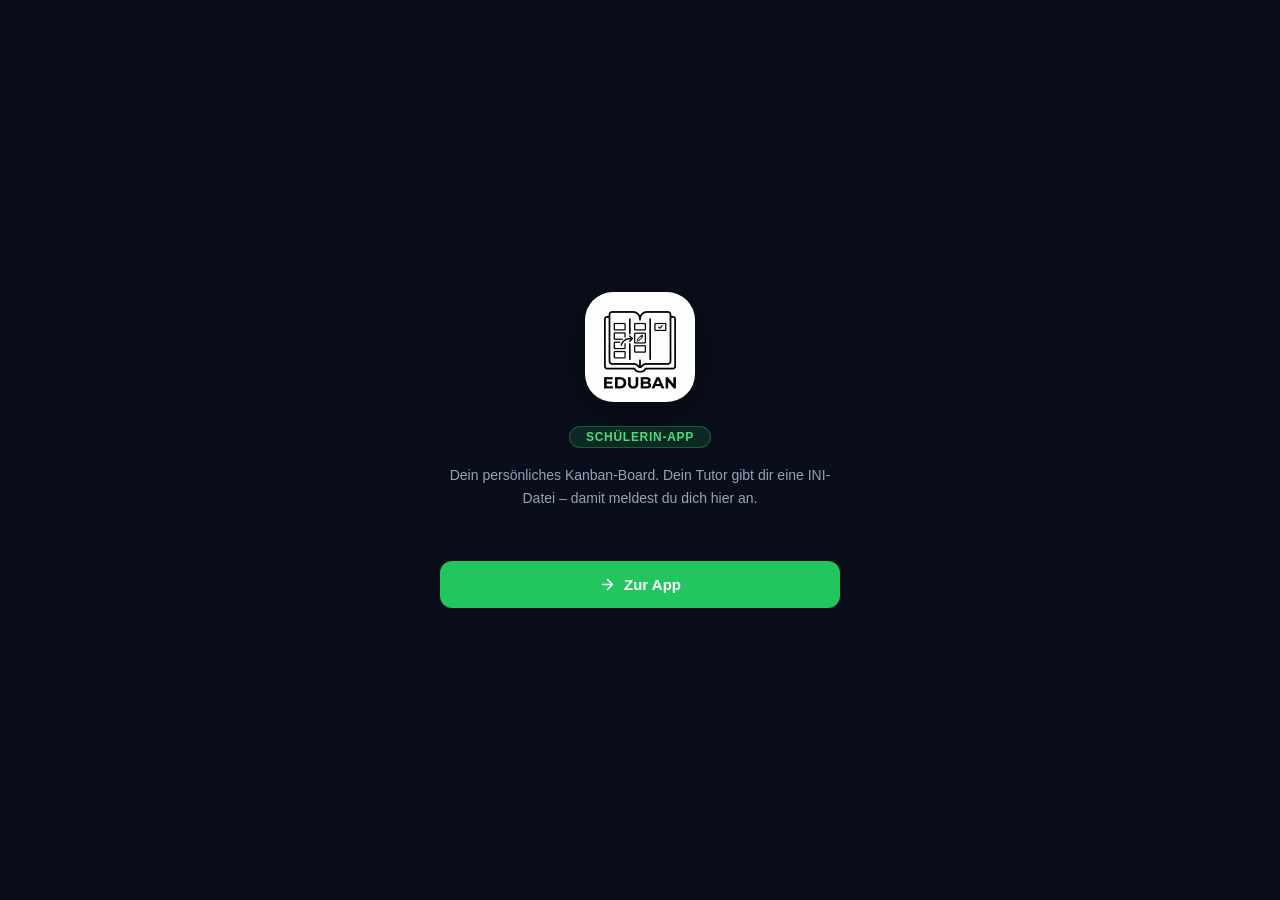
<file: schueler.html>
<!DOCTYPE html>
<html lang="de">
<head>
  <meta charset="UTF-8"/>
  <meta name="viewport" content="width=device-width, initial-scale=1.0, maximum-scale=1.0, user-scalable=no"/>
  <title>EDUBAN – Kanban für Bildung</title>
  <link rel="icon" type="image/png" sizes="512x512" href="images/logo-512.png"/>
  <link rel="icon" type="image/png" sizes="192x192" href="images/logo-192.png"/>
  <link rel="manifest" href="manifest-schueler.json">
  <meta name="theme-color" content="#0a0e1a">
  <meta name="mobile-web-app-capable" content="yes">
  <meta name="apple-mobile-web-app-capable" content="yes">
  <meta name="apple-mobile-web-app-status-bar-style" content="black-translucent">
  <meta name="apple-mobile-web-app-title" content="EDUBAN">
  <link rel="apple-touch-icon" href="images/logo-192.png">
  <script src="fonts/lucide.min.js"></script>
  <script>
    if ('serviceWorker' in navigator) {
      window.addEventListener('load', () => {
        navigator.serviceWorker.register('sw.js').catch(() => {});
      });
    }
  </script>
  <style>
    *, *::before, *::after { box-sizing: border-box; margin: 0; padding: 0; }
    :root {
      --bg-body: #0a0e1a;
      --bg-panel: #1a1f2e;
      --bg-card: #1e2436;
      --text: #e2e8f0;
      --text-muted: #94a3b8;
      --border: rgba(255,255,255,0.1);
      --accent: #22c55e;
      --accent-hover: #16a34a;
    }
    html, body {
      min-height: 100%;
      background: var(--bg-body);
      color: var(--text);
      font-family: -apple-system, BlinkMacSystemFont, 'Segoe UI', Roboto, sans-serif;
      -webkit-font-smoothing: antialiased;
    }
    body {
      display: flex;
      align-items: center;
      justify-content: center;
      min-height: 100vh;
      padding: 24px;
    }
    .card {
      max-width: 400px;
      width: 100%;
      text-align: center;
    }
    .logo-wrap {
      display: inline-flex;
      align-items: center;
      justify-content: center;
      background: #ffffff;
      border-radius: 28px;
      width: 110px;
      height: 110px;
      margin-bottom: 24px;
      box-shadow: 0 8px 40px rgba(0,0,0,0.35);
    }
    .logo-wrap img { width: 84px; height: 84px; object-fit: contain; }
    h1 {
      font-size: 28px;
      font-weight: 700;
      color: var(--text);
      margin-bottom: 8px;
    }
    .role-badge {
      display: inline-block;
      background: rgba(34,197,94,0.15);
      color: #4ade80;
      border: 1px solid rgba(34,197,94,0.35);
      border-radius: 20px;
      padding: 3px 16px;
      font-size: 12px;
      font-weight: 700;
      letter-spacing: 0.06em;
      text-transform: uppercase;
      margin-bottom: 16px;
    }
    .subtitle {
      font-size: 14px;
      color: var(--text-muted);
      line-height: 1.6;
      margin-bottom: 36px;
    }
    .install-section {
      display: flex;
      flex-direction: column;
      gap: 10px;
      margin-bottom: 16px;
    }
    .btn-install {
      display: none;
      align-items: center;
      justify-content: center;
      gap: 10px;
      padding: 13px 20px;
      border-radius: 12px;
      font-size: 14px;
      font-weight: 600;
      cursor: pointer;
      border: none;
      width: 100%;
      transition: opacity 0.2s;
    }
    .btn-install:active { opacity: 0.8; }
    .btn-android {
      background: linear-gradient(135deg, #22c55e, #16a34a);
      color: #fff;
    }
    .btn-ios {
      background: rgba(255,255,255,0.06);
      color: var(--text);
      border: 1px solid rgba(255,255,255,0.15) !important;
    }
    .btn-main {
      display: flex;
      align-items: center;
      justify-content: center;
      gap: 8px;
      width: 100%;
      padding: 15px 20px;
      border-radius: 12px;
      font-size: 15px;
      font-weight: 600;
      cursor: pointer;
      border: none;
      background: var(--accent);
      color: #fff;
      transition: background 0.2s;
      margin-top: 8px;
    }
    .btn-main:hover { background: var(--accent-hover); }
    .btn-main:active { opacity: 0.85; }

    /* iOS Dialog */
    .ios-overlay {
      position: fixed;
      inset: 0;
      background: rgba(0,0,0,0.7);
      z-index: 1000;
      display: flex;
      align-items: flex-end;
      justify-content: center;
    }
    .ios-sheet {
      background: var(--bg-panel);
      border-radius: 20px 20px 0 0;
      padding: 28px 24px 44px;
      max-width: 480px;
      width: 100%;
      box-shadow: 0 -8px 40px rgba(0,0,0,0.4);
    }
    .ios-sheet h2 {
      font-size: 17px;
      font-weight: 700;
      color: var(--text);
      margin-bottom: 24px;
      display: flex;
      align-items: center;
      gap: 8px;
    }
    .ios-step {
      display: flex;
      align-items: flex-start;
      gap: 14px;
      margin-bottom: 18px;
    }
    .ios-num {
      flex-shrink: 0;
      width: 26px;
      height: 26px;
      border-radius: 50%;
      background: var(--accent);
      color: #fff;
      font-size: 13px;
      font-weight: 700;
      display: flex;
      align-items: center;
      justify-content: center;
      margin-top: 1px;
    }
    .ios-text {
      font-size: 14px;
      color: var(--text);
      line-height: 1.55;
      text-align: left;
    }
    .ios-text strong { color: var(--text); }
    .btn-close {
      display: flex;
      align-items: center;
      justify-content: center;
      width: 100%;
      padding: 13px;
      margin-top: 8px;
      border-radius: 12px;
      font-size: 14px;
      font-weight: 600;
      cursor: pointer;
      border: 1px solid var(--border);
      background: transparent;
      color: var(--text);
    }
  </style>
</head>
<body>

<div class="card">
  <div>
    <div class="logo-wrap">
      <img src="images/logo.png" alt="EDUBAN" onerror="this.style.display='none'"/>
    </div>
  </div>

  <div class="role-badge">SchülerIn-App</div>
  <p class="subtitle">Dein persönliches Kanban-Board. Dein Tutor gibt dir eine INI-Datei – damit meldest du dich hier an.</p>

  <div class="install-section">
    <button class="btn-install btn-android" id="android-btn">
      <i data-lucide="smartphone" style="width:18px;height:18px;flex-shrink:0;"></i>
      Als Android-App installieren
    </button>
    <button class="btn-install btn-ios" id="ios-btn" onclick="document.getElementById('ios-dialog').style.display='flex'">
      <i data-lucide="tablet-smartphone" style="width:18px;height:18px;flex-shrink:0;"></i>
      Anleitung: Installation auf iPhone/iPad
    </button>
  </div>

  <button class="btn-main" onclick="goToApp()">
    <i data-lucide="arrow-right" style="width:17px;height:17px;"></i>
    Zur App
  </button>
</div>

<!-- iOS Installationsanleitung -->
<div id="ios-dialog" style="display:none;" class="ios-overlay" onclick="if(event.target===this) this.style.display='none'">
  <div class="ios-sheet">
    <h2>
      <i data-lucide="info" style="width:18px;height:18px;color:var(--accent);"></i>
      Installation auf iPhone / iPad
    </h2>
    <div class="ios-step">
      <div class="ios-num">1</div>
      <div class="ios-text">Öffne diese Seite in <strong>Safari</strong> (nicht Chrome oder Firefox)</div>
    </div>
    <div class="ios-step">
      <div class="ios-num">2</div>
      <div class="ios-text">Tippe unten in der Menüleiste auf das <strong>Teilen-Symbol</strong> <span style="font-size:16px;vertical-align:-2px;">⎙</span></div>
    </div>
    <div class="ios-step">
      <div class="ios-num">3</div>
      <div class="ios-text">Scrolle im Menü nach unten und tippe auf <strong>„Zum Home-Bildschirm"</strong></div>
    </div>
    <div class="ios-step">
      <div class="ios-num">4</div>
      <div class="ios-text">Tippe oben rechts auf <strong>„Hinzufügen"</strong> – die App erscheint als Icon auf deinem Homescreen</div>
    </div>
    <button class="btn-close" onclick="document.getElementById('ios-dialog').style.display='none'">Verstanden</button>
  </div>
</div>

<script>
  let installPrompt = null;
  let redirectTimer = null;

  // iOS erkennen
  const isIOS = /iphone|ipad|ipod/i.test(navigator.userAgent) && !window.MSStream;
  const isStandalone = window.navigator.standalone === true
    || window.matchMedia('(display-mode: standalone)').matches;

  if (isIOS && !isStandalone) {
    document.getElementById('ios-btn').style.display = 'flex';
  }

  // Android / Chrome Install-Prompt abfangen
  window.addEventListener('beforeinstallprompt', (e) => {
    e.preventDefault();
    installPrompt = e;
    document.getElementById('android-btn').style.display = 'flex';
    clearTimeout(redirectTimer); // Seite sichtbar lassen damit User installieren kann
  });

  document.getElementById('android-btn').addEventListener('click', async () => {
    if (!installPrompt) return;
    installPrompt.prompt();
    const { outcome } = await installPrompt.userChoice;
    if (outcome === 'accepted') {
      installPrompt = null;
      document.getElementById('android-btn').style.display = 'none';
      setTimeout(goToApp, 600);
    }
  });

  function goToApp() {
    sessionStorage.setItem('kf_role', 'schueler');
    location.replace('app.html');
  }

  // Wiederkehrende SchülerInnen: automatisch weiterleiten wenn keine Installation nötig
  const hasData = !!localStorage.getItem('kf_student_config') || !!localStorage.getItem('kanban_data');
  if (hasData && !isIOS) {
    redirectTimer = setTimeout(() => {
      if (!installPrompt) goToApp();
    }, 1200);
  }

  // Lucide Icons rendern
  if (typeof lucide !== 'undefined') lucide.createIcons();
</script>
</body>
</html>
</file>
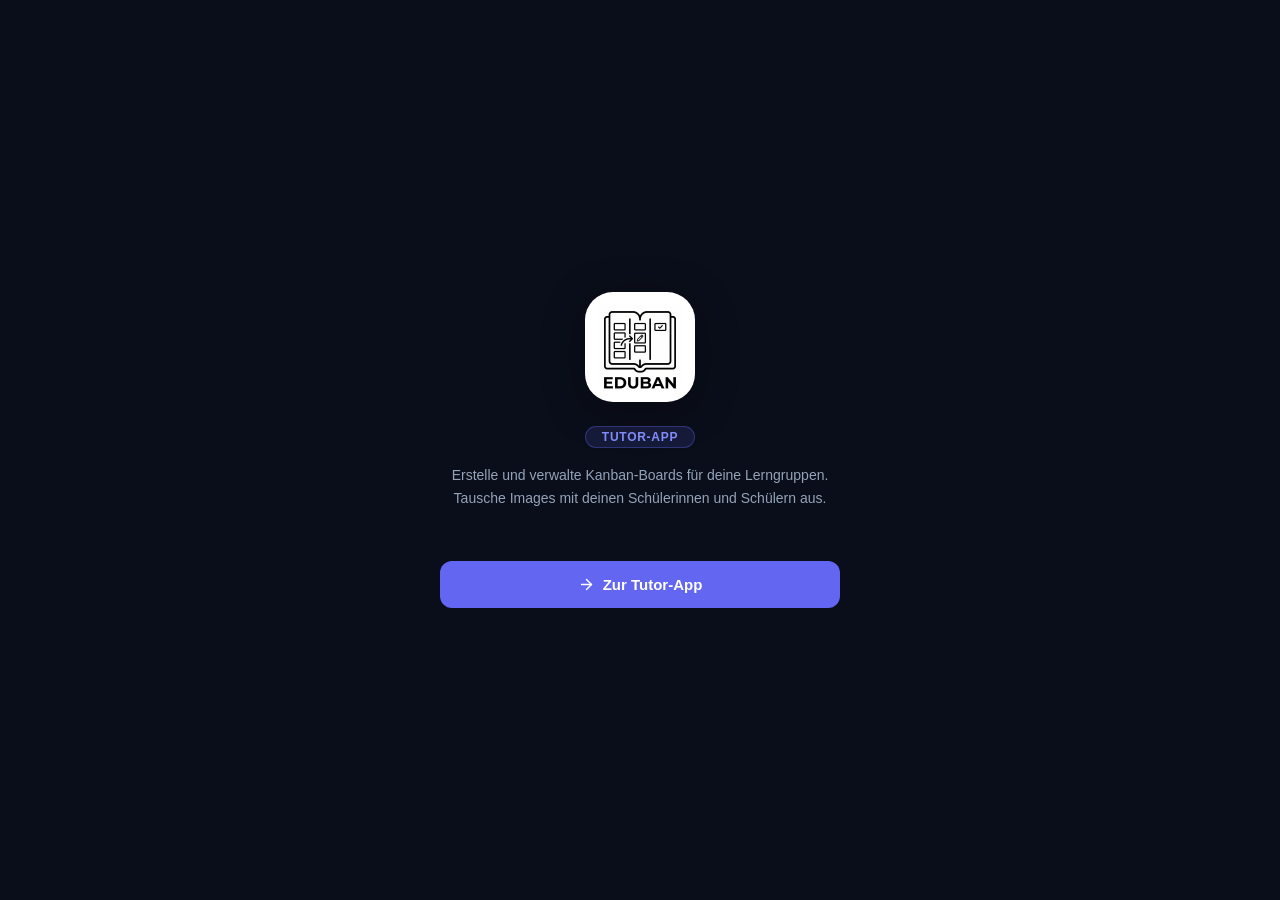
<file: tutor-T4xWqN8k.html>
<!DOCTYPE html>
<html lang="de">
<head>
  <meta charset="UTF-8"/>
  <meta name="viewport" content="width=device-width, initial-scale=1.0, maximum-scale=1.0, user-scalable=no"/>
  <title>EDUBAN – Tutor</title>
  <link rel="icon" type="image/png" sizes="512x512" href="images/logo-512.png"/>
  <link rel="icon" type="image/png" sizes="192x192" href="images/logo-192.png"/>
  <link rel="manifest" href="manifest-tutor.json">
  <meta name="theme-color" content="#0a0e1a">
  <meta name="mobile-web-app-capable" content="yes">
  <meta name="apple-mobile-web-app-capable" content="yes">
  <meta name="apple-mobile-web-app-status-bar-style" content="black-translucent">
  <meta name="apple-mobile-web-app-title" content="EDUBAN T">
  <link rel="apple-touch-icon" href="images/logo-192.png">
  <script src="fonts/lucide.min.js"></script>
  <script>
    if ('serviceWorker' in navigator) {
      window.addEventListener('load', () => {
        navigator.serviceWorker.register('sw.js').catch(() => {});
      });
    }
  </script>
  <style>
    *, *::before, *::after { box-sizing: border-box; margin: 0; padding: 0; }
    :root {
      --bg-body: #0a0e1a;
      --bg-panel: #1a1f2e;
      --bg-card: #1e2436;
      --text: #e2e8f0;
      --text-muted: #94a3b8;
      --border: rgba(255,255,255,0.1);
      --accent: #6366f1;
      --accent-hover: #5254cc;
      --danger: #ef4444;
    }
    html, body {
      min-height: 100%;
      background: var(--bg-body);
      color: var(--text);
      font-family: -apple-system, BlinkMacSystemFont, 'Segoe UI', Roboto, sans-serif;
      -webkit-font-smoothing: antialiased;
    }
    body {
      display: flex;
      align-items: center;
      justify-content: center;
      min-height: 100vh;
      padding: 24px;
    }
    .card {
      max-width: 400px;
      width: 100%;
      text-align: center;
    }
    .logo-wrap {
      display: inline-flex;
      align-items: center;
      justify-content: center;
      background: #ffffff;
      border-radius: 28px;
      width: 110px;
      height: 110px;
      margin-bottom: 24px;
      box-shadow: 0 8px 40px rgba(0,0,0,0.35);
    }
    .logo-wrap img { width: 84px; height: 84px; object-fit: contain; }
    h1 {
      font-size: 28px;
      font-weight: 700;
      color: var(--text);
      margin-bottom: 8px;
    }
    .role-badge {
      display: inline-block;
      background: rgba(99,102,241,0.15);
      color: #818cf8;
      border: 1px solid rgba(99,102,241,0.35);
      border-radius: 20px;
      padding: 3px 16px;
      font-size: 12px;
      font-weight: 700;
      letter-spacing: 0.06em;
      text-transform: uppercase;
      margin-bottom: 16px;
    }
    .subtitle {
      font-size: 14px;
      color: var(--text-muted);
      line-height: 1.6;
      margin-bottom: 36px;
    }
    .install-section {
      display: flex;
      flex-direction: column;
      gap: 10px;
      margin-bottom: 16px;
    }
    .btn-install {
      display: none;
      align-items: center;
      justify-content: center;
      gap: 10px;
      padding: 13px 20px;
      border-radius: 12px;
      font-size: 14px;
      font-weight: 600;
      cursor: pointer;
      border: none;
      width: 100%;
      transition: opacity 0.2s;
    }
    .btn-install:active { opacity: 0.8; }
    .btn-android {
      background: linear-gradient(135deg, #6366f1, #8b5cf6);
      color: #fff;
    }
    .btn-ios {
      background: rgba(255,255,255,0.06);
      color: var(--text);
      border: 1px solid rgba(255,255,255,0.15) !important;
    }
    .btn-main {
      display: flex;
      align-items: center;
      justify-content: center;
      gap: 8px;
      width: 100%;
      padding: 15px 20px;
      border-radius: 12px;
      font-size: 15px;
      font-weight: 600;
      cursor: pointer;
      border: none;
      background: var(--accent);
      color: #fff;
      transition: background 0.2s;
      margin-top: 8px;
    }
    .btn-main:hover { background: var(--accent-hover); }
    .btn-main:active { opacity: 0.85; }

    /* iOS Dialog */
    .ios-overlay {
      position: fixed;
      inset: 0;
      background: rgba(0,0,0,0.7);
      z-index: 1000;
      display: flex;
      align-items: flex-end;
      justify-content: center;
    }
    .ios-sheet {
      background: var(--bg-panel);
      border-radius: 20px 20px 0 0;
      padding: 28px 24px 44px;
      max-width: 480px;
      width: 100%;
      box-shadow: 0 -8px 40px rgba(0,0,0,0.4);
    }
    .ios-sheet h2 {
      font-size: 17px;
      font-weight: 700;
      color: var(--text);
      margin-bottom: 24px;
      display: flex;
      align-items: center;
      gap: 8px;
    }
    .ios-step {
      display: flex;
      align-items: flex-start;
      gap: 14px;
      margin-bottom: 18px;
    }
    .ios-num {
      flex-shrink: 0;
      width: 26px;
      height: 26px;
      border-radius: 50%;
      background: var(--accent);
      color: #fff;
      font-size: 13px;
      font-weight: 700;
      display: flex;
      align-items: center;
      justify-content: center;
      margin-top: 1px;
    }
    .ios-text {
      font-size: 14px;
      color: var(--text);
      line-height: 1.55;
      text-align: left;
    }
    .ios-text strong { color: var(--text); }
    .btn-close {
      display: flex;
      align-items: center;
      justify-content: center;
      width: 100%;
      padding: 13px;
      margin-top: 8px;
      border-radius: 12px;
      font-size: 14px;
      font-weight: 600;
      cursor: pointer;
      border: 1px solid var(--border);
      background: transparent;
      color: var(--text);
    }
  </style>
</head>
<body>

<div class="card">
  <div>
    <div class="logo-wrap">
      <img src="images/logo.png" alt="EDUBAN" onerror="this.style.display='none'"/>
    </div>
  </div>

  <div class="role-badge">Tutor-App</div>
  <p class="subtitle">Erstelle und verwalte Kanban-Boards für deine Lerngruppen. Tausche Images mit deinen Schülerinnen und Schülern aus.</p>

  <div class="install-section">
    <button class="btn-install btn-android" id="android-btn">
      <i data-lucide="smartphone" style="width:18px;height:18px;flex-shrink:0;"></i>
      Als Android-App installieren
    </button>
    <button class="btn-install btn-ios" id="ios-btn" onclick="document.getElementById('ios-dialog').style.display='flex'">
      <i data-lucide="tablet-smartphone" style="width:18px;height:18px;flex-shrink:0;"></i>
      Anleitung: Installation auf iPhone/iPad
    </button>
  </div>

  <button class="btn-main" onclick="goToApp()">
    <i data-lucide="arrow-right" style="width:17px;height:17px;"></i>
    Zur Tutor-App
  </button>
</div>

<!-- iOS Installationsanleitung -->
<div id="ios-dialog" style="display:none;" class="ios-overlay" onclick="if(event.target===this) this.style.display='none'">
  <div class="ios-sheet">
    <h2>
      <i data-lucide="info" style="width:18px;height:18px;color:var(--accent);"></i>
      Installation auf iPhone / iPad
    </h2>
    <div class="ios-step">
      <div class="ios-num">1</div>
      <div class="ios-text">Öffne diese Seite in <strong>Safari</strong> (nicht Chrome oder Firefox)</div>
    </div>
    <div class="ios-step">
      <div class="ios-num">2</div>
      <div class="ios-text">Tippe unten in der Menüleiste auf das <strong>Teilen-Symbol</strong> <span style="font-size:16px;vertical-align:-2px;">⎙</span></div>
    </div>
    <div class="ios-step">
      <div class="ios-num">3</div>
      <div class="ios-text">Scrolle im Menü nach unten und tippe auf <strong>„Zum Home-Bildschirm"</strong></div>
    </div>
    <div class="ios-step">
      <div class="ios-num">4</div>
      <div class="ios-text">Tippe oben rechts auf <strong>„Hinzufügen"</strong> – die App erscheint als Icon auf deinem Homescreen</div>
    </div>
    <button class="btn-close" onclick="document.getElementById('ios-dialog').style.display='none'">Verstanden</button>
  </div>
</div>

<script>
  let installPrompt = null;
  let redirectTimer = null;

  // iOS erkennen
  const isIOS = /iphone|ipad|ipod/i.test(navigator.userAgent) && !window.MSStream;
  const isStandalone = window.navigator.standalone === true
    || window.matchMedia('(display-mode: standalone)').matches;

  if (isIOS && !isStandalone) {
    document.getElementById('ios-btn').style.display = 'flex';
  }

  // Android / Chrome Install-Prompt abfangen
  window.addEventListener('beforeinstallprompt', (e) => {
    e.preventDefault();
    installPrompt = e;
    document.getElementById('android-btn').style.display = 'flex';
    clearTimeout(redirectTimer); // Seite sichtbar lassen damit User installieren kann
  });

  document.getElementById('android-btn').addEventListener('click', async () => {
    if (!installPrompt) return;
    installPrompt.prompt();
    const { outcome } = await installPrompt.userChoice;
    if (outcome === 'accepted') {
      installPrompt = null;
      document.getElementById('android-btn').style.display = 'none';
      setTimeout(goToApp, 600);
    }
  });

  function goToApp() {
    sessionStorage.removeItem('kf_role'); // Kein Role-Flag = Tutor-Modus
    location.replace('app.html');
  }

  // Wiederkehrende Tutoren: automatisch weiterleiten wenn keine Installation nötig
  const hasData = !!localStorage.getItem('kanban_data') || !!localStorage.getItem('kanban_users');
  if (hasData && !isIOS) {
    redirectTimer = setTimeout(() => {
      if (!installPrompt) goToApp();
    }, 1200);
  }

  // Lucide Icons rendern
  if (typeof lucide !== 'undefined') lucide.createIcons();
</script>
</body>
</html>
</file>
<file: style.css>
/* --- LOKALE SCHRIFTARTEN --- */
@font-face { font-family: 'Bebas Neue'; font-style: normal; font-weight: 400; src: url('fonts/bebas-neue-v16-latin-regular.woff2') format('woff2'); font-display: swap; }
@font-face { font-family: 'DM Sans'; font-style: normal; font-weight: 300; src: url('fonts/dm-sans-v17-latin-300.woff2') format('woff2'); }
@font-face { font-family: 'DM Sans'; font-style: normal; font-weight: 400; src: url('fonts/dm-sans-v17-latin-regular.woff2') format('woff2'); }
@font-face { font-family: 'DM Sans'; font-style: normal; font-weight: 500; src: url('fonts/dm-sans-v17-latin-500.woff2') format('woff2'); }
@font-face { font-family: 'DM Sans'; font-style: normal; font-weight: 600; src: url('fonts/dm-sans-v17-latin-600.woff2') format('woff2'); }
@font-face { font-family: 'DM Sans'; font-style: normal; font-weight: 700; src: url('fonts/dm-sans-v17-latin-700.woff2') format('woff2'); }

@font-face { font-family: 'DM Mono'; font-style: normal; font-weight: 400; src: url('fonts/dm-mono-v16-latin-regular.woff2') format('woff2'); }
@font-face { font-family: 'DM Mono'; font-style: normal; font-weight: 500; src: url('fonts/dm-mono-v16-latin-500.woff2') format('woff2'); }

@font-face { 
  font-family: 'Outfit'; 
  font-style: normal; 
  font-weight: 700; 
  src: url('fonts/outfit-v15-latin-700.woff2') format('woff2'); 
}

/* --- GRUNDLAGEN & THEME VARIABLEN --- */

*, *::before, *::after { box-sizing: border-box; margin: 0; padding: 0; }

:root {
  --bg:        #0a0e1a;
  --panel-rgb: 6, 14, 48;
  --surface:   rgba(8, 18, 55, 0.65);
  --surface2:  rgba(8, 20, 65, 0.55);
  --border:    rgba(100, 140, 255, 0.2);
  --accent:    #4d7fff;
  --accent2:   #7b5ea7;
  --danger:    #f05252;
  --success:   #10b981;
  --text:      #e8f0ff;
  --text-muted:#8aa0cc;
  --card-bg:   rgba(6, 15, 50, 0.60);
  --col-todo:  #4d7fff;
  --col-doing: #f59e0b;
  --col-done:  #10b981;
  --shadow:    0 8px 32px rgba(0,0,0,0.5);
  --radius:    24px;
  
  /* Verbesserter Apple-Glass-Effekt (Unschärfe + Farbsättigung) */
  --glass-blur: blur(18px) saturate(180%);
  --glass-border: 1px solid rgba(120,160,255,0.18);
  --scroll-thumb: rgba(255,255,255,0.2);

  /* Der neue, dicke Apple-Linseneffekt für Dark Mode */
  --highlight-edge: 
      inset 1px 1px 2px rgba(255, 255, 255, 0.3),
      inset -1px -1px 2px rgba(0, 0, 0, 0.2),
      inset 0 0 15px rgba(255, 255, 255, 0.05);
      
  --panel-3d: 0 12px 32px rgba(0,0,0,0.4), var(--highlight-edge);
  --card-3d: 0 4px 12px rgba(0,0,0,0.2), var(--highlight-edge);
  --btn-3d: 0 3px 0 rgba(0,0,0,0.3), var(--highlight-edge);
  --btn-3d-active: 0 0 0 rgba(0,0,0,0.3), var(--highlight-edge);
}

body.theme-light {
  --bg:        #f0f2f5;
  --panel-rgb: 255, 255, 255;
  --surface:   rgba(255, 255, 255, 0.85);
  --surface2:  rgba(240, 242, 245, 0.85);
  --border:    rgba(0, 0, 0, 0.15);
  --accent:    #2563eb;
  --accent2:   #7c3aed;
  --text:      #1e293b;
  --text-muted:#64748b;
  --card-bg:   rgba(255, 255, 255, 0.95);
  --scroll-thumb: rgba(0,0,0,0.2);

  /* Der neue, dicke Apple-Linseneffekt für Light Mode */
  --highlight-edge: 
      inset 1px 1px 2px rgba(255, 255, 255, 0.9),
      inset -1px -1px 2px rgba(0, 0, 0, 0.05),
      inset 0 0 15px rgba(255, 255, 255, 0.4);
      
  --panel-3d: 0 12px 32px rgba(0,0,0,0.1), var(--highlight-edge);
  --card-3d: 0 4px 12px rgba(0,0,0,0.05), var(--highlight-edge);
  --btn-3d: 0 3px 0 rgba(0,0,0,0.15), var(--highlight-edge);
  --btn-3d-active: 0 0 0 rgba(0,0,0,0.15), var(--highlight-edge);
}

/* ─── HINTERGRUND ────────────────────────── */
html, body {
  width: 100%;
  height: 100%;
  position: fixed; 
  overflow: hidden;
  overscroll-behavior: none;
  touch-action: none; 
}

body {
  font-family: 'DM Sans', sans-serif;
  color: var(--text);
}

#bg-layer {
  position: fixed;
  inset: 0;
  z-index: 0;
  background-color: var(--bg);
  background-image: none;
  background-size: cover;
  background-position: center center;
  background-repeat: no-repeat;
  transition: background-image 0.6s ease;
}

#bg-overlay {
  position: fixed;
  inset: 0;
  z-index: 1;
}

#auth-screen,
#app-screen {
  position: relative;
  z-index: 2;
}

/* --- AUTH --------------------------------------- */
#auth-screen {
  min-height: 100vh;
  overflow-y: auto;
  display: flex;
  flex-direction: column;
  align-items: center;
  justify-content: flex-start;
  padding: 20px;
}
#auth-screen .auth-box {
  margin: auto;
}

.auth-box {
  background: rgba(var(--panel-rgb), 0.78);
  backdrop-filter: blur(24px) saturate(180%);
  -webkit-backdrop-filter: blur(24px) saturate(180%);
  border: 1px solid rgba(100,160,255,0.2);
  border-radius: 20px;
  padding: 48px 40px;
  width: 100%;
  max-width: 420px;
  box-shadow: var(--panel-3d); /* Nutzen der neuen 3D Variable */
  animation: fadeUp 0.5s ease;
}

@keyframes fadeUp {
  from { opacity:0; transform: translateY(24px); }
  to   { opacity:1; transform: translateY(0); }
}

@keyframes spin {
  from { transform: rotate(0deg); }
  to   { transform: rotate(360deg); }
}

.auth-logo {
  display: flex;
  flex-direction: column;
  align-items: center;
  gap: 16px;
  margin-bottom: 36px;
}

.auth-logo-icon {
  width: 80px; height: 80px;
  background: linear-gradient(135deg, var(--accent), var(--accent2));
  border-radius: 20px;
  display: flex; align-items: center; justify-content: center;
  font-size: 40px;
}

.auth-logo-text {
  font-size: 26px;
  font-weight: 700;
  letter-spacing: -0.5px;
}

.auth-title {
  font-size: 26px;
  font-weight: 700;
  letter-spacing: -0.5px;
  margin-bottom: 6px;
}

.auth-subtitle {
  color: var(--text-muted);
  font-size: 14px;
  margin-bottom: 32px;
}

.form-group {
  margin-bottom: 16px;
}

label {
  display: block;
  font-size: 13px;
  font-weight: 500;
  color: var(--text-muted);
  margin-bottom: 6px;
  letter-spacing: 0.3px;
}

input {
  width: 100%;
  background: var(--surface2);
  border: 1px solid var(--border);
  border-radius: 8px;
  padding: 11px 14px;
  color: var(--text);
  font-family: inherit;
  font-size: 14px;
  transition: border-color 0.2s, box-shadow 0.2s;
  outline: none;
}

input:focus {
  border-color: var(--accent);
  box-shadow: 0 0 0 3px rgba(92,110,248,0.15);
}

.btn {
  width: 100%;
  padding: 12px;
  border: none;
  border-radius: 8px;
  font-family: inherit;
  font-size: 15px;
  font-weight: 600;
  cursor: pointer;
  transition: all 0.2s;
  margin-top: 8px;
}

.btn-primary {
  background: linear-gradient(135deg, var(--accent), var(--accent2));
  color: #fff;
}

.btn-primary:hover { opacity: 0.9; transform: translateY(-1px); box-shadow: 0 6px 20px rgba(92,110,248,0.3); }
.btn-primary:active { transform: translateY(0); }

.btn-ghost {
  background: transparent;
  color: var(--accent);
  border: 1px solid var(--border);
  margin-top: 10px;
}

.btn-ghost:hover { background: var(--surface2); }

.auth-switch {
  text-align: center;
  margin-top: 20px;
  font-size: 14px;
  color: var(--text-muted);
}

.auth-switch a {
  color: var(--accent);
  cursor: pointer;
  text-decoration: none;
  font-weight: 500;
}

.auth-switch a:hover { text-decoration: underline; }

.error-msg {
  background: rgba(240,82,82,0.12);
  border: 1px solid rgba(240,82,82,0.3);
  color: #f87171;
  border-radius: 8px;
  padding: 10px 14px;
  font-size: 13px;
  margin-bottom: 16px;
  display: none;
}

.error-msg.show { display: block; animation: fadeUp 0.2s ease; }

.btn-google {
  width: 100%;
  padding: 11px;
  border: 1px solid var(--border);
  border-radius: 8px;
  background: var(--surface2);
  color: var(--text);
  font-family: inherit;
  font-size: 14px;
  font-weight: 500;
  cursor: pointer;
  display: flex;
  align-items: center;
  justify-content: center;
  gap: 10px;
  transition: all 0.2s;
  margin-bottom: 4px;
}
.btn-google:hover { background: var(--border); }

.divider {
  display: flex;
  align-items: center;
  gap: 12px;
  margin: 16px 0;
  color: var(--text-muted);
  font-size: 12px;
}
.divider::before, .divider::after {
  content: '';
  flex: 1;
  height: 1px;
  background: var(--border);
}

/* --- APP --------------------------------------- */
#app-screen { display: none; height: 100vh; overflow: hidden; flex-direction: column; }
#app-screen.visible { display: flex; }

/* Topbar */
.topbar {
  background: rgba(var(--panel-rgb), var(--panel-opacity, 0.72));
  backdrop-filter: blur(20px) saturate(180%);
  -webkit-backdrop-filter: blur(20px) saturate(180%);
  border-bottom: 1px solid rgba(100,160,255,0.15);
  padding: 0 24px;
  height: 60px;
  display: flex;
  align-items: center;
  justify-content: space-between;
  position: sticky;
  top: 0;
  z-index: 100;
}

.topbar-left {
  display: flex;
  align-items: center;
  gap: 12px;
}

.topbar-logo {
  width: 32px; height: 32px;
  background: linear-gradient(135deg, var(--accent), var(--accent2));
  border-radius: 8px;
  display: flex; align-items: center; justify-content: center;
  font-size: 16px;
}

.topbar-title {
  font-weight: 700;
  font-size: 16px;
  letter-spacing: -0.3px;
}

.topbar-right {
  display: flex;
  align-items: center;
  gap: 12px;
}

.user-pill {
  display: flex;
  align-items: center;
  gap: 8px;
  background: var(--surface2);
  border: 1px solid var(--border);
  border-radius: 20px;
  padding: 5px 12px 5px 5px;
  font-size: 13px;
}

.user-avatar {
  width: 26px; height: 26px;
  background: linear-gradient(135deg, var(--accent), var(--accent2));
  border-radius: 50%;
  display: flex; align-items: center; justify-content: center;
  font-size: 11px;
  font-weight: 700;
  color: #fff;
}

.btn-logout {
  background: transparent;
  border: 1px solid var(--border);
  border-radius: 8px;
  padding: 6px 14px;
  color: var(--text-muted);
  font-family: inherit;
  font-size: 13px;
  cursor: pointer;
  transition: all 0.2s;
}

.btn-logout:hover { color: var(--danger); border-color: var(--danger); background: rgba(240,82,82,0.07); }

/* Main Layout */
.main-layout {
  display: flex;
  flex: 1;
  min-height: 0;
  overflow: hidden;
}

/* Sidebar */
.sidebar {
  width: 260px;
  min-width: 260px;
  background: rgba(var(--panel-rgb), var(--panel-opacity, 0.75));
  backdrop-filter: blur(20px) saturate(180%);
  -webkit-backdrop-filter: blur(20px) saturate(180%);
  border-right: 1px solid rgba(100,160,255,0.15);
  display: flex;
  flex-direction: column;
  padding: 20px 0;
  overflow-y: auto;
  overflow-x: hidden;
  flex-shrink: 0;
  position: relative;
  transition: width 0.3s ease, min-width 0.3s ease, padding 0.3s ease, border 0.3s ease;
}
.sidebar.collapsed {
  width: 0 !important;
  min-width: 0 !important;
  padding: 0 !important;
  border-right: none !important;
}
.sidebar.collapsed ~ * #sidebar-grip,
.sidebar.collapsed + * #sidebar-grip {
  left: 0 !important;
}
.sidebar-grip {
  position: fixed;
  left: 260px;
  top: 50vh;
  transform: translateY(-50%);
  width: 12px;
  height: 48px;
  background: rgba(240, 242, 255, 0.92);
  border: 1px solid rgba(200,210,255,0.5);
  border-left: none;
  border-radius: 0 6px 6px 0;
  display: flex;
  align-items: center;
  justify-content: center;
  cursor: pointer;
  z-index: 150;
  transition: left 0.3s ease, background 0.2s;
  box-shadow: 2px 0 8px rgba(0,0,0,0.15);
}
.sidebar-grip:hover { background: rgba(255,255,255,1); }

.sidebar-section {
  padding: 0 16px;
  margin-bottom: 8px;
}

.sidebar-label {
  font-size: 11px;
  font-weight: 600;
  letter-spacing: 1px;
  text-transform: uppercase;
  color: var(--text-muted);
  padding: 0 8px;
  margin-bottom: 8px;
}

.board-item {
  display: flex;
  align-items: center;
  justify-content: space-between;
  padding: 9px 10px;
  border-radius: 8px;
  cursor: pointer;
  transition: background 0.15s;
  font-size: 14px;
  gap: 8px;
}

.board-item.active { background: rgba(92,110,248,0.15); color: var(--accent); }

.board-item-left {
  display: flex;
  align-items: center;
  gap: 8px;
  flex: 1;
  min-width: 0;
}

.board-dot {
  width: 8px; height: 8px;
  border-radius: 50%;
  background: var(--accent);
  flex-shrink: 0;
}

.board-name {
  white-space: nowrap;
  overflow: hidden;
  text-overflow: ellipsis;
}

.board-delete-btn {
  background: none;
  border: none;
  color: var(--text-muted);
  cursor: pointer;
  padding: 2px 4px;
  border-radius: 4px;
  font-size: 14px;
  /* Auf Handys/Tablets standardmäßig immer sichtbar, um den Doppelklick-Bug zu umgehen */
  opacity: 1; 
  transition: opacity 0.15s, color 0.15s;
  flex-shrink: 0;
}

/* Hover-Effekte GIBT ES NUR noch für Geräte mit echter Maus (PC/Mac) */
@media (hover: hover) {
  .board-delete-btn {
    opacity: 0; /* Auf dem PC sind sie zuerst unsichtbar... */
  }
  .board-item:hover { background: var(--surface2); }
  .board-item:hover .board-delete-btn { opacity: 1; } /* ...und erscheinen beim Hovern */
  .board-delete-btn:hover { color: var(--danger); }
}

.btn-new-board {
  display: flex;
  align-items: center;
  gap: 8px;
  padding: 9px 10px;
  border-radius: 8px;
  cursor: pointer;
  font-size: 14px;
  color: var(--text-muted);
  background: none;
  border: none;
  width: 100%;
  font-family: inherit;
  transition: all 0.15s;
  margin-top: 4px;
}

.btn-new-board:hover { background: var(--surface2); color: var(--accent); }

/* Board Area */
.board-area {
  flex: 1;
  min-height: 0;
  overflow-x: auto;
  overflow-y: auto;
  padding: 28px;
  padding-bottom: 80px;
  background: transparent;
}

.board-header {
  display: flex;
  align-items: center;
  gap: 16px;
  margin-bottom: 28px;
}

/* --- BOARD TITLE DISPLAY (HEADER) --- */

.board-title-display {
  /* Schrift & Text-Styling */
  font-family: 'Outfit', sans-serif;
  font-size: 24px;
  font-weight: 700;
  letter-spacing: -0.5px;
  color: var(--text);
  
  /* Glas-Effekt & Hintergrund */
  background: rgba(var(--panel-rgb), var(--panel-opacity, 0.72));
  backdrop-filter: blur(12px) saturate(180%);
  -webkit-backdrop-filter: blur(12px) saturate(180%);
  
  /* Rahmen & Form */
  border: 1px solid rgba(100, 160, 255, 0.18);
  border-radius: 10px;
  padding: 8px 18px;
  
  /* Interaktion & Layout */
  display: inline-block;
  cursor: pointer;
  transition: all 0.2s ease;
  
  /* iOS / Mobile Fixes */
  -webkit-tap-highlight-color: transparent;
  user-select: none;
}

/* --- HOVER-EFFEKT (NUR DESKTOP / MAUS) --- */
@media (hover: hover) {
  .board-title-display:hover {
    background: rgba(var(--panel-rgb), 0.9) !important;
    box-shadow: 0 8px 25px rgba(0, 0, 0, 0.3);
    border: 1px solid rgba(100, 160, 255, 0.4) !important;
    transform: translateY(-2px);
  }
}

/* --- ACTIVE-EFFEKT (TOUCH / MOBIL) --- */
@media (hover: none) {
  .board-title-display:active {
    background: rgba(var(--panel-rgb), 0.95);
    transform: scale(0.98);
    transition: transform 0.1s;
  }
}

/* --- ICON STYLING (LUCIDE ICONS LOKAL) --- */
.title-edit-icon {
  margin-left: 8px;
  width: 18px;
  height: 18px;
  vertical-align: middle;
  opacity: 0.6;
  transition: opacity 0.2s;
}

.board-title-display:hover .title-edit-icon {
  opacity: 1;
}


.columns-container {
  display: flex;
  gap: 20px;
  align-items: flex-start;
  min-height: 200px;
  padding-bottom: 60vh;
}

/* Column */
.column {
  background: rgba(var(--panel-rgb), var(--panel-opacity, 0.72));
  backdrop-filter: blur(18px) saturate(180%);
  -webkit-backdrop-filter: blur(18px) saturate(180%);
  border: 1px solid rgba(100,160,255,0.18);
  border-radius: var(--radius);
  width: 300px;
  min-width: 300px;
  display: flex;
  flex-direction: column;
  max-height: calc(100vh - 180px);
  box-shadow: var(--panel-3d); /* Nutzen der neuen 3D Variable */
}

.column-header {
  padding: 16px 16px 12px;
  display: flex;
  align-items: center;
  justify-content: space-between;
  border-bottom: 1px solid var(--border);
}

.column-title-row {
  display: flex;
  align-items: center;
  gap: 8px;
}

.column-dot {
  width: 10px; height: 10px;
  border-radius: 50%;
}

.column-title {
  font-weight: 600;
  font-size: 14px;
}

.column-count {
  background: var(--surface2);
  border-radius: 20px;
  padding: 2px 8px;
  font-size: 12px;
  color: var(--text-muted);
  font-family: 'DM Mono', monospace;
}

.column-actions {
  display: flex;
  gap: 4px;
}

.col-btn {
  background: none;
  border: none;
  color: var(--text-muted);
  cursor: pointer;
  padding: 4px 6px;
  border-radius: 6px;
  font-size: 16px;
  transition: all 0.15s;
}

.col-btn:hover { background: var(--surface2); color: var(--text); }

.cards-list {
  padding: 12px;
  display: flex;
  flex-direction: column;
  gap: 10px;
  overflow-y: auto;
  flex: 1;
}

.cards-list.drag-over {
  background: rgba(92,110,248,0.06);
  border-radius: 8px;
}

/* --- Card (Kombiniert & Bereinigt) --- */
.card {
  background: var(--surface);
  backdrop-filter: blur(10px) saturate(180%);
  -webkit-backdrop-filter: blur(10px) saturate(180%);
  border: 1px solid rgba(100,160,255,0.15);
  border-radius: 8px;
  padding: 14px;
  padding-top: 35px !important; 
  cursor: grab;
  transition: all 0.2s;
  position: relative;
  display: flex;
  flex-direction: column;
  -webkit-user-select: none;
  user-select: none;
  touch-action: manipulation;
  box-shadow: var(--card-3d);
}

.card:hover {
  border-color: var(--accent);
  box-shadow: 0 6px 16px rgba(92,110,248,0.2), var(--highlight-edge);
  transform: translateY(-2px);
}

.card.dragging {
  opacity: 0.4;
  cursor: grabbing;
}

/* --- CARD LABEL (NEU) --- */
.card-label {
  position: absolute;
  top: 10px;
  left: 14px;
  font-family: 'Outfit', sans-serif;
  font-size: 16px;
  font-weight: 800;
  color: var(--accent);
  opacity: 0.9;
  letter-spacing: 0.5px;
  z-index: 10;
}

.card-text {
  font-size: 14px;
  line-height: 1.5;
  word-break: break-word;
  white-space: pre-wrap;
}

.card-footer {
  display: flex;
  align-items: center;
  justify-content: space-between;
  margin-top: 10px;
}

.card-priority {
  font-size: 11px;
  font-weight: 600;
  letter-spacing: 0.5px;
  padding: 2px 8px;
  border-radius: 4px;
}

.priority-hoch   { background: rgba(240,82,82,0.15); color: #f87171; }
.priority-mittel { background: rgba(245,158,11,0.15); color: #fbbf24; }
.priority-niedrig{ background: rgba(16,185,129,0.15); color: #34d399; }

.card-actions {
  display: flex;
  gap: 4px;
  opacity: 0;
  transition: opacity 0.15s;
}

.card:hover .card-actions { opacity: 1; }

.card-btn {
  background: none;
  border: none;
  color: var(--text-muted);
  cursor: pointer;
  padding: 3px 5px;
  border-radius: 4px;
  font-size: 13px;
  transition: all 0.15s;
}

.card-btn:hover { background: var(--surface2); color: var(--text); }
.card-btn.delete:hover { color: var(--danger); }

/* Add card */
.add-card-form {
  padding: 0 12px 12px;
}

.add-card-textarea {
  width: 100%;
  background: var(--surface2);
  border: 1px solid var(--border);
  border-radius: 8px;
  padding: 10px 12px;
  color: var(--text);
  font-family: inherit;
  font-size: 13px;
  resize: none;
  outline: none;
  transition: border-color 0.2s;
  min-height: 70px;
}

.add-card-textarea:focus { border-color: var(--accent); }

.add-card-controls {
  display: flex;
  gap: 8px;
  margin-top: 8px;
  align-items: center;
}

.priority-select {
  background: var(--surface2);
  border: 1px solid var(--border);
  border-radius: 6px;
  padding: 6px 10px;
  color: var(--text);
  font-family: inherit;
  font-size: 12px;
  outline: none;
  cursor: pointer;
}

.btn-add-card {
  background: var(--accent);
  color: #fff;
  border: none;
  border-radius: 6px;
  padding: 6px 14px;
  font-family: inherit;
  font-size: 13px;
  font-weight: 600;
  cursor: pointer;
  transition: all 0.15s;
}

.btn-add-card:hover { opacity: 0.85; }

.btn-cancel-card {
  background: none;
  border: none;
  color: var(--text-muted);
  font-family: inherit;
  font-size: 13px;
  cursor: pointer;
  padding: 6px 8px;
  border-radius: 6px;
  transition: all 0.15s;
}

.btn-cancel-card:hover { color: var(--text); background: var(--surface2); }

.btn-show-add {
  display: flex;
  align-items: center;
  gap: 6px;
  padding: 8px 12px;
  background: none;
  border: 1px dashed var(--border);
  border-radius: 8px;
  color: var(--text-muted);
  font-family: inherit;
  font-size: 13px;
  cursor: pointer;
  width: calc(100% - 24px);
  margin: 0 12px 12px;
  transition: all 0.15s;
}

.btn-show-add:hover { border-color: var(--accent); color: var(--accent); background: rgba(92,110,248,0.05); }

/* Add column */
/* Theme-sicher: Nutzt nur deine dynamischen Variablen */
.add-column-btn {
  display: flex;
  align-items: center;
  gap: 10px;
  padding: 12px 20px;
  /* var(--surface2) passt sich automatisch dem hellen/dunklen Modus an */
  background: var(--surface2); 
  border: 2px dashed var(--border);
  border-radius: 12px;
  color: var(--text);
  cursor: pointer;
  transition: all 0.2s ease;
  opacity: 0.9;
  margin-left: 10px;
  flex-shrink: 0;
  font-weight: 500;
}

.add-column-btn:hover {
  /* Im Hover wird es minimal präsenter und kriegt deinen blauen Akzent */
  background: var(--surface); 
  border-color: var(--accent);
  color: var(--accent);
  opacity: 1;
}

/* Das Styling greift passend auf deine lokal gehosteten Lucide Icons zu */
.add-column-btn svg {
  transition: transform 0.2s ease;
}

.add-column-btn:hover svg {
  transform: scale(1.1);
}

/* Empty state */
.empty-state {
  flex: 1;
  display: flex;
  flex-direction: column;
  align-items: center;
  justify-content: center;
  color: var(--text-muted);
  gap: 16px;
  text-align: center;
  padding: 60px;
}

.empty-icon {
  width: 90px; height: 90px;
  background: #ffffff;
  border-radius: 20px;
  display: flex; align-items: center; justify-content: center;
  padding: 14px;
  box-shadow: 0 4px 20px rgba(0,0,0,0.2);
}
.empty-icon img { width: 100%; height: 100%; object-fit: contain; }
.empty-title { font-size: 20px; font-weight: 600; color: var(--text); }
.empty-sub { font-size: 14px; max-width: 320px; line-height: 1.6; }

.btn-create-first {
  background: linear-gradient(135deg, var(--accent), var(--accent2));
  color: #fff;
  border: none;
  border-radius: 8px;
  padding: 12px 24px;
  font-family: inherit;
  font-size: 14px;
  font-weight: 600;
  cursor: pointer;
  transition: all 0.2s;
  margin-top: 8px;
}

.btn-create-first:hover { opacity: 0.9; transform: translateY(-1px); }

/* Toast */
.toast {
  position: fixed;
  bottom: 24px;
  right: 24px;
  background: var(--surface);
  border: 1px solid var(--border);
  border-radius: 10px;
  padding: 12px 18px;
  font-size: 14px;
  box-shadow: var(--shadow);
  z-index: 300;
  animation: slideUp 0.3s ease;
  display: flex;
  align-items: center;
  gap: 8px;
}

@keyframes slideUp {
  from { opacity:0; transform: translateY(12px); }
  to   { opacity:1; transform: translateY(0); }
}

.toast.success { border-color: rgba(16,185,129,0.4); }
.toast.error   { border-color: rgba(240,82,82,0.4); }

/* Loading */
.loading {
  display: flex; align-items: center; justify-content: center;
  min-height: 100vh;
  font-size: 14px;
  color: var(--text-muted);
  gap: 12px;
}

.spinner {
  width: 20px; height: 20px;
  border: 2px solid var(--border);
  border-top-color: var(--accent);
  border-radius: 50%;
  animation: spin 0.7s linear infinite;
}

@keyframes spin { to { transform: rotate(360deg); } }

/* --- SETTINGS BUTTON --------------------------- */
.btn-settings {
  background: rgba(77,127,255,0.15);
  border: 1px solid rgba(100,160,255,0.2);
  border-radius: 8px;
  padding: 6px 12px;
  color: var(--text);
  font-size: 16px;
  cursor: pointer;
  transition: all 0.2s;
}
.btn-settings:hover { background: rgba(77,127,255,0.3); }

/* --- SETTINGS PANEL ----------------------------- */
.settings-overlay {
  position: fixed; inset: 0;
  background: rgba(0,0,0,0.4);
  backdrop-filter: blur(4px);
  z-index: 150;
}

.settings-drawer {
  position: fixed;
  top: 0; right: 0; bottom: 0;
  width: 320px;
  background: rgba(var(--panel-rgb), var(--panel-opacity, 0.90));
  backdrop-filter: blur(24px) saturate(180%);
  -webkit-backdrop-filter: blur(24px) saturate(180%);
  border-left: 1px solid var(--border);
  z-index: 151;
  display: flex;
  flex-direction: column;
  animation: slideInRight 0.25s ease;
  box-shadow: var(--panel-3d); /* Nutzen der neuen 3D Variable */
}

@keyframes slideInRight {
  from { transform: translateX(100%); }
  to   { transform: translateX(0); }
}

.settings-header {
  display: flex;
  align-items: center;
  justify-content: space-between;
  padding: 20px 20px 16px;
  border-bottom: 1px solid var(--border);
}

.settings-title { font-weight: 700; font-size: 16px; }

.settings-close {
  background: none; border: none;
  color: var(--text-muted); cursor: pointer;
  font-size: 18px; padding: 4px 8px;
  border-radius: 6px; transition: all 0.15s;
}
.settings-close:hover { color: var(--text); background: rgba(255,255,255,0.1); }

.settings-body { padding: 20px; overflow-y: auto; flex: 1; }

.settings-label {
  font-size: 11px;
  font-weight: 600;
  letter-spacing: 1px;
  text-transform: uppercase;
  color: var(--text-muted);
  margin-bottom: 10px;
}

.settings-hint {
  font-size: 12px;
  color: var(--text-muted);
  line-height: 1.5;
  margin-bottom: 12px;
}

.settings-hint code {
  background: rgba(77,127,255,0.15);
  padding: 1px 6px;
  border-radius: 4px;
  font-family: 'DM Mono', monospace;
  color: var(--accent);
}

.bg-presets {
  display: grid;
  grid-template-columns: 1fr 1fr;
  gap: 10px;
}

.bg-preset {
  border-radius: 10px;
  height: 70px;
  cursor: pointer;
  border: 2px solid transparent;
  transition: all 0.2s;
  display: flex;
  align-items: flex-end;
  padding: 6px 8px;
  font-size: 11px;
  font-weight: 600;
  color: #fff;
  text-shadow: 0 1px 4px rgba(0,0,0,0.8);
  background-size: cover;
  background-position: center;
  overflow: hidden;
  position: relative;
}

.bg-preset::after {
  content: '';
  position: absolute;
  inset: 0;
  background: rgba(0,0,0,0.2);
  border-radius: 8px;
}

.bg-preset span { position: relative; z-index: 1; }

.bg-preset:hover { border-color: var(--accent); transform: scale(1.03); }
.bg-preset.active { border-color: var(--accent); box-shadow: 0 0 0 2px rgba(77,127,255,0.4); }

.settings-input {
  flex: 1;
  background: rgba(10,20,60,0.6);
  border: 1px solid rgba(100,160,255,0.2);
  border-radius: 8px;
  padding: 8px 12px;
  color: var(--text);
  font-family: inherit;
  font-size: 13px;
  outline: none;
  width: 100%;
}
.settings-input:focus { border-color: var(--accent); }

/* --- AGING WARNING ---------------------------------- */
/* Standard (Dark Mode) */
.card.aging-warn {
  background: rgba(120, 30, 30, 0.55) !important;
  border-color: rgba(240,82,82,0.4) !important;
}
.card.aging-warn:hover {
  border-color: rgba(240,82,82,0.7) !important;
  box-shadow: 0 2px 12px rgba(240,82,82,0.2) !important;
}
.aging-badge {
  font-size: 11px;
  font-weight: 600;
  color: #f87171; 
  display: flex;
  align-items: center;
  gap: 4px;
  margin-top: 6px;
}

/* Anpassung für Light Mode */
body.theme-light .card.aging-warn {
  background: rgba(254, 226, 226, 0.8) !important; 
  border-color: rgba(239, 68, 68, 0.4) !important; 
}
body.theme-light .card.aging-warn:hover {
  border-color: rgba(220, 38, 38, 0.6) !important;
  box-shadow: 0 4px 12px rgba(239, 68, 68, 0.15) !important;
}
body.theme-light .aging-badge {
  color: #991b1b; 
}

/* --- SIDEBAR STRUKTUR ------------------------------- */
.sidebar-boards-area {
  flex: 1;
  overflow-y: auto;
  overflow-x: hidden;
  min-height: 0;
}
.sidebar-bottom {
  flex-shrink: 0;
  padding: 0 0 12px 0;
  padding-bottom: max(12px, env(safe-area-inset-bottom));
  display: flex;
  flex-direction: column;
  gap: 2px;
}
.sidebar-divider-line {
  height: 1px;
  background: rgba(100,160,255,0.12);
  margin: 8px 16px;
}
.sidebar-action-btn {
  display: flex;
  align-items: center;
  gap: 10px;
  padding: 9px 16px;
  background: none;
  border: none;
  color: var(--text-muted);
  font-family: inherit;
  font-size: 13px;
  cursor: pointer;
  width: 100%;
  text-align: left;
  border-radius: 8px;
  margin: 0 4px;
  width: calc(100% - 8px);
  transition: background 0.15s, color 0.15s;
}
.sidebar-action-btn:hover {
  background: rgba(77,127,255,0.1);
  color: var(--text);
}
.sidebar-logout:hover {
  color: var(--danger) !important;
  background: rgba(240,82,82,0.08) !important;
}
.sidebar-user {
  display: flex;
  align-items: center;
  gap: 8px;
  padding: 8px 16px;
  font-size: 13px;
  color: var(--text-muted);
}
.sidebar-username {
  white-space: nowrap;
  overflow: hidden;
  text-overflow: ellipsis;
  flex: 1;
}

/* --- ADMIN USER-SELECT ------------------------------ */
.admin-user-select-list {
  display: flex;
  flex-direction: column;
  gap: 6px;
  margin-bottom: 8px;
}
.admin-user-btn {
  display: flex;
  align-items: center;
  gap: 10px;
  padding: 10px 14px;
  background: rgba(10,20,60,0.4);
  border: 1px solid var(--border);
  border-radius: 10px;
  cursor: pointer;
  font-family: inherit;
  font-size: 13px;
  color: var(--text);
  text-align: left;
  transition: all 0.15s;
  width: 100%;
}
.admin-user-btn:hover {
  background: rgba(77,127,255,0.12);
  border-color: rgba(77,127,255,0.3);
}
.admin-back-btn {
  background: none;
  border: none;
  color: var(--accent);
  font-family: inherit;
  font-size: 13px;
  cursor: pointer;
  padding: 0;
  margin-bottom: 4px;
  display: flex;
  align-items: center;
  gap: 4px;
}
.admin-back-btn:hover { text-decoration: underline; }

/* --- SCROLLLEISTE ----------------------------------- */
::-webkit-scrollbar { width: 6px; height: 6px; }
::-webkit-scrollbar-track { background: transparent; }
::-webkit-scrollbar-thumb {
  background: var(--scroll-thumb);
  border-radius: 10px;
}
::-webkit-scrollbar-thumb:hover {
  background: var(--accent);
}
* { scrollbar-width: thin; scrollbar-color: var(--scroll-thumb) transparent; }

/* --- TOPBAR BUTTONS --------------------------------- */
.topbar-action-btn {
  display: flex;
  align-items: center;
  gap: 6px;
  background: rgba(255,255,255,0.07);
  border: 1px solid rgba(255,255,255,0.15);
  border-radius: 8px;
  padding: 6px 12px;
  color: rgba(220,230,255,0.85);
  font-family: inherit;
  font-size: 12px;
  font-weight: 500;
  cursor: pointer;
  transition: all 0.2s;
}
.topbar-action-btn:hover {
  background: rgba(255,255,255,0.14);
  color: #fff;
  border-color: rgba(255,255,255,0.25);
}
.topbar-action-btn svg {
  flex-shrink: 0;
}

/* --- NUTZERHANDBUCH -------------------------------- */
.help-section {
  margin-bottom: 22px;
  padding-bottom: 22px;
  border-bottom: 1px solid rgba(100,160,255,0.1);
}
.help-section:last-child { border-bottom: none; margin-bottom: 0; }
.help-heading {
  font-size: 15px;
  font-weight: 700;
  color: var(--text);
  margin-bottom: 8px;
}

/* --- ADMIN --------------------------------------- */
.grade-row {
  background: rgba(10,20,60,0.4);
  border: 1px solid var(--border);
  border-radius: 10px;
  padding: 14px;
  margin-bottom: 10px;
}
.grade-row-header {
  display: flex; align-items: center; gap: 10px;
  margin-bottom: 10px;
}
.grade-select {
  background: var(--surface2);
  border: 1px solid var(--border);
  border-radius: 6px;
  padding: 5px 10px;
  color: var(--text);
  font-family: inherit;
  font-size: 13px;
  font-weight: 700;
  outline: none;
  cursor: pointer;
  min-width: 60px;
}
.grade-1 { color: #34d399; }
.grade-2 { color: #60a5fa; }
.grade-3 { color: #a78bfa; }
.grade-4 { color: #fbbf24; }
.grade-5 { color: #f87171; }
.grade-6 { color: #ef4444; }

.user-row {
  background: rgba(10,20,60,0.4);
  border: 1px solid var(--border);
  border-radius: 10px;
  margin-bottom: 10px;
  overflow: hidden;
}
.user-row-header {
  display: flex; align-items: center; gap: 10px;
  padding: 12px 14px;
  cursor: pointer;
  transition: background 0.15s;
}
.user-row-header:hover { background: rgba(77,127,255,0.08); }
.user-row-boards {
  border-top: 1px solid var(--border);
  padding: 10px 14px;
  display: none;
}
.user-row-boards.open { display: block; }
.user-board-item {
  display: flex; align-items: center; justify-content: space-between;
  padding: 7px 10px;
  background: rgba(5,12,40,0.4);
  border-radius: 7px;
  margin-bottom: 6px;
  font-size: 12px;
}
.user-board-item:last-child { margin-bottom: 0; }

.admin-board-row {
  display: flex; align-items: center; justify-content: space-between;
  padding: 10px 14px;
  background: rgba(10,20,60,0.4);
  border: 1px solid var(--border);
  border-radius: 8px;
  margin-bottom: 8px;
  font-size: 13px;
}
.btn-delete-admin {
  background: rgba(240,82,82,0.15);
  border: 1px solid rgba(240,82,82,0.3);
  color: #f87171;
  border-radius: 6px;
  padding: 4px 12px;
  font-size: 12px;
  font-family: inherit;
  cursor: pointer;
  transition: all 0.15s;
}
.btn-delete-admin:hover { background: rgba(240,82,82,0.25); }

/* --- WIZARD ------------------------------------- */
.wizard-step {
  width: 28px; height: 28px;
  border-radius: 50%;
  background: var(--surface2);
  border: 2px solid var(--border);
  display: flex; align-items: center; justify-content: center;
  font-size: 12px; font-weight: 700;
  color: var(--text-muted);
  flex-shrink: 0;
  transition: all 0.2s;
}
.wizard-step.active {
  background: var(--accent);
  border-color: var(--accent);
  color: #fff;
}
.wizard-step.done {
  background: var(--success);
  border-color: var(--success);
  color: #fff;
}
.wizard-line {
  flex: 1; height: 2px;
  background: var(--border);
  border-radius: 2px;
}

.member-count-grid {
  display: grid;
  grid-template-columns: repeat(5, 1fr);
  gap: 8px;
  margin-bottom: 8px;
}
.member-count-btn {
  aspect-ratio: 1;
  border-radius: 10px;
  border: 2px solid var(--border);
  background: var(--surface2);
  color: var(--text);
  font-size: 18px;
  font-weight: 700;
  cursor: pointer;
  transition: all 0.15s;
  font-family: inherit;
  display: flex; align-items: center; justify-content: center;
}
.member-count-btn:hover { border-color: var(--accent); background: rgba(77,127,255,0.1); }
.member-count-btn.selected { border-color: var(--accent); background: rgba(77,127,255,0.2); color: var(--accent); }

.nickname-input-row {
  display: flex; align-items: center; gap: 10px;
  margin-bottom: 10px;
}
.nickname-avatar {
  width: 32px; height: 32px;
  border-radius: 50%;
  background: linear-gradient(135deg, var(--accent), var(--accent2));
  display: flex; align-items: center; justify-content: center;
  font-size: 12px; font-weight: 700; color: #fff;
  flex-shrink: 0;
}

/* --- WIP LIMIT --------------------------------- */
.column.wip-warning { border-color: rgba(245,158,11,0.6) !important; }
.column.wip-exceeded { border-color: rgba(240,82,82,0.7) !important; box-shadow: 0 0 0 2px rgba(240,82,82,0.2) !important; }
.wip-badge {
  font-size: 11px;
  font-family: 'DM Mono', monospace;
  padding: 2px 7px;
  border-radius: 4px;
  font-weight: 600;
}
.wip-ok     { background: rgba(16,185,129,0.15); color: #34d399; }
.wip-warn   { background: rgba(245,158,11,0.15); color: #fbbf24; }
.wip-exceed { background: rgba(240,82,82,0.15);  color: #f87171; }

.wip-set-btn {
  background: none; border: none;
  color: var(--text-muted); cursor: pointer;
  font-size: 12px; padding: 2px 6px;
  border-radius: 4px; transition: all 0.15s;
  font-family: inherit;
}
.wip-set-btn:hover { background: var(--surface2); color: var(--text); }

/* --- FÄLLIGKEITSDATUM --------------------------- */
.card-due {
  font-size: 11px;
  font-weight: 600;
  padding: 2px 8px;
  border-radius: 4px;
  display: flex;
  align-items: center;
  gap: 4px;
}
.due-ok      { background: rgba(16,185,129,0.15); color: #34d399; }
.due-soon    { background: rgba(245,158,11,0.15); color: #fbbf24; }
.due-overdue { background: rgba(240,82,82,0.15);  color: #f87171; }
.due-none    { background: rgba(120,140,180,0.12); color: var(--text-muted); }

/* --- ZEITSTEMPEL -------------------------------- */
.card-timestamps {
  font-size: 11px;
  color: var(--text-muted);
  margin-top: 6px;
  display: flex;
  flex-wrap: wrap;
  gap: 6px;
}
.ts-item {
  display: flex; align-items: center; gap: 3px;
}

/* --- ZUWEISUNG ---------------------------------- */
.card-assignee {
  display: flex; align-items: center; gap: 5px;
  font-size: 11px; color: var(--text-muted);
  margin-top: 4px;
}
.assignee-avatar {
  width: 18px; height: 18px;
  border-radius: 50%;
  background: linear-gradient(135deg, var(--accent), var(--accent2));
  display: flex; align-items: center; justify-content: center;
  font-size: 9px; font-weight: 700; color: #fff;
  flex-shrink: 0;
}
.card.my-card {
  border-left: 3px solid var(--accent) !important;
}

/* --- Responsive */
@media (max-width: 640px) {
  .auth-box { padding: 32px 24px; margin: 16px; }

  /* Sidebar auf Mobilgeräten: fest positioniertes Overlay, schiebt nichts weg */
  .sidebar {
    position: fixed;
    top: 0;
    left: 0;
    height: 100vh;
    height: 100dvh;
    width: 260px !important;
    min-width: 260px !important;
    z-index: 120;
    transform: translateX(-100%);
    transition: transform 0.3s ease;
    overflow-x: hidden;
  }
  .sidebar .sidebar-bottom {
    padding-bottom: max(80px, env(safe-area-inset-bottom, 80px));
  }
  .sidebar.open {
    transform: translateX(0);
  }
  /* Sidebar-Grip auf Mobilgeräten: Startposition links, per JS gesteuert */
  .sidebar-grip {
    left: 0px;
    transition: left 0.3s ease;
  }

  /* Board-Bereich nimmt immer volle Breite – unabhängig von Sidebar-Status */
  .main-layout {
    position: relative;
  }
  .board-area {
    padding: 16px;
    padding-bottom: 100px;
    width: 100%;
  }
  .column { width: 85vw; min-width: 260px; }

  /* Backdrop */
  .sidebar-backdrop {
    display: none;
    position: fixed;
    inset: 0;
    background: rgba(0, 0, 0, 0.4);
    backdrop-filter: var(--glass-blur);
    -webkit-backdrop-filter: var(--glass-blur);
    z-index: 119;
  }
}

/* DEZENTER 3D-EFFEKT WURDE NACH OBEN IN DIE :ROOT VERSCHOBEN */

/* Auffällige Buttons (inkl. Klick-Animation) */
.btn, .btn-sm, .btn-google, .btn-create-first, .btn-new-board {
  box-shadow: var(--btn-3d);
  transform: translateY(0);
  transition: transform 0.1s, box-shadow 0.1s, background 0.2s, opacity 0.2s;
}
  
.btn:active, .btn-sm:active, .btn-google:active, .btn-create-first:active, .btn-new-board:active {
  transform: translateY(3px) !important; 
  box-shadow: var(--btn-3d-active) !important; 
}

/* --- FOOTER ------------------------------------- */
.app-footer-pill {
  pointer-events: all;
  background: rgba(var(--panel-rgb), var(--panel-opacity, 0.6));
  backdrop-filter: blur(12px) saturate(180%);
  -webkit-backdrop-filter: blur(12px) saturate(180%);
  border: 1px solid var(--border); 
  border-radius: 20px;
  padding: 5px 16px;
  font-size: 12px;
  white-space: nowrap;
}

.app-footer-link {
  color: var(--text-muted); 
  cursor: pointer;
  text-decoration: none;
  transition: color 0.2s ease;
}

.app-footer-link:hover {
  color: var(--text); 
}

/* --- KORREKTUREN FÜR DEN ADMIN-BEREICH IM LIGHT MODE --- */
body.theme-light .admin-user-btn,
body.theme-light .grade-row,
body.theme-light .user-row,
body.theme-light .admin-board-row {
  background: #ffffff;
  border-color: var(--border);
  box-shadow: 0 1px 3px rgba(0,0,0,0.05);
}

body.theme-light .user-board-item {
  background: var(--surface2);
}

body.theme-light .settings-input {
  background: #ffffff;
  border-color: var(--border);
}

/* --- MOBILE KORREKTUREN FÜR DEN BOARD-HEADER --- */
@media (max-width: 640px) {
  .board-header {
    flex-direction: row !important;
    flex-wrap: wrap !important;
    justify-content: center !important;
    align-items: center !important;
    gap: 12px !important;
  }
  
  /* Der Titel nimmt die ganze Breite ein und sitzt mittig */
  .board-title-display {
    width: 100%;
    text-align: center;
    margin-bottom: 4px;
  }
  
  /* Der unsichtbare Platzhalter wird auf dem Handy ausgeblendet, 
     damit die runden Buttons schön in der Mitte zusammenrücken */
  .board-header > div[style*="flex:1"] {
    display: none !important;
  }
  
  /* Zwingt die Buttons dazu, strikt rund zu bleiben */
  .board-header button.btn-circle {
    width: 42px !important;
    height: 42px !important;
    flex-shrink: 0 !important;
    justify-content: center !important;
  }
}

/* --- KREISRUNDE HEADER-BUTTONS MIT BANDEROLE --- */
.btn-circle {
  width: 42px;
  height: 42px;
  border-radius: 50%;
  display: flex;
  align-items: center;
  justify-content: center;
  background: rgba(var(--panel-rgb), var(--panel-opacity, 0.72));
  backdrop-filter: blur(12px) saturate(180%);
  -webkit-backdrop-filter: blur(12px) saturate(180%);
  border: 1px solid rgba(100,160,255,0.18);
  color: var(--text);
  cursor: pointer;
  transition: all 0.2s ease;
  position: relative;
  flex-shrink: 0;
}

body.theme-light .btn-circle {
  border-color: var(--border);
  /* Wir nutzen deine Variablen, damit sich die Transparenz wieder per App steuern lässt */
  background: rgba(var(--panel-rgb), var(--panel-opacity, 0.72)); 
  box-shadow: 0 2px 8px rgba(0,0,0,0.05);
}

.btn-circle:hover {
  border-color: var(--accent);
  color: var(--accent);
  transform: translateY(-2px);
  box-shadow: 0 6px 12px rgba(92,110,248,0.2);
}

/* Die Banderole (Tooltip) */
.btn-circle::after {
  content: attr(data-tooltip);
  position: absolute;
  bottom: -35px;
  left: 50%;
  transform: translateX(-50%) translateY(10px);
  background: var(--surface2);
  backdrop-filter: blur(8px) saturate(180%);
  -webkit-backdrop-filter: blur(8px) saturate(180%);
  color: var(--text);
  padding: 6px 12px;
  border-radius: 6px;
  font-size: 12px;
  font-weight: 600;
  white-space: nowrap;
  opacity: 0;
  visibility: hidden;
  transition: all 0.2s ease;
  border: 1px solid var(--border);
  box-shadow: var(--shadow);
  pointer-events: none;
  z-index: 1000;
}

.btn-circle:hover::after {
  opacity: 1;
  visibility: visible;
  transform: translateX(-50%) translateY(0);
}

/* Klick-Effekt für den Board-Titel */
.board-title-display {
  cursor: pointer;
  transition: all 0.2s;
}
.board-title-display:hover {
  border-color: var(--accent);
  background: rgba(92,110,248,0.1);
}
.title-edit-icon {
  width: 16px;
  height: 16px;
  margin-left: 8px;
  opacity: 0;
  color: var(--text-muted);
  transition: opacity 0.2s, color 0.2s;
  vertical-align: -2px;
}
.board-title-display:hover .title-edit-icon {
  opacity: 1;
  color: var(--accent);
}


/* ------------------------------------------------------------
   NEUER SIDEBAR HEADER & NUTZER-INFO
   ------------------------------------------------------------ */
.sidebar-header {
  padding: 16px;
  border-bottom: 1px solid rgba(100, 160, 255, 0.12);
  display: flex;
  flex-direction: column;
  gap: 12px;
  flex-shrink: 0;
}

.logo-section {
  display: flex;
  align-items: center;
  gap: 10px;
}

.logo-wrapper {
  background: #ffffff;
  border-radius: 8px;
  padding: 4px;
  width: 32px;
  height: 32px;
  display: flex;
  align-items: center;
  justify-content: center;
}

.logo-wrapper img {
  width: 34px;
  height: 34px;
  object-fit: contain;
}

.sidebar-brand-name {
  font-family: 'DM Sans', sans-serif;
  font-size: 16px;
  font-weight: 700;
  letter-spacing: 0.08em;
  text-transform: uppercase;
  color: var(--text);
  line-height: 1;
  white-space: nowrap;
  overflow: hidden;
}

.sidebar-brand-sub {
  font-size: 10px;
  color: var(--text-muted);
  white-space: nowrap;
  overflow: hidden;
  text-overflow: ellipsis;
  line-height: 1.3;
  margin-top: 2px;
}

.sidebar-brand {
  font-weight: 700;
  font-size: 15px;
  letter-spacing: -0.3px;
  color: var(--text);
}

/* --- STANDARD (DARK MODE) --- */
#user-sidebar-info {
  display: flex;
  align-items: center;
  gap: 8px;
  padding: 8px 12px;
  background: rgba(100, 160, 255, 0.08);
  border: 1px solid rgba(100, 160, 255, 0.15);
  border-radius: 10px;
  font-size: 12px;
  color: var(--text-muted);
  cursor: pointer;
  transition: all 0.2s ease;
}

#user-sidebar-info:hover {
  background: rgba(100, 160, 255, 0.18);
  border-color: rgba(100, 160, 255, 0.4);
  color: var(--text);
  box-shadow: 0 4px 12px rgba(0, 0, 0, 0.2);
}

/* --- LIGHT MODE ANPASSUNG --- */
body.theme-light #user-sidebar-info {
  background: rgba(0, 0, 0, 0.04); /* Dezentes Grau statt Blau */
  border-color: var(--border);
}

body.theme-light #user-sidebar-info:hover {
  background: #ffffff; /* Im hellen Modus sticht ein weißer Hintergrund beim Hovern gut heraus */
  border-color: var(--accent); /* Nutzt deine blaue Akzentfarbe für den Rahmen */
  color: var(--text);
  box-shadow: 0 4px 12px rgba(0, 0, 0, 0.08);
}

.user-icon {
  width: 14px;
  height: 14px;
  opacity: 0.7;
  color: var(--accent);
}

/* ------------------------------------------------------------
   ONBOARDING SPOTLIGHT (Knackscharf innen, weicher Rand)
   ------------------------------------------------------------ */
#tour-overlay {
  position: fixed;
  inset: 0;
  z-index: 8000;
  display: none;
}

#tour-spotlight {
  position: fixed;
  z-index: 8001;
  border-radius: 12px;
  pointer-events: none;
  display: none;
  
  box-shadow: 
    0 0 0 9999px rgba(0, 0, 0, 0.75), 
    0 0 40px 15px rgba(0, 0, 0, 0.75), 
    inset 0 0 15px 2px rgba(0, 0, 0, 0.75); 
              
  transition: all 0.6s cubic-bezier(0.34, 1.56, 0.64, 1);
}

#tour-info {
  position: fixed;
  z-index: 8002;
  width: 280px;
  background: var(--surface);
  backdrop-filter: var(--glass-blur);
  -webkit-backdrop-filter: var(--glass-blur);
  border: 1px solid var(--accent);
  border-radius: 16px;
  padding: 20px;
  display: none;
  box-shadow: 0 10px 30px rgba(0,0,0,0.5);
  transition: opacity 0.3s ease, transform 0.3s ease;
}

#tour-text {
  font-size: 14px;
  line-height: 1.6;
  margin-bottom: 16px;
  color: var(--text);
}

#tour-next-btn {
  background: var(--accent);
  color: white;
  border: none;
  padding: 8px 18px;
  border-radius: 8px;
  font-weight: 600;
  cursor: pointer;
  float: right;
  transition: background 0.2s;
}

#tour-next-btn:hover {
  background: #4466ee; 
}

/* --- HIER GANZ UNTEN EINFÜGEN --- */
@media (max-width: 640px) {
  #tour-info {
    position: fixed !important; 
    z-index: 9999 !important;
    margin: 0 auto;
    box-shadow: 0 -10px 40px rgba(0,0,0,0.6); 
  }

  #tour-overlay {
    background: rgba(0, 0, 0, 0.7); 
  }
}

/* --- SICHERHEITS-FIX FÜR IPAD & SMARTPHONES --- */
@media (hover: none) {
  .card-actions,
  .board-delete-btn {
    opacity: 1 !important;
    visibility: visible !important;
    display: flex !important;
  }
}

/* --- KOMMENTAR-FLAGS (KORREKTUR) --- */
.card-flags {
  position: absolute;
  top: -12px;
  right: 10px;
  display: flex !important;
  flex-direction: row !important;
  gap: 6px !important;
  z-index: 20;
}

/* --- ABHÄNGIGKEITEN-FLAGS (NEU) --- */
.dep-flag { 
  font-family: inherit !important;
}
.dep-flag.met { 
  background-color: #10b981 !important; 
  border: 1px solid rgba(16,185,129,0.5) !important; 
}
.dep-flag.unmet { 
  background-color: #f87171 !important; 
  border: 1px solid rgba(240,82,82,0.5) !important; 
}

.comment-flag {
  all: unset;
  border-radius: 12px !important;
  padding: 4px 8px !important;
  font-size: 11px !important;
  font-weight: 800 !important;
  cursor: pointer !important;
  box-shadow: 0 2px 5px rgba(0,0,0,0.3) !important;
  display: flex !important;
  align-items: center !important;
  justify-content: center !important;
  gap: 5px !important;
  color: white !important;
  transition: transform 0.2s ease !important;
  white-space: nowrap !important;
  height: 20px !important;
  font-family: inherit !important;
  box-sizing: border-box !important;
}

.comment-flag:hover { 
  transform: scale(1.1) !important; 
}

/* Farben explizit erzwingen */
.teacher-flag { background-color: #ec4899 !important; border: 1px solid #f472b6 !important; }
.student-flag { background-color: #06b6d4 !important; border: 1px solid rgba(6, 182, 212, 0.5) !important; }
.empty-flag { background-color: var(--surface2) !important; color: var(--text-muted) !important; border: 1px solid var(--border) !important; }

/* ------------------------------------------------------------
   FINALES MODAL-SYSTEM (HELL/DUNKEL THEME + GLAS-EFFEKT)
   ------------------------------------------------------------ */

/* 1. Das Overlay (Der dunkle Blur-Hintergrund für ALLE Fenster) */
.modal-overlay {
  display: none; 
  position: fixed;
  inset: 0 !important;
  background: rgba(0, 0, 0, 0.6) !important;
  backdrop-filter: blur(8px) saturate(180%) !important;
  -webkit-backdrop-filter: blur(8px) saturate(180%) !important;
  z-index: 9998 !important;
  justify-content: center;
  align-items: center;
  padding: 20px;
}

/* 2. Die Box (Jetzt mit Theme-Variablen und Glas-Effekt!) */
.modal-overlay .modal, .modal-content {
  background: var(--surface) !important; 
  color: var(--text) !important;         
  backdrop-filter: var(--glass-blur) !important; 
  -webkit-backdrop-filter: var(--glass-blur) !important;
  border: 1px solid var(--border) !important;
  width: 95% !important;
  max-width: 450px !important;
  height: auto !important; 
  max-height: 85vh !important;
  border-radius: 16px !important;
  padding: 25px !important;
  position: relative !important;
  z-index: 10000 !important;
  box-shadow: var(--panel-3d) !important; /* Nutzen der neuen 3D Variable */
  display: block !important; 
  overflow-y: auto !important;
}

/* 3. Spezial-Layout NUR für Kommentare & Reise */
#modal-comments .modal, 
#modal-journey .modal {
  display: flex !important;
  flex-direction: column !important;
  gap: 15px !important;
}

/* 4. Formular-Elemente und Texte (Theme-Aware) */
.modal h3, .modal label { 
  color: var(--text) !important; 
  margin-bottom: 15px !important; 
  margin-top: 0 !important; 
}

.modal input, .modal select, .modal textarea {
  color: var(--text) !important;
  background: var(--surface2) !important;
  border: 1px solid var(--border) !important;
  width: 100% !important;
  padding: 10px !important;
  display: block !important;
  border-radius: 8px !important;
  margin-top: 5px !important;
  margin-bottom: 15px !important;
  font-family: inherit !important;
}

.btn-sm {
  padding: 8px 18px !important;
  border-radius: 8px !important;
  font-family: inherit !important;
  font-size: 14px !important;
  font-weight: 600 !important;
  cursor: pointer !important;
  border: none !important;
  transition: all 0.15s ease !important;
}

.btn-sm-primary { background: var(--accent) !important; color: #fff !important; box-shadow: 0 2px 4px rgba(0,0,0,0.1) !important; }
.btn-sm-ghost { background: transparent !important; border: 1px solid var(--border) !important; color: var(--text) !important; }
.btn-sm-ghost:hover { background: var(--surface2) !important; }

/* 5. Die Chat-Bubbles (Angepasst für Hell/Dunkel) */
.chat-bubble {
  background: rgba(245, 158, 11, 0.15) !important;
  color: var(--text) !important;
  padding: 10px 14px !important;
  border-radius: 12px 12px 12px 2px !important;
  border: 1px solid rgba(245, 158, 11, 0.3) !important;
  margin-bottom: 8px !important;
  font-size: 13px !important;
}

/* 6. Die Animation */
@keyframes modalPop {
  from { transform: scale(0.95); opacity: 0; }
  to { transform: scale(1); opacity: 1; }
}
.modal-overlay[style*="display: flex"] .modal {
  animation: modalPop 0.2s ease-out forwards !important;
}

/* ── AGING-PAUSE BUTTON ──────────────────────────────
   
   ──────────────────────────────────────────────────── */

.btn-circle.aging-paused {
  background: rgba(239, 68, 68, 0.15);
  border-color: rgba(239, 68, 68, 0.4);
  position: relative;
  overflow: visible;
}
 
.btn-circle.aging-paused svg {
  stroke: #ef4444;
}
 
/* Diagonaler Strich – immer sichtbar wenn pausiert */
.btn-circle.aging-paused::after {
  content: '';
  position: absolute;
  top: 50%;
  left: 12%;
  right: 12%;
  height: 1.5px;
  background: #ef4444;
  transform: rotate(-45deg);
  border-radius: 1px;
  pointer-events: none;
  z-index: 2;
}


#btn-undo { opacity: 0.35; pointer-events: none; }
#btn-undo.undo-active { opacity: 1; pointer-events: auto; }
#btn-undo.undo-active:hover { background: rgba(77,127,255,0.15); }


@keyframes dropInAndPush {
  0% {
    opacity: 0;
    transform: translateY(-40px);
    min-width: 0;
    width: 0;
    margin-right: 0;
    padding-left: 0;
    padding-right: 0;
    border-width: 0;
  }
  100% {
    opacity: 1;
    transform: translateY(0);
    /* Die Spalte nimmt am Ende sanft ihre normalen Werte an */
  }
}

.column-animate-drop {
  animation: dropInAndPush 0.8s ease-out forwards;
  overflow: hidden; /* Verhindert, dass der Text während der Animation übersteht */
}




/* 2. Sticky Headers für lange Spalten */
.column {
  position: relative; 
  overflow-y: auto; 
}

.column-header {
  position: sticky;
  top: 0;
  z-index: 10;
  background: var(--surface); /* Verhindert das Durchscheinen der Karten */
  padding-bottom: 10px;
  box-shadow: 0 4px 6px -6px rgba(0, 0, 0, 0.2);
}


/* =========================================
   VERKETTETE KARTEN (GRUPPEN-ARBEITEN)
   ========================================= */

/* Die oberste Karte im Block */
.card.group-top {
  border-bottom-left-radius: 0 !important;
  border-bottom-right-radius: 0 !important;
  border-bottom: 1px dashed var(--border) !important;
  margin-bottom: 0 !important;
}

/* Karten in der Mitte des Blocks */
.card.group-middle {
  border-radius: 0 !important;
  border-bottom: 1px dashed var(--border) !important;
  border-top: none !important;
  margin-bottom: 0 !important;
}

/* Die unterste Karte im Block */
.card.group-bottom {
  border-top-left-radius: 0 !important;
  border-top-right-radius: 0 !important;
  border-top: none !important;
}

/* Hervorhebung beim Hovern über eine verkettete Karte */
.card[class*="group-"]:hover {
  box-shadow: 0 4px 12px rgba(0,0,0,0.15) !important;
  z-index: 2;
}

/* Eine durchgehende farbige Linie an der linken Seite für alle Gruppen-Karten */
.card.group-top, 
.card.group-middle, 
.card.group-bottom {
  border-left: 4px solid var(--accent) !important;
}

/* Die oberste Karte im Block bekommt Abstand nach oben */
.card.group-top {
  border-bottom-left-radius: 0 !important;
  border-bottom-right-radius: 0 !important;
  border-bottom: 1px dashed var(--border) !important;
  margin-bottom: 0 !important;
  margin-top: 16px !important; /* <--- NEU: Mehr Abstand zur vorherigen Karte */
}

/* Karten in der Mitte des Blocks bleiben dicht zusammen */
.card.group-middle {
  border-radius: 0 !important;
  border-bottom: 1px dashed var(--border) !important;
  border-top: none !important;
  margin-bottom: 0 !important;
  margin-top: 0 !important;
}

/* Die unterste Karte im Block bekommt Abstand nach unten */
.card.group-bottom {
  border-top-left-radius: 0 !important;
  border-top-right-radius: 0 !important;
  border-top: none !important;
  margin-bottom: 16px !important; /* <--- NEU: Mehr Abstand zur nächsten Karte */
}

/* --- GANTT & GLASSMISMUS OPTIMIERUNG --- */

/* Der Hauptcontainer des Gantt-Diagramms */
#gantt-overlay {
    /* Sanftes Einblenden des Overlays */
    animation: ganttFadeIn 0.3s ease-out;
}

.gantt-modal {
    background: rgba(var(--panel-rgb), 0.7) !important; /* Nutzt deine RGB-Variable für Transparenz */
    backdrop-filter: blur(12px) saturate(160%) !important;
    -webkit-backdrop-filter: blur(12px) saturate(160%) !important;
    border: 1px solid rgba(255, 255, 255, 0.1) !important;
}

/* Stil für die Task-Balken im Gantt */
.gantt-task-bar {
    transition: transform 0.2s cubic-bezier(0.175, 0.885, 0.32, 1.275), box-shadow 0.2s !important;
    cursor: pointer;
}

.gantt-task-bar:hover {
    transform: scaleY(1.1) scaleX(1.02);
    z-index: 100 !important;
    box-shadow: 0 0 20px rgba(var(--accent-rgb), 0.4);
    filter: brightness(1.2);
}

/* Custom Scrollbar für den Zeitstrahl (damit es "Pro" aussieht) */
#gantt-scroll-area::-webkit-scrollbar {
    height: 8px;
    width: 8px;
}

#gantt-scroll-area::-webkit-scrollbar-track {
    background: rgba(var(--panel-rgb), 0.2);
    border-radius: 10px;
}

#gantt-scroll-area::-webkit-scrollbar-thumb {
    background: var(--border);
    border-radius: 10px;
}

#gantt-scroll-area::-webkit-scrollbar-thumb:hover {
    background: var(--accent);
}

/* Hilfsklasse für das Zeitgitter im Hintergrund */
.gantt-grid-lines {
    background-image: linear-gradient(90deg, var(--border) 1px, transparent 1px);
    background-size: 60px 100%; /* Muss mit hourWidth im JS übereinstimmen */
}

@keyframes ganttFadeIn {
    from { opacity: 0; transform: translateY(10px); }
    to { opacity: 1; transform: translateY(0); }
}
</file>
